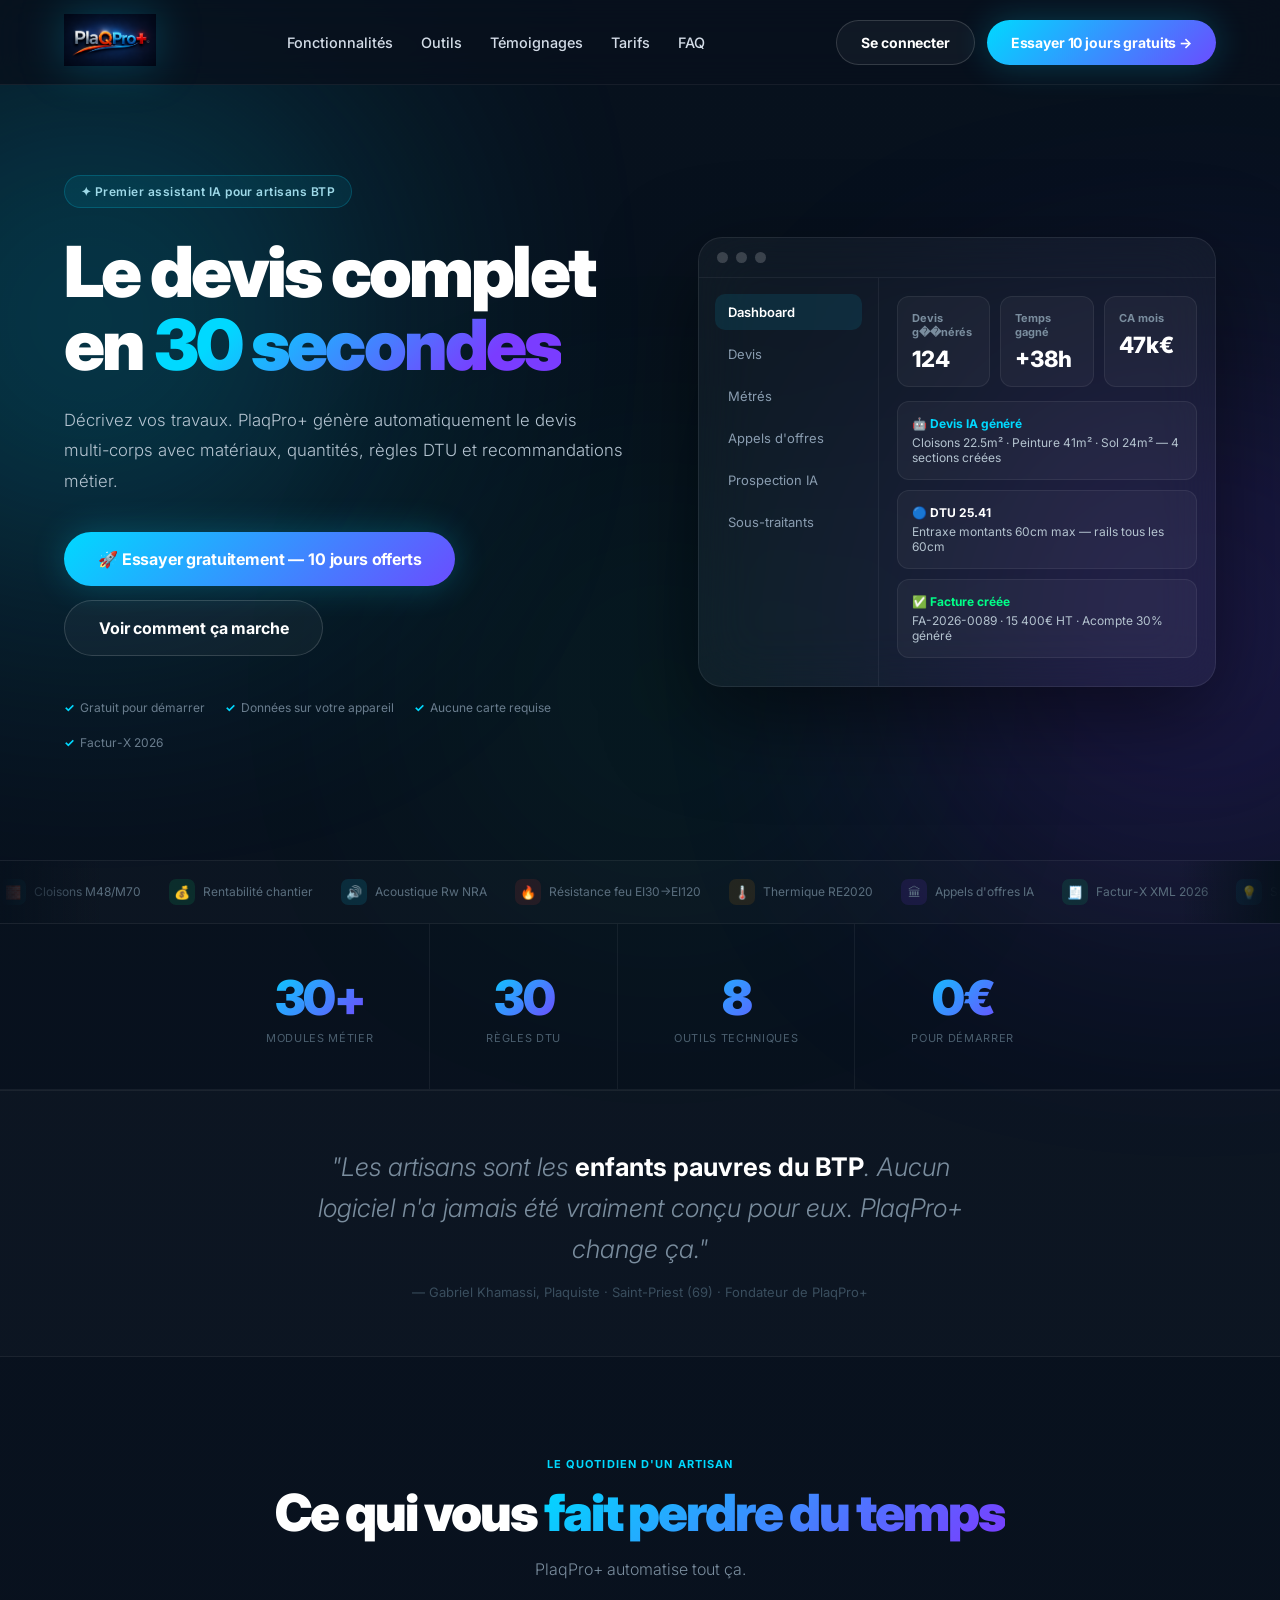
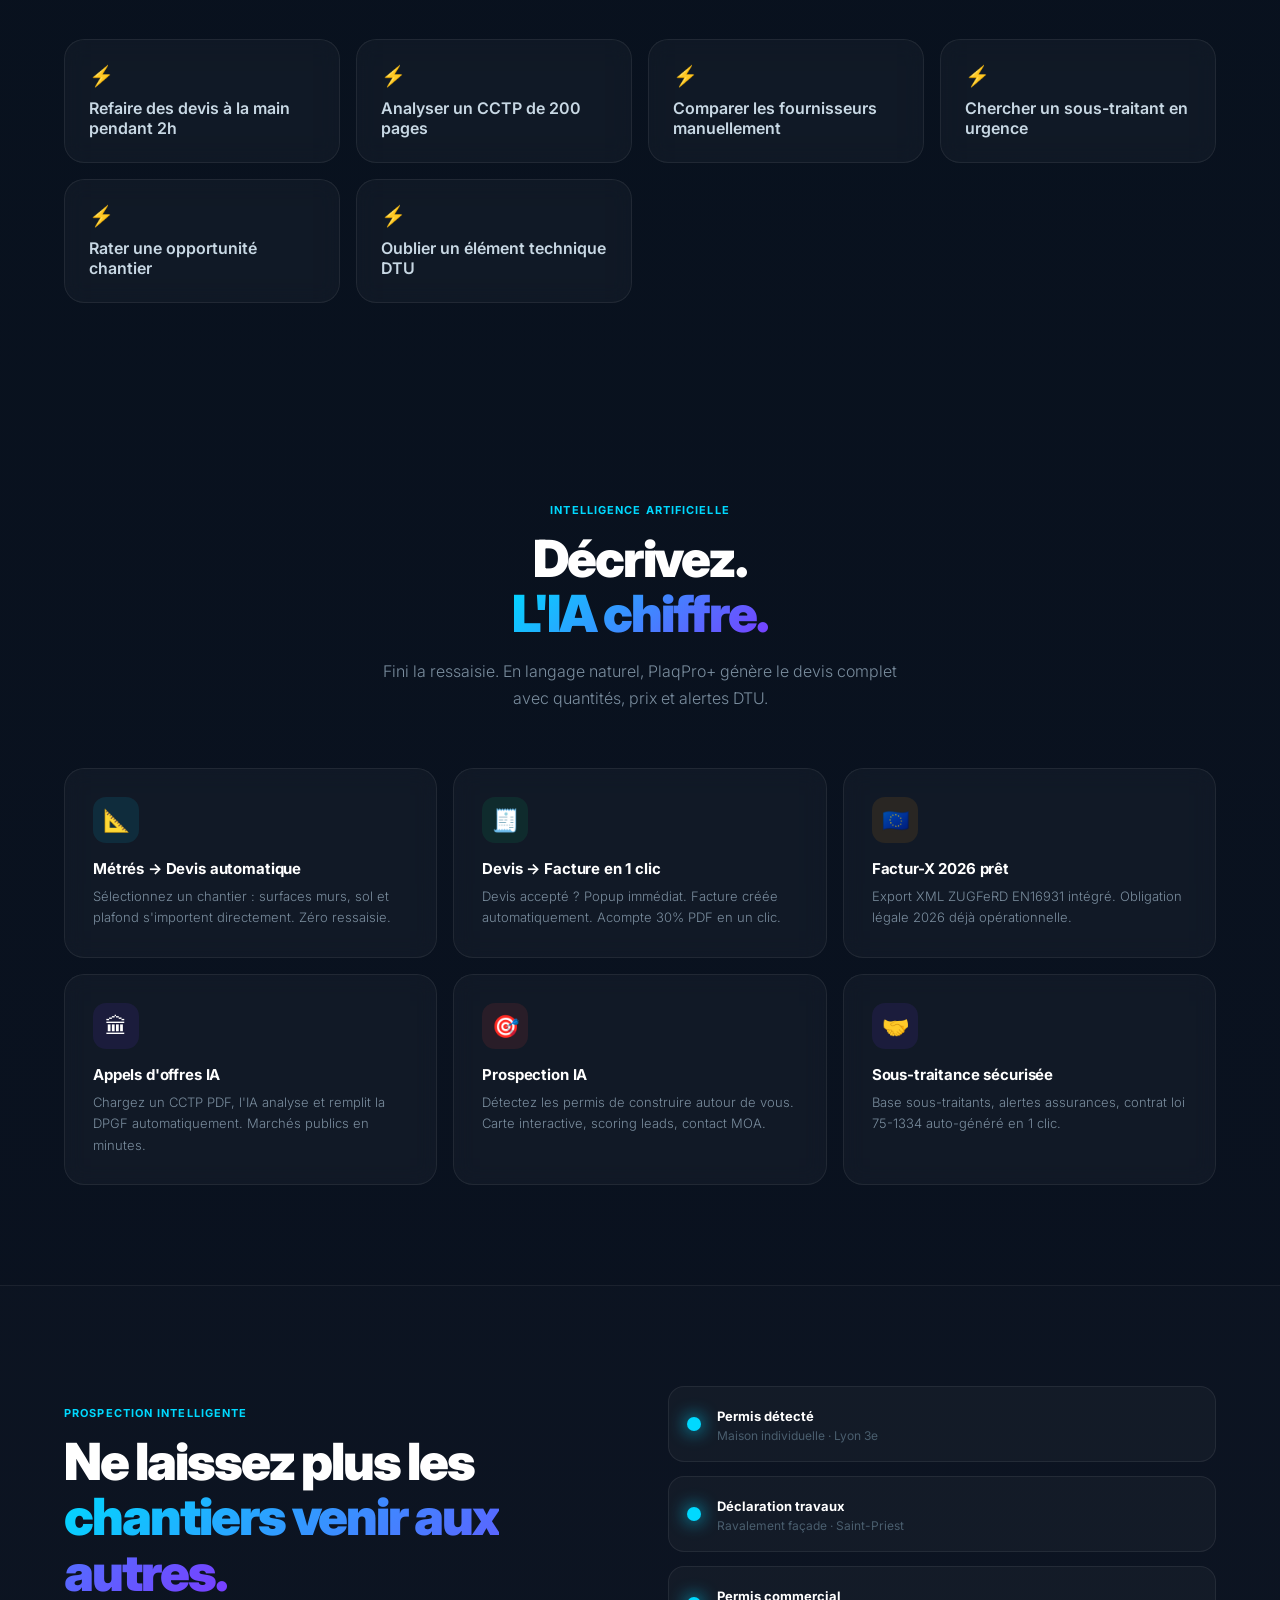
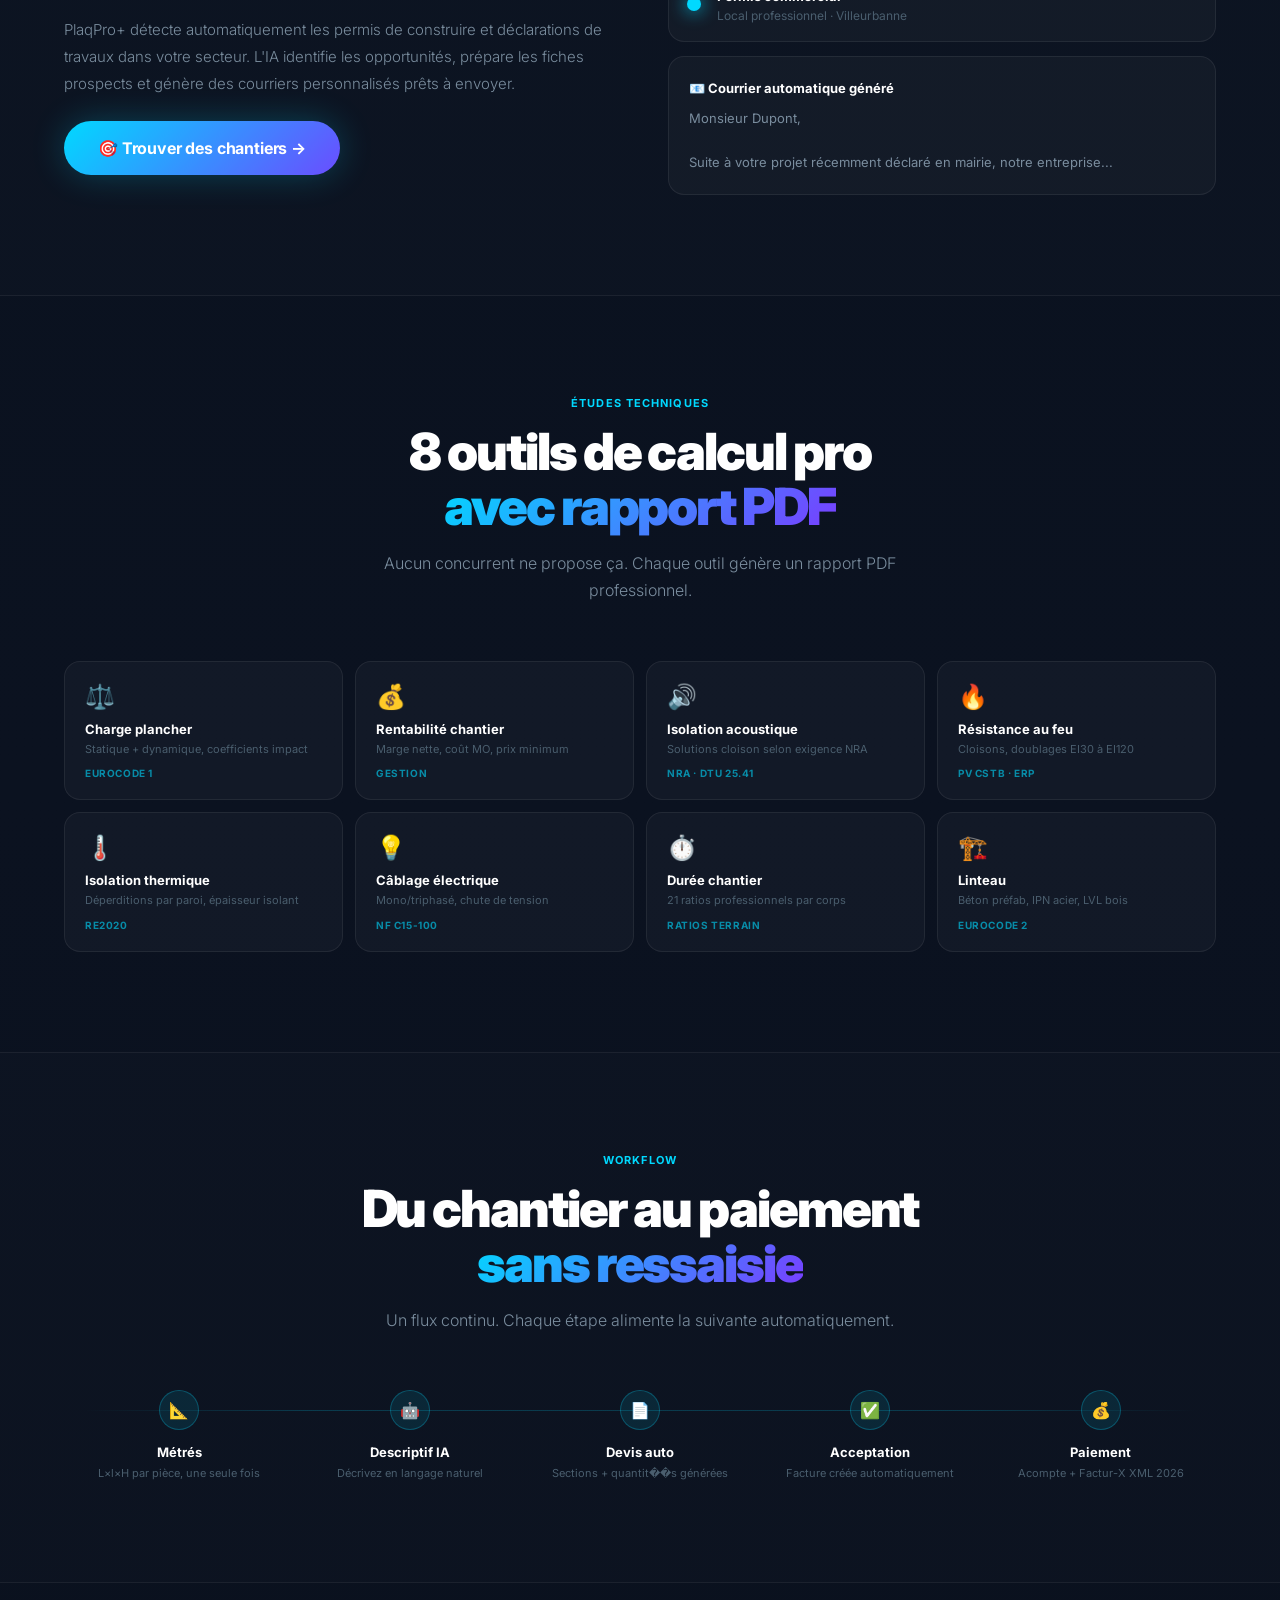
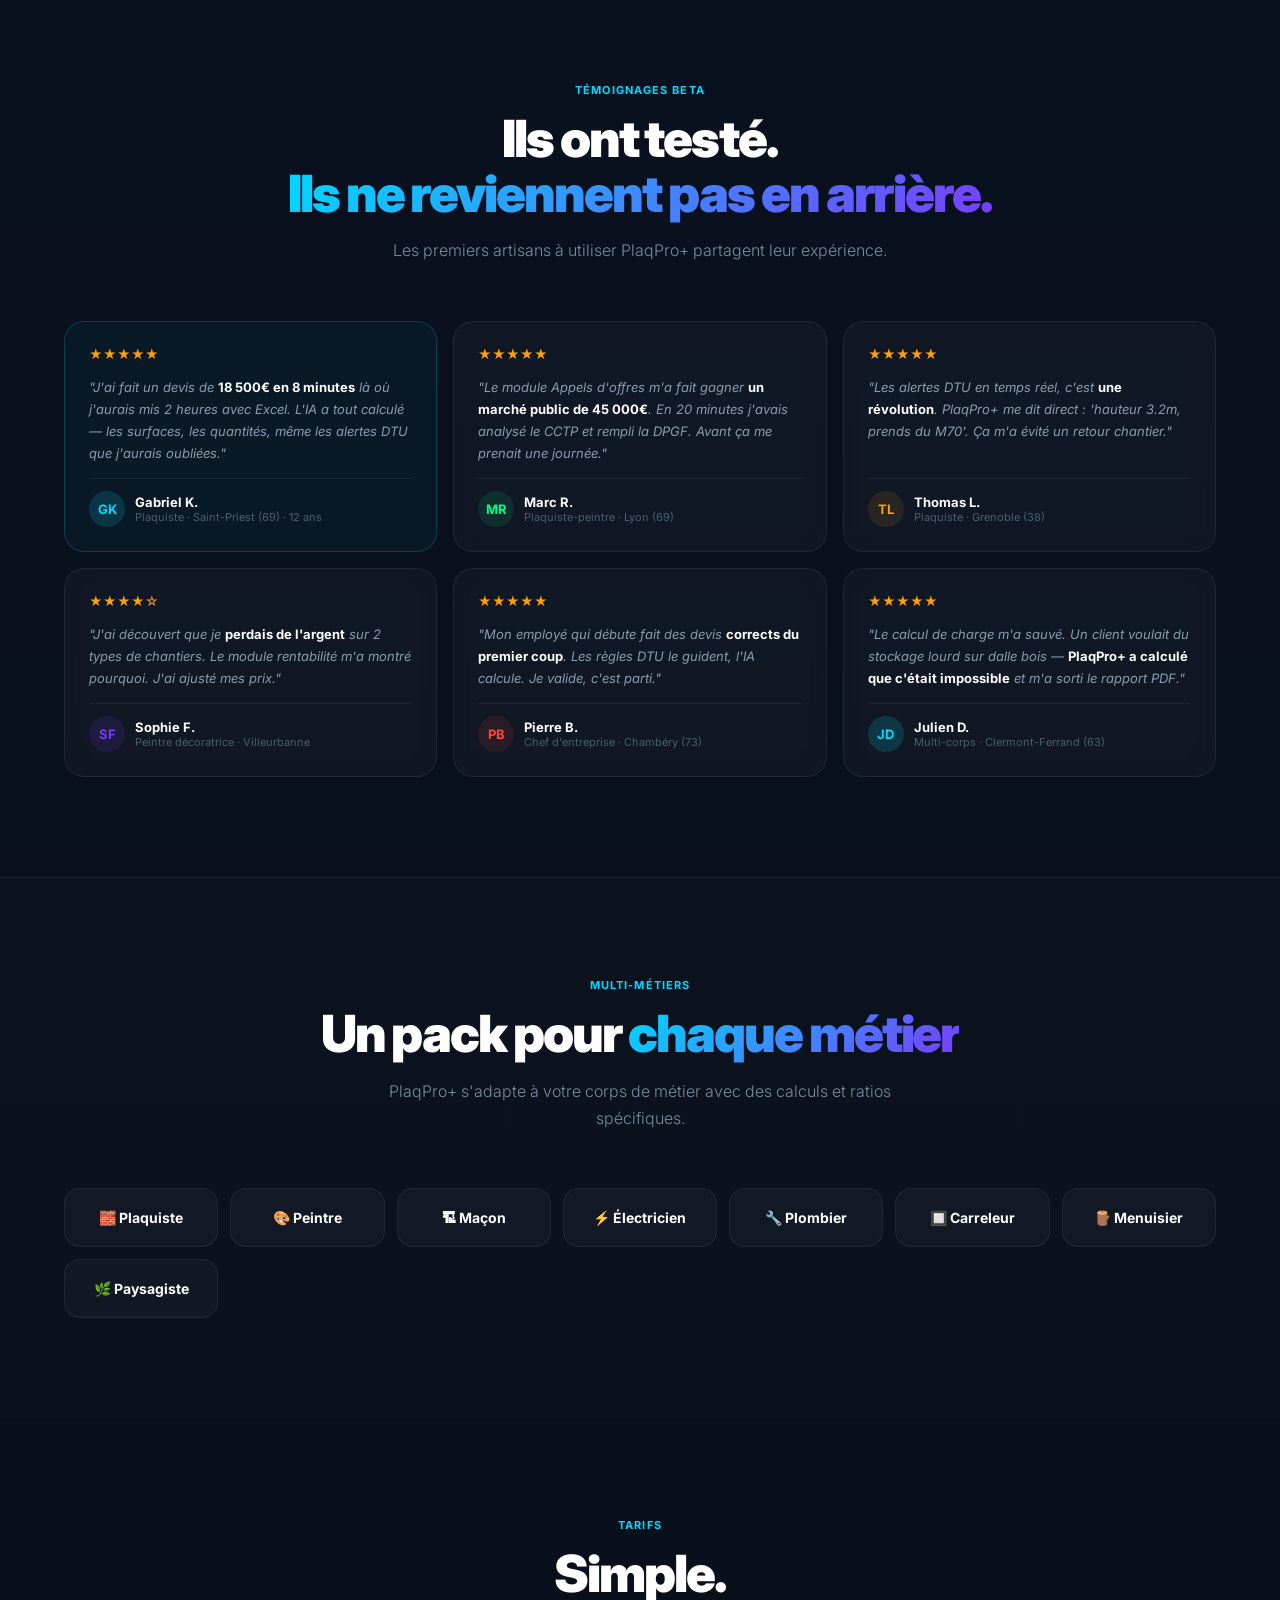
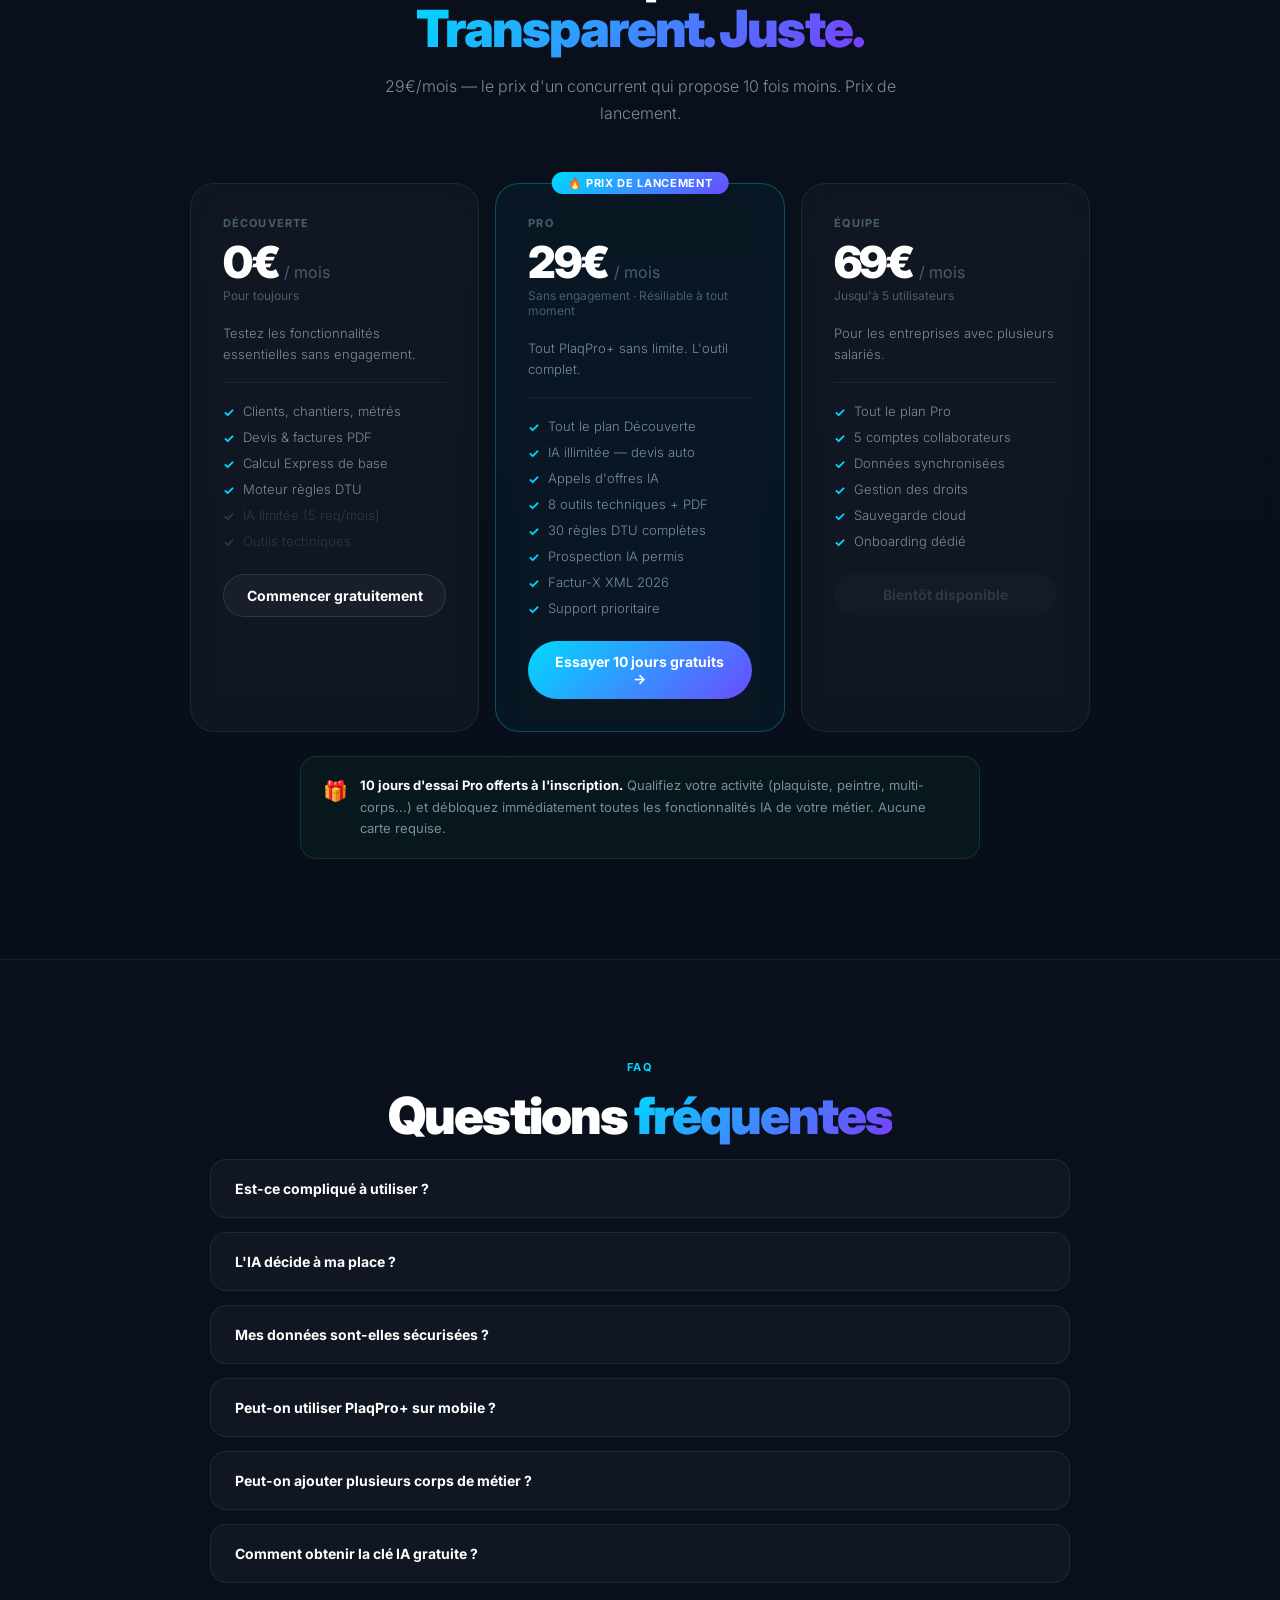
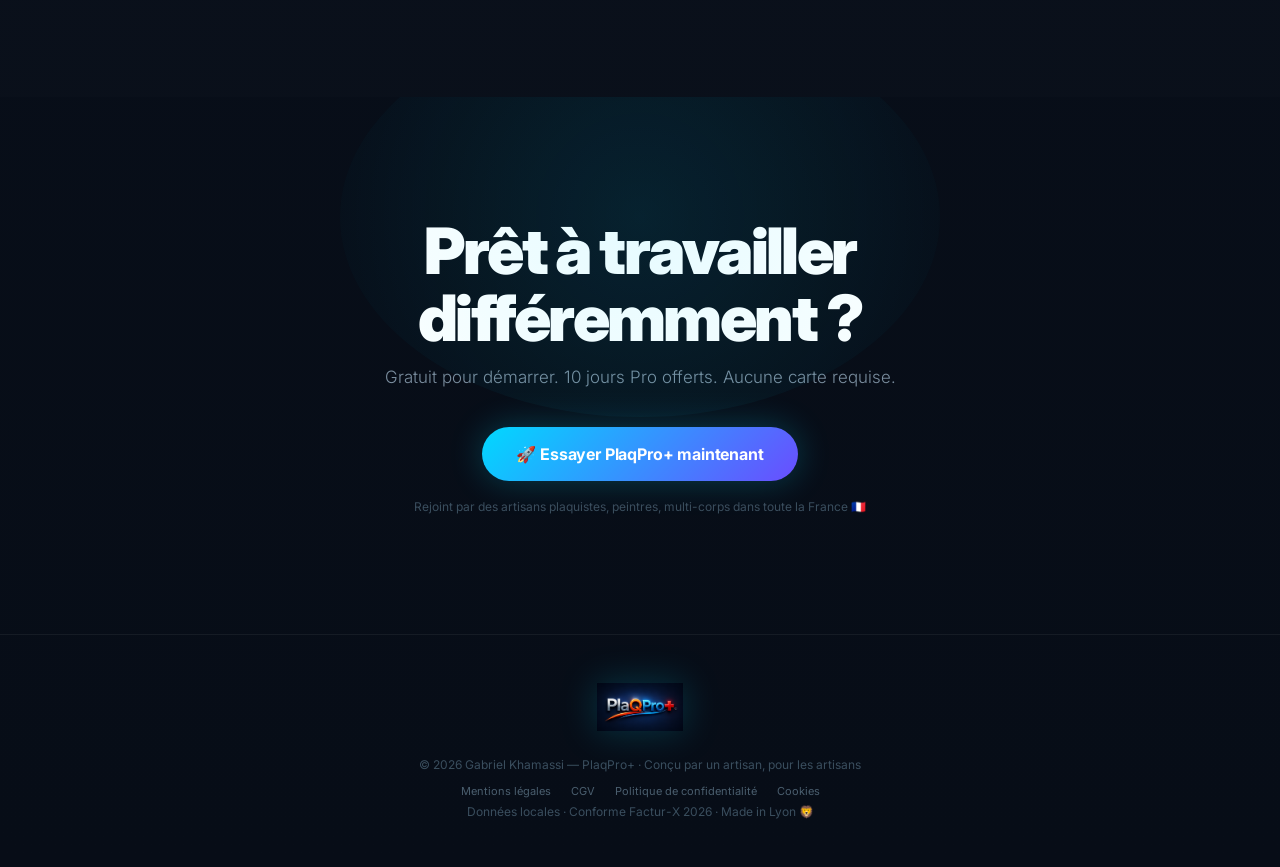
<file: PlaqProLanding/index.html>
<!DOCTYPE html>
<html lang="fr">
<head>
  <meta charset="UTF-8" />
  <meta name="viewport" content="width=device-width, initial-scale=1.0" />
  <title>PlaqPro+ | Le copilote intelligent des artisans du bâtiment</title>
  <meta name="description" content="PlaqPro+ génère votre devis complet en 30 secondes. Règles DTU automatiques, 8 outils techniques, facturation. Conçu par un artisan, pour les artisans." />
  <link rel="preconnect" href="https://fonts.googleapis.com" />
  <link rel="preconnect" href="https://fonts.gstatic.com" crossorigin />
  <link href="https://fonts.googleapis.com/css2?family=Inter:wght@300;400;500;600;700;800;900&display=swap" rel="stylesheet" />
  <style>
    *{margin:0;padding:0;box-sizing:border-box}
    html{scroll-behavior:smooth}
    body{font-family:"Inter",sans-serif;background:linear-gradient(180deg,#07111d 0%,#0b1220 45%,#070d17 100%);color:#fff;overflow-x:hidden;-webkit-font-smoothing:antialiased}
    .container{width:90%;max-width:1400px;margin:0 auto}

    /* GLOWS */
    .bg-glow{position:fixed;border-radius:50%;filter:blur(150px);z-index:-1;opacity:0.32}
    .glow-cyan{width:460px;height:460px;background:#00d9ff;top:90px;left:-140px}
    .glow-violet{width:430px;height:430px;background:#7a3cff;bottom:60px;right:-130px}
    .glow-green{width:300px;height:300px;background:#00ff88;opacity:0.12;top:60%;left:40%}

    /* HEADER */
    .header{position:sticky;top:0;z-index:999;backdrop-filter:blur(18px);background:rgba(8,17,29,0.82);border-bottom:1px solid rgba(255,255,255,0.06)}
    .header.header-scrolled{box-shadow:0 14px 45px rgba(0,0,0,0.38)}
    .nav{display:flex;align-items:center;justify-content:space-between;padding:14px 0}
    .logo{height:52px;filter:drop-shadow(0 0 22px rgba(0,217,255,0.25))}
    .nav-links{display:flex;gap:28px;list-style:none}
    .nav-links a{color:#d3dce7;text-decoration:none;font-weight:500;font-size:0.9rem;transition:0.2s}
    .nav-links a:hover{color:#00d9ff}
    .nav-actions{display:flex;gap:12px}
    @media(max-width:900px){.nav-links{display:none}}
    @media(max-width:640px){.nav-actions{display:none}}

    /* BUTTONS */
    .btn{display:inline-flex;align-items:center;justify-content:center;text-decoration:none;border-radius:980px;font-weight:700;transition:all 0.2s;cursor:pointer;letter-spacing:-0.01em}
    .btn-primary{background:linear-gradient(135deg,#00d9ff,#6a4dff);color:#fff;padding:13px 24px;font-size:14px;box-shadow:0 0 34px rgba(0,217,255,0.24)}
    .btn-primary:hover{transform:translateY(-2px);box-shadow:0 0 48px rgba(0,217,255,0.42)}
    .btn-ghost{padding:13px 24px;color:#fff;border:1px solid rgba(255,255,255,0.15);background:rgba(255,255,255,0.04);font-size:14px}
    .btn-ghost:hover{background:rgba(255,255,255,0.09)}
    .btn-lg{padding:17px 34px;font-size:16px}

    /* HERO */
    .hero{padding:90px 0 110px;position:relative;overflow:hidden}
    .hero-grid{display:grid;grid-template-columns:1.1fr 1fr;gap:64px;align-items:center}
    @media(max-width:1100px){.hero-grid{grid-template-columns:1fr}}
    .hero-pill{display:inline-flex;align-items:center;gap:8px;padding:8px 16px;border-radius:980px;background:rgba(0,217,255,0.08);border:1px solid rgba(0,217,255,0.2);color:#9ed9e8;font-size:12px;font-weight:600;letter-spacing:0.04em;margin-bottom:28px}
    .hero h1{font-size:clamp(2.8rem,5.5vw,4.8rem);line-height:1.03;font-weight:900;margin-bottom:24px;letter-spacing:-0.04em}
    .hero h1 .grad{background:linear-gradient(135deg,#00d9ff 20%,#7a3cff 80%);-webkit-background-clip:text;-webkit-text-fill-color:transparent;background-clip:text}
    .hero-sub{color:#b5c4d1;font-size:1.05rem;line-height:1.8;max-width:560px;margin-bottom:36px;font-weight:300}
    .hero-btns{display:flex;gap:14px;margin-bottom:44px;flex-wrap:wrap}
    .hero-trust{display:flex;gap:20px;flex-wrap:wrap;font-size:12px;color:#6a7d8e}
    .hero-trust-item{display:flex;align-items:center;gap:5px}
    .hero-trust-item::before{content:'✓';color:#00d9ff;font-weight:700}

    /* MOCK DASHBOARD */
    .dashboard-window{background:rgba(255,255,255,0.04);border-radius:24px;border:1px solid rgba(255,255,255,0.08);overflow:hidden;backdrop-filter:blur(28px);box-shadow:0 30px 90px rgba(0,0,0,0.5)}
    .window-dots{display:flex;gap:8px;padding:14px 18px;border-bottom:1px solid rgba(255,255,255,0.06)}
    .window-dots span{width:11px;height:11px;border-radius:50%;background:rgba(255,255,255,0.18)}
    .dash-body{display:grid;grid-template-columns:180px 1fr}
    .dash-sidebar{padding:16px;border-right:1px solid rgba(255,255,255,0.06)}
    .dash-item{padding:10px 13px;border-radius:10px;color:#8a9db0;margin-bottom:6px;font-size:13px}
    .dash-item.active{background:rgba(0,217,255,0.1);color:#fff;font-weight:600}
    .dash-main{padding:18px}
    .dash-metrics{display:flex;gap:10px;margin-bottom:14px}
    .dash-metric{flex:1;background:rgba(255,255,255,0.04);border:1px solid rgba(255,255,255,0.07);border-radius:12px;padding:14px}
    .dash-metric h5{color:#7a8d9e;font-size:11px;margin-bottom:6px}
    .dash-metric strong{font-size:1.4rem;font-weight:800}
    .dash-alert{background:rgba(255,255,255,0.04);border:1px solid rgba(255,255,255,0.07);border-radius:12px;padding:14px;margin-bottom:10px;font-size:12px;color:#b4c3cf}
    .dash-alert strong{color:#fff;display:block;margin-bottom:4px}
    .dash-alert.warn strong{color:#00d9ff}
    .dash-alert.ok strong{color:#00ff88}

    /* MARQUEE */
    .marquee-wrap{border-top:1px solid rgba(255,255,255,0.06);border-bottom:1px solid rgba(255,255,255,0.06);background:rgba(255,255,255,0.02);padding:18px 0;overflow:hidden;position:relative}
    .marquee-wrap::before,.marquee-wrap::after{content:'';position:absolute;top:0;bottom:0;width:100px;z-index:2;pointer-events:none}
    .marquee-wrap::before{left:0;background:linear-gradient(90deg,#07111d,transparent)}
    .marquee-wrap::after{right:0;background:linear-gradient(-90deg,#07111d,transparent)}
    .marquee{display:flex;gap:28px;animation:scroll 30s linear infinite;white-space:nowrap}
    .m-item{display:inline-flex;align-items:center;gap:8px;font-size:12px;color:#5a6e7e;flex-shrink:0}
    .m-icon{width:26px;height:26px;border-radius:7px;display:flex;align-items:center;justify-content:center;font-size:13px}
    .m-icon.c{background:rgba(0,217,255,0.12)}
    .m-icon.g{background:rgba(0,255,136,0.1)}
    .m-icon.v{background:rgba(122,60,255,0.12)}
    .m-icon.o{background:rgba(255,159,10,0.1)}
    @keyframes scroll{0%{transform:translateX(0)}100%{transform:translateX(-50%)}}

    /* NUMBERS */
    .numbers{display:flex;justify-content:center;flex-wrap:wrap;border-bottom:1px solid rgba(255,255,255,0.06)}
    .num{text-align:center;padding:44px 56px;border-right:1px solid rgba(255,255,255,0.06)}
    .num:last-child{border-right:none}
    .num-n{font-size:48px;font-weight:900;letter-spacing:-0.05em;background:linear-gradient(135deg,#00d9ff,#7a3cff);-webkit-background-clip:text;-webkit-text-fill-color:transparent;background-clip:text}
    .num-l{font-size:11px;color:#4a5e6e;margin-top:4px;text-transform:uppercase;letter-spacing:0.06em}
    @media(max-width:600px){.num{padding:28px 30px;border-right:none;border-bottom:1px solid rgba(255,255,255,0.06)}}

    /* SECTIONS */
    section{padding:100px 0}
    .section-tag{font-size:11px;font-weight:700;letter-spacing:0.1em;text-transform:uppercase;color:#00d9ff;display:block;margin-bottom:14px;text-align:center}
    .section-h{font-size:clamp(2rem,4vw,3.2rem);font-weight:900;letter-spacing:-0.04em;line-height:1.08;margin-bottom:16px;text-align:center}
    .section-h .grad{background:linear-gradient(135deg,#00d9ff,#7a3cff);-webkit-background-clip:text;-webkit-text-fill-color:transparent;background-clip:text}
    .section-sub{font-size:16px;color:#7a8d9e;font-weight:300;line-height:1.7;max-width:520px;margin:0 auto 56px;text-align:center}

    /* PAIN */
    .pain-grid{display:grid;grid-template-columns:repeat(auto-fit,minmax(260px,1fr));gap:16px}
    .pain-card{background:rgba(255,255,255,0.03);border:1px solid rgba(255,255,255,0.07);border-radius:20px;padding:24px;font-weight:600;color:#c8d8e4;transition:0.2s;backdrop-filter:blur(10px)}
    .pain-card:hover{transform:translateY(-4px);border-color:rgba(0,217,255,0.2)}
    .pain-card::before{content:'⚡';display:block;font-size:20px;margin-bottom:10px}

    /* FEATURES */
    .features-grid{display:grid;grid-template-columns:repeat(3,1fr);gap:16px}
    @media(max-width:900px){.features-grid{grid-template-columns:repeat(2,1fr)}}
    @media(max-width:560px){.features-grid{grid-template-columns:1fr}}
    .feat{background:rgba(255,255,255,0.03);border:1px solid rgba(255,255,255,0.07);border-radius:20px;padding:28px;transition:0.2s;backdrop-filter:blur(10px)}
    .feat:hover{border-color:rgba(0,217,255,0.2);transform:translateY(-3px)}
    .feat-icon{width:46px;height:46px;border-radius:13px;display:flex;align-items:center;justify-content:center;font-size:22px;margin-bottom:16px}
    .feat-icon.c{background:rgba(0,217,255,0.1)}
    .feat-icon.g{background:rgba(0,255,136,0.08)}
    .feat-icon.o{background:rgba(255,159,10,0.1)}
    .feat-icon.v{background:rgba(122,60,255,0.1)}
    .feat-icon.r{background:rgba(255,69,58,0.1)}
    .feat h4{font-size:15px;font-weight:700;margin-bottom:8px;letter-spacing:-0.01em}
    .feat p{font-size:13px;color:#7a8d9e;line-height:1.65;font-weight:300}

    /* TOOLS */
    .tools-grid{display:grid;grid-template-columns:repeat(4,1fr);gap:12px}
    @media(max-width:900px){.tools-grid{grid-template-columns:repeat(2,1fr)}}
    @media(max-width:480px){.tools-grid{grid-template-columns:1fr}}
    .tool{background:rgba(255,255,255,0.03);border:1px solid rgba(255,255,255,0.07);border-radius:16px;padding:20px;transition:0.2s}
    .tool:hover{border-color:rgba(0,217,255,0.2)}
    .tool-em{font-size:24px;margin-bottom:10px;display:block}
    .tool h5{font-size:13px;font-weight:700;margin-bottom:4px}
    .tool p{font-size:11px;color:#4a5e6e;line-height:1.5}
    .tool-ref{margin-top:10px;font-size:10px;font-weight:700;letter-spacing:0.06em;text-transform:uppercase;color:#00d9ff;opacity:.6}

    /* TEMOIGNAGES */
    .testi-grid{display:grid;grid-template-columns:repeat(3,1fr);gap:16px}
    @media(max-width:900px){.testi-grid{grid-template-columns:repeat(2,1fr)}}
    @media(max-width:560px){.testi-grid{grid-template-columns:1fr}}
    .testi{background:rgba(255,255,255,0.03);border:1px solid rgba(255,255,255,0.07);border-radius:20px;padding:24px;display:flex;flex-direction:column;gap:14px;backdrop-filter:blur(10px)}
    .testi.feat-testi{border-color:rgba(0,217,255,0.2);background:rgba(0,217,255,0.04)}
    .testi-stars{color:#FF9F0A;font-size:13px}
    .testi-text{font-size:13px;color:#8a9db0;line-height:1.7;font-style:italic;flex:1}
    .testi-text strong{color:#fff;font-style:normal}
    .testi-author{display:flex;align-items:center;gap:10px;padding-top:12px;border-top:1px solid rgba(255,255,255,0.06)}
    .testi-av{width:36px;height:36px;border-radius:50%;display:flex;align-items:center;justify-content:center;font-size:13px;font-weight:700;flex-shrink:0}
    .testi-av.c{background:rgba(0,217,255,0.15);color:#00d9ff}
    .testi-av.g{background:rgba(0,255,136,0.1);color:#00ff88}
    .testi-av.o{background:rgba(255,159,10,0.1);color:#FF9F0A}
    .testi-av.v{background:rgba(122,60,255,0.12);color:#7a3cff}
    .testi-av.r{background:rgba(255,69,58,0.1);color:#FF453A}
    .testi-name{font-size:13px;font-weight:700}
    .testi-meta{font-size:11px;color:#4a5e6e}

    /* WORKFLOW */
    .wf{display:flex;position:relative;gap:0}
    .wf::before{content:'';position:absolute;top:20px;left:20px;right:20px;height:1px;background:linear-gradient(90deg,transparent,rgba(0,217,255,0.2) 20%,rgba(0,217,255,0.2) 80%,transparent)}
    .wf-step{flex:1;text-align:center;padding:0 12px;position:relative;z-index:1}
    .wf-num{width:40px;height:40px;border-radius:50%;background:rgba(0,217,255,0.1);border:1px solid rgba(0,217,255,0.25);display:flex;align-items:center;justify-content:center;font-size:16px;margin:0 auto 14px}
    .wf-step h5{font-size:13px;font-weight:700;margin-bottom:5px}
    .wf-step p{font-size:11px;color:#4a5e6e;line-height:1.5}
    @media(max-width:700px){.wf{flex-direction:column;gap:20px}.wf::before{display:none}}

    /* PRICING */
    .pricing-grid{display:grid;grid-template-columns:1fr 1fr 1fr;gap:16px;max-width:900px;margin:0 auto}
    @media(max-width:820px){.pricing-grid{grid-template-columns:1fr}}
    .plan{background:rgba(255,255,255,0.03);border:1px solid rgba(255,255,255,0.07);border-radius:24px;padding:32px;position:relative;backdrop-filter:blur(10px)}
    .plan.pro{border-color:rgba(0,217,255,0.3);background:rgba(0,217,255,0.04)}
    .plan-badge{position:absolute;top:-12px;left:50%;transform:translateX(-50%);background:linear-gradient(135deg,#00d9ff,#6a4dff);color:#fff;font-size:11px;font-weight:700;letter-spacing:0.06em;text-transform:uppercase;padding:4px 16px;border-radius:980px;white-space:nowrap}
    .plan-name{font-size:11px;font-weight:700;letter-spacing:0.1em;text-transform:uppercase;color:#4a5e6e;margin-bottom:10px}
    .plan-price{font-size:44px;font-weight:900;letter-spacing:-0.05em;line-height:1;margin-bottom:4px}
    .plan-price sub{font-size:16px;font-weight:400;color:#4a5e6e;letter-spacing:0;vertical-align:initial}
    .plan-period{font-size:12px;color:#4a5e6e;margin-bottom:20px}
    .plan-desc{font-size:13px;color:#7a8d9e;font-weight:300;line-height:1.6;margin-bottom:20px;padding-bottom:18px;border-bottom:1px solid rgba(255,255,255,0.06)}
    .plan-features{list-style:none;display:flex;flex-direction:column;gap:9px;margin-bottom:24px}
    .plan-features li{display:flex;align-items:flex-start;gap:9px;font-size:13px;color:#7a8d9e;font-weight:300}
    .plan-features li::before{content:'✓';color:#00d9ff;font-weight:700;flex-shrink:0;margin-top:1px}
    .plan-features li.off::before{color:#2a3a4a}
    .plan-features li.off{color:#2a3a4a}
    .plan-btn{display:block;text-align:center;padding:12px 20px;border-radius:980px;font-size:14px;font-weight:700;text-decoration:none;transition:0.2s}
    .plan-btn.primary{background:linear-gradient(135deg,#00d9ff,#6a4dff);color:#fff}
    .plan-btn.primary:hover{opacity:.85}
    .plan-btn.ghost{background:rgba(255,255,255,0.04);border:1px solid rgba(255,255,255,0.1);color:#fff}
    .plan-btn.ghost:hover{background:rgba(255,255,255,0.08)}
    .plan-btn.off{background:rgba(255,255,255,0.02);color:#2a3a4a;pointer-events:none}
    .freemium-note{background:rgba(0,255,136,0.04);border:1px solid rgba(0,255,136,0.15);border-radius:16px;padding:18px 22px;max-width:680px;margin:24px auto 0;display:flex;align-items:flex-start;gap:12px;font-size:13px;line-height:1.65;color:#7a8d9e}

    /* PACKS */
    .packs-grid{display:grid;grid-template-columns:repeat(auto-fit,minmax(150px,1fr));gap:12px}
    .pack-card{background:rgba(255,255,255,0.03);border:1px solid rgba(255,255,255,0.07);border-radius:16px;padding:20px;text-align:center;font-weight:700;font-size:14px;transition:0.2s}
    .pack-card:hover{border-color:rgba(0,217,255,0.2);transform:translateY(-3px)}

    /* FAQ */
    .faq-item{max-width:860px;margin:0 auto 14px;background:rgba(255,255,255,0.03);border:1px solid rgba(255,255,255,0.07);border-radius:16px;overflow:hidden}
    .faq-q{width:100%;padding:20px 24px;background:none;border:none;color:#fff;text-align:left;font-size:14px;font-weight:700;cursor:pointer;font-family:inherit}
    .faq-a{max-height:0;overflow:hidden;transition:0.3s;padding:0 24px;color:#7a8d9e;font-size:13px;line-height:1.7;font-weight:300}
    .faq-item.active .faq-a{max-height:200px;padding:0 24px 20px}

    /* PROSPECTION */
    .prospection-grid{display:grid;grid-template-columns:1fr 1fr;gap:56px;align-items:center}
    @media(max-width:900px){.prospection-grid{grid-template-columns:1fr}}
    .prospect-card{display:flex;align-items:center;gap:16px;background:rgba(255,255,255,0.03);border:1px solid rgba(255,255,255,0.07);border-radius:16px;padding:18px;margin-bottom:14px}
    .pulse-dot{width:14px;height:14px;min-width:14px;border-radius:50%;background:#00d9ff;box-shadow:0 0 18px #00d9ff;animation:pulse 1.8s infinite;flex-shrink:0}
    @keyframes pulse{0%{transform:scale(1);opacity:1}50%{transform:scale(1.35);opacity:.5}100%{transform:scale(1);opacity:1}}
    .letter-preview{background:rgba(255,255,255,0.03);border:1px solid rgba(255,255,255,0.07);border-radius:16px;padding:20px;margin-top:14px;font-size:13px;color:#7a8d9e;line-height:1.7}
    .letter-preview strong{color:#fff;display:block;margin-bottom:8px}

    /* STORY/QUOTE */
    .quote-strip{background:rgba(255,255,255,0.02);border-top:1px solid rgba(255,255,255,0.06);border-bottom:1px solid rgba(255,255,255,0.06);padding:56px 24px;text-align:center}
    .quote-strip blockquote{font-size:clamp(1.1rem,2.5vw,1.6rem);font-weight:300;font-style:italic;color:#7a8d9e;max-width:700px;margin:0 auto 14px;line-height:1.6}
    .quote-strip blockquote em{color:#fff;font-style:normal;font-weight:700}
    .quote-attr{font-size:13px;color:#3a4e5e}

    /* FINAL CTA */
    .final-cta{text-align:center;padding:120px 24px;position:relative;overflow:hidden}
    .final-cta::before{content:'';position:absolute;top:-80px;left:50%;transform:translateX(-50%);width:600px;height:400px;border-radius:50%;background:radial-gradient(circle,rgba(0,217,255,0.1),transparent);pointer-events:none}
    .final-cta h2{font-size:clamp(2.2rem,5vw,4rem);font-weight:900;letter-spacing:-0.04em;line-height:1.05;margin-bottom:16px}
    .final-cta p{font-size:17px;color:#7a8d9e;font-weight:300;margin-bottom:40px}
    .final-cta-note{margin-top:18px;font-size:12px;color:#3a4e5e}

    /* FOOTER */
    footer{padding:48px 0;text-align:center;border-top:1px solid rgba(255,255,255,0.06)}
    .footer-logo{height:48px;margin-bottom:16px;filter:drop-shadow(0 0 18px rgba(0,217,255,0.2))}
    footer p{font-size:12px;color:#3a4e5e;margin-top:6px}

    /* REVEAL */
    .reveal{opacity:0;transform:translateY(30px);transition:all 0.7s ease}
    .reveal.is-visible{opacity:1;transform:translateY(0)}
  </style>
</head>
<body>
  <div class="bg-glow glow-cyan"></div>
  <div class="bg-glow glow-violet"></div>
  <div class="bg-glow glow-green"></div>

  <!-- NAV -->
  <header class="header">
    <div class="container nav">
      <a href="#"><img src="../assets/plaqpro-logo.png" alt="PlaqPro+" class="logo"></a>
      <ul class="nav-links">
        <li><a href="#features">Fonctionnalités</a></li>
        <li><a href="#tools">Outils</a></li>
        <li><a href="#temoignages">Témoignages</a></li>
        <li><a href="#pricing">Tarifs</a></li>
        <li><a href="#faq">FAQ</a></li>
      </ul>
      <div class="nav-actions">
        <a href="https://plaqpro.github.io/plaqpro-web/login.html" class="btn btn-ghost">Se connecter</a>
        <a href="https://plaqpro.github.io/plaqpro-web/login.html" class="btn btn-primary">Essayer 10 jours gratuits →</a>
      </div>
    </div>
  </header>

  <!-- HERO -->
  <section class="hero">
    <div class="container hero-grid">
      <div class="hero-content">
        <div class="hero-pill">✦ Premier assistant IA pour artisans BTP</div>
        <h1>Le devis complet<br>en <span class="grad">30 secondes</span></h1>
        <p class="hero-sub">Décrivez vos travaux. PlaqPro+ génère automatiquement le devis multi-corps avec matériaux, quantités, règles DTU et recommandations métier.</p>
        <div class="hero-btns">
          <a href="https://plaqpro.github.io/plaqpro-web/login.html" class="btn btn-primary btn-lg">🚀 Essayer gratuitement — 10 jours offerts</a>
          <a href="#features" class="btn btn-ghost btn-lg">Voir comment ça marche</a>
        </div>
        <div class="hero-trust">
          <div class="hero-trust-item">Gratuit pour démarrer</div>
          <div class="hero-trust-item">Données sur votre appareil</div>
          <div class="hero-trust-item">Aucune carte requise</div>
          <div class="hero-trust-item">Factur-X 2026</div>
        </div>
      </div>
      <div class="hero-visual reveal">
        <div class="dashboard-window">
          <div class="window-dots"><span></span><span></span><span></span></div>
          <div class="dash-body">
            <aside class="dash-sidebar">
              <div class="dash-item active">Dashboard</div>
              <div class="dash-item">Devis</div>
              <div class="dash-item">Métrés</div>
              <div class="dash-item">Appels d'offres</div>
              <div class="dash-item">Prospection IA</div>
              <div class="dash-item">Sous-traitants</div>
            </aside>
            <div class="dash-main">
              <div class="dash-metrics">
                <div class="dash-metric"><h5>Devis g��nérés</h5><strong>124</strong></div>
                <div class="dash-metric"><h5>Temps gagné</h5><strong>+38h</strong></div>
                <div class="dash-metric"><h5>CA mois</h5><strong>47k€</strong></div>
              </div>
              <div class="dash-alert warn"><strong>🤖 Devis IA généré</strong>Cloisons 22.5m² · Peinture 41m² · Sol 24m² — 4 sections créées</div>
              <div class="dash-alert"><strong>🔵 DTU 25.41</strong>Entraxe montants 60cm max — rails tous les 60cm</div>
              <div class="dash-alert ok"><strong>✅ Facture créée</strong>FA-2026-0089 · 15 400€ HT · Acompte 30% généré</div>
            </div>
          </div>
        </div>
      </div>
    </div>
  </section>

  <!-- MARQUEE -->
  <div class="marquee-wrap">
    <div class="marquee">
      <div class="m-item"><div class="m-icon c">🧱</div>Cloisons M48/M70</div>
      <div class="m-item"><div class="m-icon g">💰</div>Rentabilité chantier</div>
      <div class="m-item"><div class="m-icon c">🔊</div>Acoustique Rw NRA</div>
      <div class="m-item"><div class="m-icon r" style="background:rgba(255,69,58,0.1)">🔥</div>Résistance feu EI30→EI120</div>
      <div class="m-item"><div class="m-icon o">🌡️</div>Thermique RE2020</div>
      <div class="m-item"><div class="m-icon v">🏛</div>Appels d'offres IA</div>
      <div class="m-item"><div class="m-icon g">🧾</div>Factur-X XML 2026</div>
      <div class="m-item"><div class="m-icon c">💡</div>Section câble NF C15-100</div>
      <div class="m-item"><div class="m-icon o">⏱️</div>Durée chantier h/m²</div>
      <div class="m-item"><div class="m-icon v">🏗️</div>Linteau Eurocode 2</div>
      <div class="m-item"><div class="m-icon c">🎯</div>Prospection permis</div>
      <div class="m-item"><div class="m-icon g">📐</div>Métrés automatiques</div>
      <div class="m-item"><div class="m-icon v">🤝</div>Sous-traitants loi 75-1334</div>
      <div class="m-item"><div class="m-icon c">🧱</div>Cloisons M48/M70</div>
      <div class="m-item"><div class="m-icon g">💰</div>Rentabilité chantier</div>
      <div class="m-item"><div class="m-icon c">🔊</div>Acoustique Rw NRA</div>
      <div class="m-item"><div class="m-icon r" style="background:rgba(255,69,58,0.1)">🔥</div>Résistance feu EI30→EI120</div>
      <div class="m-item"><div class="m-icon o">🌡️</div>Thermique RE2020</div>
      <div class="m-item"><div class="m-icon v">🏛</div>Appels d'offres IA</div>
      <div class="m-item"><div class="m-icon g">🧾</div>Factur-X XML 2026</div>
      <div class="m-item"><div class="m-icon c">💡</div>Section câble NF C15-100</div>
      <div class="m-item"><div class="m-icon o">⏱️</div>Durée chantier h/m²</div>
      <div class="m-item"><div class="m-icon v">🏗️</div>Linteau Eurocode 2</div>
      <div class="m-item"><div class="m-icon c">🎯</div>Prospection permis</div>
      <div class="m-item"><div class="m-icon g">📐</div>Métrés automatiques</div>
      <div class="m-item"><div class="m-icon v">🤝</div>Sous-traitants loi 75-1334</div>
    </div>
  </div>

  <!-- NUMBERS -->
  <div class="numbers">
    <div class="num reveal"><div class="num-n">30+</div><div class="num-l">Modules métier</div></div>
    <div class="num reveal"><div class="num-n">30</div><div class="num-l">Règles DTU</div></div>
    <div class="num reveal"><div class="num-n">8</div><div class="num-l">Outils techniques</div></div>
    <div class="num reveal"><div class="num-n">0€</div><div class="num-l">Pour démarrer</div></div>
  </div>

  <!-- QUOTE -->
  <div class="quote-strip">
    <blockquote>"Les artisans sont les <em>enfants pauvres du BTP</em>. Aucun logiciel n'a jamais été vraiment conçu pour eux. PlaqPro+ change ça."</blockquote>
    <div class="quote-attr">— Gabriel Khamassi, Plaquiste · Saint-Priest (69) · Fondateur de PlaqPro+</div>
  </div>

  <!-- PAIN -->
  <section>
    <div class="container">
      <span class="section-tag">Le quotidien d'un artisan</span>
      <h2 class="section-h">Ce qui vous <span class="grad">fait perdre du temps</span></h2>
      <p class="section-sub">PlaqPro+ automatise tout ça.</p>
      <div class="pain-grid">
        <div class="pain-card reveal">Refaire des devis à la main pendant 2h</div>
        <div class="pain-card reveal">Analyser un CCTP de 200 pages</div>
        <div class="pain-card reveal">Comparer les fournisseurs manuellement</div>
        <div class="pain-card reveal">Chercher un sous-traitant en urgence</div>
        <div class="pain-card reveal">Rater une opportunité chantier</div>
        <div class="pain-card reveal">Oublier un élément technique DTU</div>
      </div>
    </div>
  </section>

  <!-- FEATURES -->
  <section id="features">
    <div class="container">
      <span class="section-tag">Intelligence artificielle</span>
      <h2 class="section-h">Décrivez.<br><span class="grad">L'IA chiffre.</span></h2>
      <p class="section-sub">Fini la ressaisie. En langage naturel, PlaqPro+ génère le devis complet avec quantités, prix et alertes DTU.</p>
      <div class="features-grid">
        <div class="feat reveal"><div class="feat-icon c">📐</div><h4>Métrés → Devis automatique</h4><p>Sélectionnez un chantier : surfaces murs, sol et plafond s'importent directement. Zéro ressaisie.</p></div>
        <div class="feat reveal"><div class="feat-icon g">🧾</div><h4>Devis → Facture en 1 clic</h4><p>Devis accepté ? Popup immédiat. Facture créée automatiquement. Acompte 30% PDF en un clic.</p></div>
        <div class="feat reveal"><div class="feat-icon o">🇪🇺</div><h4>Factur-X 2026 prêt</h4><p>Export XML ZUGFeRD EN16931 intégré. Obligation légale 2026 déjà opérationnelle.</p></div>
        <div class="feat reveal"><div class="feat-icon v">🏛</div><h4>Appels d'offres IA</h4><p>Chargez un CCTP PDF, l'IA analyse et remplit la DPGF automatiquement. Marchés publics en minutes.</p></div>
        <div class="feat reveal"><div class="feat-icon r">🎯</div><h4>Prospection IA</h4><p>Détectez les permis de construire autour de vous. Carte interactive, scoring leads, contact MOA.</p></div>
        <div class="feat reveal"><div class="feat-icon v">🤝</div><h4>Sous-traitance sécurisée</h4><p>Base sous-traitants, alertes assurances, contrat loi 75-1334 auto-généré en 1 clic.</p></div>
      </div>
    </div>
  </section>

  <!-- PROSPECTION -->
  <section style="background:rgba(255,255,255,0.01);border-top:1px solid rgba(255,255,255,0.06);border-bottom:1px solid rgba(255,255,255,0.06)">
    <div class="container prospection-grid">
      <div>
        <span class="section-tag" style="text-align:left">Prospection intelligente</span>
        <h2 class="section-h" style="text-align:left">Ne laissez plus les<br><span class="grad">chantiers venir aux autres.</span></h2>
        <p style="color:#7a8d9e;font-size:15px;line-height:1.8;font-weight:300;margin-bottom:24px">PlaqPro+ détecte automatiquement les permis de construire et déclarations de travaux dans votre secteur. L'IA identifie les opportunités, prépare les fiches prospects et génère des courriers personnalisés prêts à envoyer.</p>
        <a href="https://plaqpro.github.io/plaqpro-web/login.html" class="btn btn-primary btn-lg">🎯 Trouver des chantiers →</a>
      </div>
      <div class="reveal">
        <div class="prospect-card"><div class="pulse-dot"></div><div><strong style="font-size:13px">Permis détecté</strong><p style="font-size:12px;color:#4a5e6e;margin-top:3px">Maison individuelle · Lyon 3e</p></div></div>
        <div class="prospect-card"><div class="pulse-dot"></div><div><strong style="font-size:13px">Déclaration travaux</strong><p style="font-size:12px;color:#4a5e6e;margin-top:3px">Ravalement façade · Saint-Priest</p></div></div>
        <div class="prospect-card"><div class="pulse-dot"></div><div><strong style="font-size:13px">Permis commercial</strong><p style="font-size:12px;color:#4a5e6e;margin-top:3px">Local professionnel · Villeurbanne</p></div></div>
        <div class="letter-preview"><strong>📧 Courrier automatique généré</strong>Monsieur Dupont,<br><br>Suite à votre projet récemment déclaré en mairie, notre entreprise...</div>
      </div>
    </div>
  </section>

  <!-- TOOLS -->
  <section id="tools">
    <div class="container">
      <span class="section-tag">Études techniques</span>
      <h2 class="section-h">8 outils de calcul pro<br><span class="grad">avec rapport PDF</span></h2>
      <p class="section-sub">Aucun concurrent ne propose ça. Chaque outil génère un rapport PDF professionnel.</p>
      <div class="tools-grid">
        <div class="tool reveal"><span class="tool-em">⚖️</span><h5>Charge plancher</h5><p>Statique + dynamique, coefficients impact</p><div class="tool-ref">Eurocode 1</div></div>
        <div class="tool reveal"><span class="tool-em">💰</span><h5>Rentabilité chantier</h5><p>Marge nette, coût MO, prix minimum</p><div class="tool-ref">Gestion</div></div>
        <div class="tool reveal"><span class="tool-em">🔊</span><h5>Isolation acoustique</h5><p>Solutions cloison selon exigence NRA</p><div class="tool-ref">NRA · DTU 25.41</div></div>
        <div class="tool reveal"><span class="tool-em">🔥</span><h5>Résistance au feu</h5><p>Cloisons, doublages EI30 à EI120</p><div class="tool-ref">PV CSTB · ERP</div></div>
        <div class="tool reveal"><span class="tool-em">🌡️</span><h5>Isolation thermique</h5><p>Déperditions par paroi, épaisseur isolant</p><div class="tool-ref">RE2020</div></div>
        <div class="tool reveal"><span class="tool-em">💡</span><h5>Câblage électrique</h5><p>Mono/triphasé, chute de tension</p><div class="tool-ref">NF C15-100</div></div>
        <div class="tool reveal"><span class="tool-em">⏱️</span><h5>Durée chantier</h5><p>21 ratios professionnels par corps</p><div class="tool-ref">Ratios terrain</div></div>
        <div class="tool reveal"><span class="tool-em">🏗️</span><h5>Linteau</h5><p>Béton préfab, IPN acier, LVL bois</p><div class="tool-ref">Eurocode 2</div></div>
      </div>
    </div>
  </section>

  <!-- WORKFLOW -->
  <section style="background:rgba(255,255,255,0.01);border-top:1px solid rgba(255,255,255,0.06);border-bottom:1px solid rgba(255,255,255,0.06)">
    <div class="container">
      <span class="section-tag">Workflow</span>
      <h2 class="section-h">Du chantier au paiement<br><span class="grad">sans ressaisie</span></h2>
      <p class="section-sub">Un flux continu. Chaque étape alimente la suivante automatiquement.</p>
      <div class="wf">
        <div class="wf-step"><div class="wf-num">📐</div><h5>Métrés</h5><p>L×l×H par pièce, une seule fois</p></div>
        <div class="wf-step"><div class="wf-num">🤖</div><h5>Descriptif IA</h5><p>Décrivez en langage naturel</p></div>
        <div class="wf-step"><div class="wf-num">📄</div><h5>Devis auto</h5><p>Sections + quantit��s générées</p></div>
        <div class="wf-step"><div class="wf-num">✅</div><h5>Acceptation</h5><p>Facture créée automatiquement</p></div>
        <div class="wf-step"><div class="wf-num">💰</div><h5>Paiement</h5><p>Acompte + Factur-X XML 2026</p></div>
      </div>
    </div>
  </section>

  <!-- TEMOIGNAGES -->
  <section id="temoignages">
    <div class="container">
      <span class="section-tag">Témoignages beta</span>
      <h2 class="section-h">Ils ont testé.<br><span class="grad">Ils ne reviennent pas en arrière.</span></h2>
      <p class="section-sub">Les premiers artisans à utiliser PlaqPro+ partagent leur expérience.</p>
      <div class="testi-grid">
        <div class="testi feat-testi reveal">
          <div class="testi-stars">★★★★★</div>
          <div class="testi-text">"J'ai fait un devis de <strong>18 500€ en 8 minutes</strong> là où j'aurais mis 2 heures avec Excel. L'IA a tout calculé — les surfaces, les quantités, même les alertes DTU que j'aurais oubliées."</div>
          <div class="testi-author"><div class="testi-av c">GK</div><div><div class="testi-name">Gabriel K.</div><div class="testi-meta">Plaquiste · Saint-Priest (69) · 12 ans</div></div></div>
        </div>
        <div class="testi reveal">
          <div class="testi-stars">★★★★★</div>
          <div class="testi-text">"Le module Appels d'offres m'a fait gagner <strong>un marché public de 45 000€</strong>. En 20 minutes j'avais analysé le CCTP et rempli la DPGF. Avant ça me prenait une journée."</div>
          <div class="testi-author"><div class="testi-av g">MR</div><div><div class="testi-name">Marc R.</div><div class="testi-meta">Plaquiste-peintre · Lyon (69)</div></div></div>
        </div>
        <div class="testi reveal">
          <div class="testi-stars">★★★★★</div>
          <div class="testi-text">"Les alertes DTU en temps réel, c'est <strong>une révolution</strong>. PlaqPro+ me dit direct : 'hauteur 3.2m, prends du M70'. Ça m'a évité un retour chantier."</div>
          <div class="testi-author"><div class="testi-av o">TL</div><div><div class="testi-name">Thomas L.</div><div class="testi-meta">Plaquiste · Grenoble (38)</div></div></div>
        </div>
        <div class="testi reveal">
          <div class="testi-stars">★★★★☆</div>
          <div class="testi-text">"J'ai découvert que je <strong>perdais de l'argent</strong> sur 2 types de chantiers. Le module rentabilité m'a montré pourquoi. J'ai ajusté mes prix."</div>
          <div class="testi-author"><div class="testi-av v">SF</div><div><div class="testi-name">Sophie F.</div><div class="testi-meta">Peintre décoratrice · Villeurbanne</div></div></div>
        </div>
        <div class="testi reveal">
          <div class="testi-stars">★★★★★</div>
          <div class="testi-text">"Mon employé qui débute fait des devis <strong>corrects du premier coup</strong>. Les règles DTU le guident, l'IA calcule. Je valide, c'est parti."</div>
          <div class="testi-author"><div class="testi-av r">PB</div><div><div class="testi-name">Pierre B.</div><div class="testi-meta">Chef d'entreprise · Chambéry (73)</div></div></div>
        </div>
        <div class="testi reveal">
          <div class="testi-stars">★★★★★</div>
          <div class="testi-text">"Le calcul de charge m'a sauvé. Un client voulait du stockage lourd sur dalle bois — <strong>PlaqPro+ a calculé que c'était impossible</strong> et m'a sorti le rapport PDF."</div>
          <div class="testi-author"><div class="testi-av c">JD</div><div><div class="testi-name">Julien D.</div><div class="testi-meta">Multi-corps · Clermont-Ferrand (63)</div></div></div>
        </div>
      </div>
    </div>
  </section>

  <!-- PACKS -->
  <section id="packs" style="background:rgba(255,255,255,0.01);border-top:1px solid rgba(255,255,255,0.06)">
    <div class="container">
      <span class="section-tag">Multi-métiers</span>
      <h2 class="section-h">Un pack pour <span class="grad">chaque métier</span></h2>
      <p class="section-sub">PlaqPro+ s'adapte à votre corps de métier avec des calculs et ratios spécifiques.</p>
      <div class="packs-grid">
        <div class="pack-card reveal">🧱 Plaquiste</div>
        <div class="pack-card reveal">🎨 Peintre</div>
        <div class="pack-card reveal">🏗 Maçon</div>
        <div class="pack-card reveal">⚡ Électricien</div>
        <div class="pack-card reveal">🔧 Plombier</div>
        <div class="pack-card reveal">🔲 Carreleur</div>
        <div class="pack-card reveal">🪵 Menuisier</div>
        <div class="pack-card reveal">🌿 Paysagiste</div>
      </div>
    </div>
  </section>

  <!-- PRICING -->
  <section id="pricing">
    <div class="container">
      <span class="section-tag">Tarifs</span>
      <h2 class="section-h">Simple.<br><span class="grad">Transparent. Juste.</span></h2>
      <p class="section-sub">29€/mois — le prix d'un concurrent qui propose 10 fois moins. Prix de lancement.</p>
      <div class="pricing-grid">
        <div class="plan reveal">
          <div class="plan-name">Découverte</div>
          <div class="plan-price">0€ <sub>/ mois</sub></div>
          <div class="plan-period">Pour toujours</div>
          <div class="plan-desc">Testez les fonctionnalités essentielles sans engagement.</div>
          <ul class="plan-features">
            <li>Clients, chantiers, métrés</li>
            <li>Devis &amp; factures PDF</li>
            <li>Calcul Express de base</li>
            <li>Moteur règles DTU</li>
            <li class="off">IA limitée (5 req/mois)</li>
            <li class="off">Outils techniques</li>
          </ul>
          <a href="https://plaqpro.github.io/plaqpro-web/login.html" class="plan-btn ghost">Commencer gratuitement</a>
        </div>
        <div class="plan pro reveal">
          <div class="plan-badge">🔥 Prix de lancement</div>
          <div class="plan-name">Pro</div>
          <div class="plan-price">29€ <sub>/ mois</sub></div>
          <div class="plan-period">Sans engagement · Résiliable à tout moment</div>
          <div class="plan-desc">Tout PlaqPro+ sans limite. L'outil complet.</div>
          <ul class="plan-features">
            <li>Tout le plan Découverte</li>
            <li>IA illimitée — devis auto</li>
            <li>Appels d'offres IA</li>
            <li>8 outils techniques + PDF</li>
            <li>30 règles DTU complètes</li>
            <li>Prospection IA permis</li>
            <li>Factur-X XML 2026</li>
            <li>Support prioritaire</li>
          </ul>
          <a href="https://plaqpro.github.io/plaqpro-web/login.html" class="plan-btn primary">Essayer 10 jours gratuits →</a>
        </div>
        <div class="plan reveal">
          <div class="plan-name">Équipe</div>
          <div class="plan-price">69€ <sub>/ mois</sub></div>
          <div class="plan-period">Jusqu'à 5 utilisateurs</div>
          <div class="plan-desc">Pour les entreprises avec plusieurs salariés.</div>
          <ul class="plan-features">
            <li>Tout le plan Pro</li>
            <li>5 comptes collaborateurs</li>
            <li>Données synchronisées</li>
            <li>Gestion des droits</li>
            <li>Sauvegarde cloud</li>
            <li>Onboarding dédié</li>
          </ul>
          <a href="#" class="plan-btn off">Bientôt disponible</a>
        </div>
      </div>
      <div class="freemium-note reveal">
        <div style="font-size:20px;flex-shrink:0">🎁</div>
        <div><strong style="color:#fff">10 jours d'essai Pro offerts à l'inscription.</strong> Qualifiez votre activité (plaquiste, peintre, multi-corps...) et débloquez immédiatement toutes les fonctionnalités IA de votre métier. Aucune carte requise.</div>
      </div>
    </div>
  </section>

  <!-- FAQ -->
  <section id="faq" style="background:rgba(255,255,255,0.01);border-top:1px solid rgba(255,255,255,0.06)">
    <div class="container">
      <span class="section-tag">FAQ</span>
      <h2 class="section-h">Questions <span class="grad">fréquentes</span></h2>
      <div class="faq-item reveal">
        <button class="faq-q">Est-ce compliqué à utiliser ?</button>
        <div class="faq-a">Non. L'interface est pensée pour une prise en main en moins de 5 minutes. Un onboarding guidé vous accompagne dès la première connexion.</div>
      </div>
      <div class="faq-item reveal">
        <button class="faq-q">L'IA décide à ma place ?</button>
        <div class="faq-a">Jamais. PlaqPro+ est un assistant d'aide à la décision. L'artisan garde toujours le contrôle — l'IA suggère, vous validez.</div>
      </div>
      <div class="faq-item reveal">
        <button class="faq-q">Mes données sont-elles sécurisées ?</button>
        <div class="faq-a">Vos données sont stockées localement sur votre appareil. Aucune donnée client ou financière n'est transmise à des serveurs tiers.</div>
      </div>
      <div class="faq-item reveal">
        <button class="faq-q">Peut-on utiliser PlaqPro+ sur mobile ?</button>
        <div class="faq-a">Oui. PlaqPro+ est optimisé pour mobile avec un mode chantier simplifié pour utilisation sur le terrain.</div>
      </div>
      <div class="faq-item reveal">
        <button class="faq-q">Peut-on ajouter plusieurs corps de métier ?</button>
        <div class="faq-a">Oui, PlaqPro+ couvre 8 corps de métier avec des packs spécifiques : plaquiste, peintre, maçon, électricien, plombier, carreleur, menuisier, paysagiste.</div>
      </div>
      <div class="faq-item reveal">
        <button class="faq-q">Comment obtenir la clé IA gratuite ?</button>
        <div class="faq-a">Rendez-vous sur console.groq.com, créez un compte gratuit, cliquez "Create API Key" et collez la clé dans PlaqPro+. C'est gratuit et prend 2 minutes.</div>
      </div>
    </div>
  </section>

  <!-- FINAL CTA -->
  <div class="final-cta">
    <h2>Prêt à travailler<br><span class="grad">différemment ?</span></h2>
    <p>Gratuit pour démarrer. 10 jours Pro offerts. Aucune carte requise.</p>
    <a href="https://plaqpro.github.io/plaqpro-web/login.html" class="btn btn-primary btn-lg">🚀 Essayer PlaqPro+ maintenant</a>
    <div class="final-cta-note">Rejoint par des artisans plaquistes, peintres, multi-corps dans toute la France 🇫🇷</div>
  </div>

  <!-- FOOTER -->
  <footer>
    <img src="../assets/plaqpro-logo.png" alt="PlaqPro+" class="footer-logo">
    <p>© 2026 Gabriel Khamassi — PlaqPro+ · Conçu par un artisan, pour les artisans</p>
    <div style="margin-top:12px;display:flex;gap:20px;justify-content:center;flex-wrap:wrap">
      <a href="https://plaqpro.github.io/plaqpro-web/login.html" style="color:#4a5e6e;font-size:11px;text-decoration:none">Mentions légales</a>
      <a href="https://plaqpro.github.io/plaqpro-web/login.html" style="color:#4a5e6e;font-size:11px;text-decoration:none">CGV</a>
      <a href="https://plaqpro.github.io/plaqpro-web/login.html" style="color:#4a5e6e;font-size:11px;text-decoration:none">Politique de confidentialité</a>
      <a href="https://plaqpro.github.io/plaqpro-web/login.html" style="color:#4a5e6e;font-size:11px;text-decoration:none">Cookies</a>
    </div>
    <p>Données locales · Conforme Factur-X 2026 · Made in Lyon 🦁</p>
  </footer>

  <script>
    const header = document.querySelector('.header');
    window.addEventListener('scroll', () => {
      header.classList.toggle('header-scrolled', window.scrollY > 40);
    });
    document.querySelectorAll('.faq-item').forEach(item => {
      item.querySelector('.faq-q').addEventListener('click', () => {
        const isActive = item.classList.contains('active');
        document.querySelectorAll('.faq-item').forEach(f => f.classList.remove('active'));
        if (!isActive) item.classList.add('active');
      });
    });
    const observer = new IntersectionObserver(entries => {
      entries.forEach(e => { if (e.isIntersecting) e.target.classList.add('is-visible'); });
    }, { threshold: 0.12 });
    document.querySelectorAll('.reveal').forEach(el => {
      el.classList.add('reveal');
      observer.observe(el);
    });
  </script>
</body>
</html>
</file>
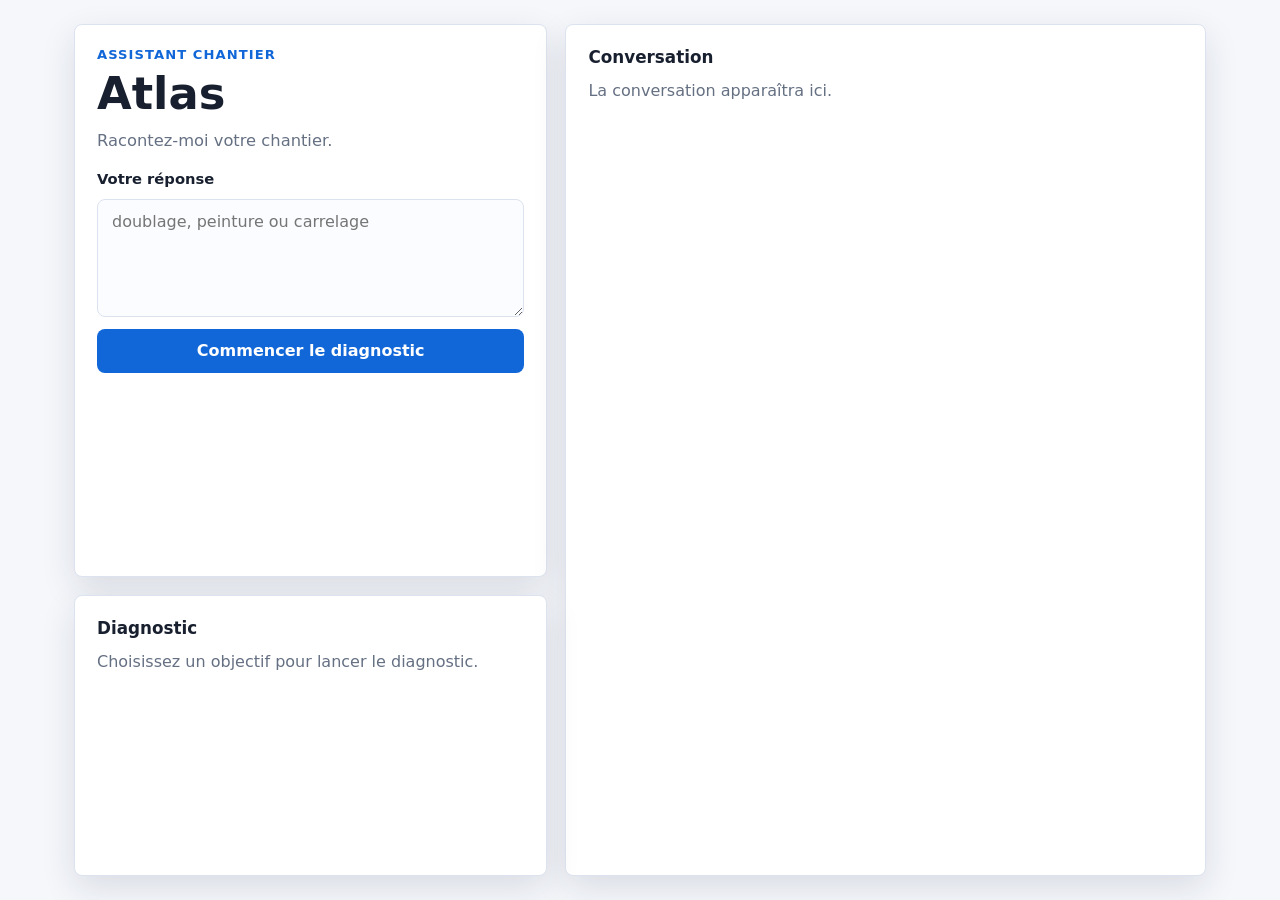
<file: atlas.html>
﻿<!DOCTYPE html>
<html lang="fr">
<head>
  <meta charset="UTF-8">
  <meta name="viewport" content="width=device-width, initial-scale=1.0">
  <title>Atlas - Diagnostic chantier</title>
  <link rel="stylesheet" href="css/atlas.css">
</head>
<body>
  <main class="atlas-shell" aria-labelledby="atlas-title">
    <section class="atlas-panel atlas-intro">
      <p class="atlas-kicker">Assistant chantier</p>
      <h1 id="atlas-title">Atlas</h1>
      <p class="atlas-lead">Racontez-moi votre chantier.</p>
      <form id="atlas-form" class="atlas-form">
        <label class="atlas-label" for="atlas-input">Votre réponse</label>
        <textarea id="atlas-input" rows="4" autocomplete="off" placeholder="doublage, peinture ou carrelage"></textarea>
        <button id="atlas-submit" type="submit">Commencer le diagnostic</button>
      </form>
    </section>

    <section class="atlas-panel atlas-conversation-panel" aria-labelledby="atlas-conversation-title">
      <h2 id="atlas-conversation-title">Conversation</h2>
      <div id="atlas-conversation" class="atlas-conversation" aria-live="polite"></div>
    </section>

    <section class="atlas-panel atlas-diagnostic-panel" aria-labelledby="atlas-diagnostic-title">
      <h2 id="atlas-diagnostic-title">Diagnostic</h2>
      <div id="atlas-diagnostic" class="atlas-diagnostic" aria-live="polite"></div>
    </section>
  </main>

  <script src="js/atlas_ui.js" defer></script>
</body>
</html>
</file>
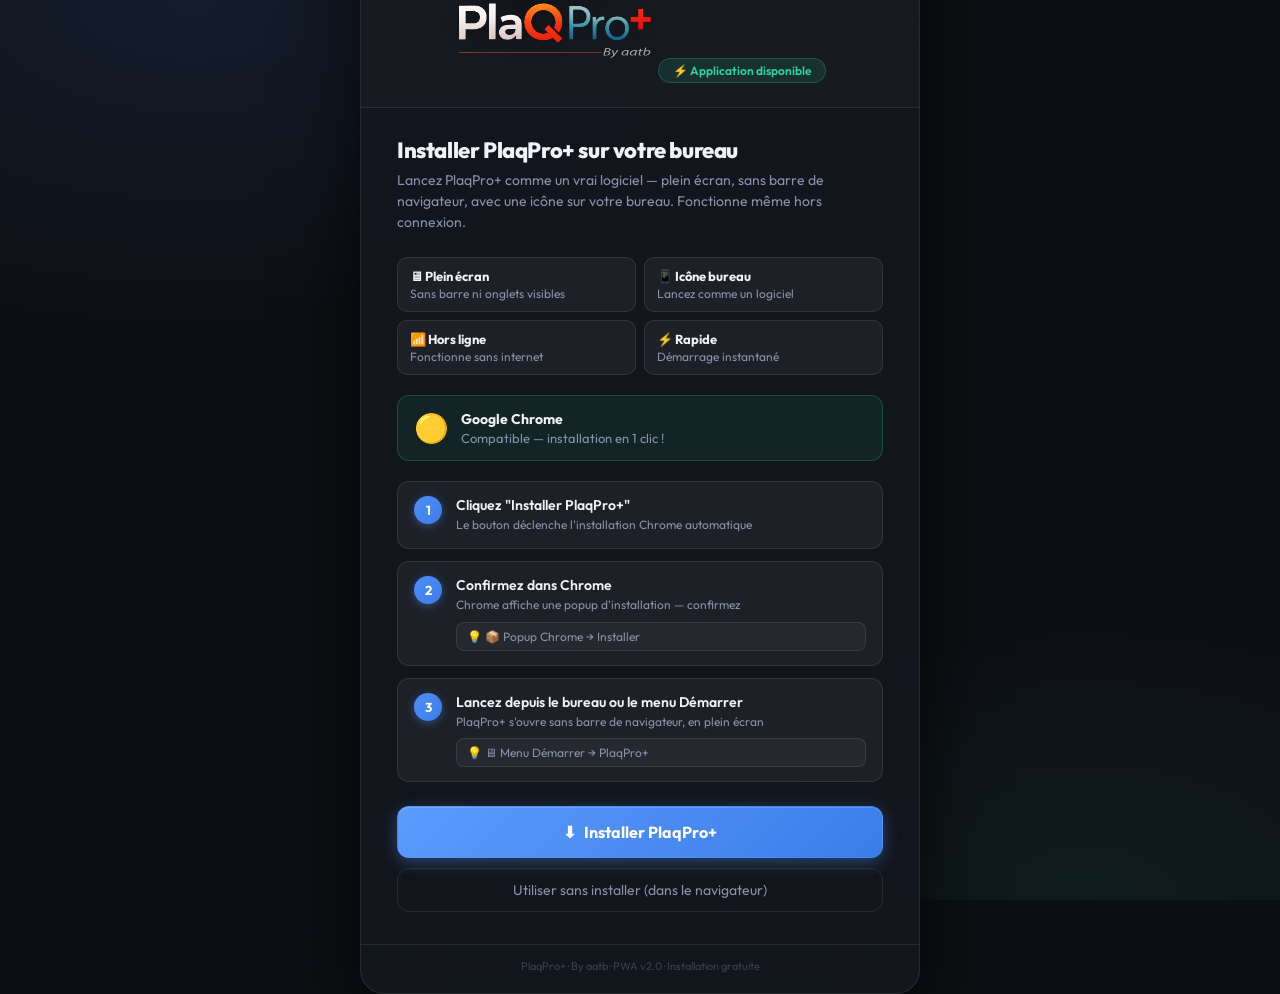
<file: install.html>
<!DOCTYPE html>
<html lang="fr">
<head>
  <meta charset="UTF-8">
  <meta name="viewport" content="width=device-width, initial-scale=1.0">
  <title>Installer PlaqPro+</title>
  <link rel="manifest" href="manifest.json">
  <meta name="theme-color" content="#0D0F14">
  <link href="https://fonts.googleapis.com/css2?family=Outfit:wght@300;400;500;600;700;800&display=swap" rel="stylesheet">
  <style>
    *, *::before, *::after { box-sizing: border-box; margin: 0; padding: 0; }
    :root {
      --accent: #4F8EF7; --green: #2DD4A0; --orange: #FF6B00;
      --red: #F75B5B; --bg: #0D0F14; --text: #F0F2F8; --muted: #8892AA;
      --glass: rgba(255,255,255,0.05); --border: rgba(255,255,255,0.09);
      --font: 'Outfit', sans-serif;
    }
    html, body { height: 100%; font-family: var(--font); background: var(--bg); color: var(--text); -webkit-font-smoothing: antialiased; }
    body {
      display: flex; align-items: center; justify-content: center;
      min-height: 100vh; padding: 20px;
      background-image:
        radial-gradient(ellipse 80% 60% at 15% 0%, rgba(79,142,247,0.10) 0%, transparent 60%),
        radial-gradient(ellipse 60% 50% at 85% 100%, rgba(45,212,160,0.07) 0%, transparent 60%);
    }

    .install-wrap { width: 100%; max-width: 560px; }

    .install-card {
      background: rgba(19,22,30,0.92);
      backdrop-filter: blur(32px);
      border: 1px solid var(--border);
      border-radius: 24px;
      box-shadow: 0 24px 80px rgba(0,0,0,0.7);
      overflow: hidden;
      position: relative;
    }
    .install-card::before {
      content: ''; position: absolute; top: 0; left: 0; right: 0; height: 1px;
      background: linear-gradient(90deg, transparent, rgba(255,255,255,0.15), transparent);
    }

    .install-header {
      padding: 32px 36px 24px;
      text-align: center;
      border-bottom: 1px solid var(--border);
      background: rgba(255,255,255,0.02);
    }

    .install-header img { width: 200px; height: auto; filter: drop-shadow(0 4px 12px rgba(0,0,0,0.5)); margin-bottom: 12px; }

    .install-badge {
      display: inline-flex; align-items: center; gap: 6px;
      padding: 4px 14px; border-radius: 20px; font-size: 12px; font-weight: 600;
      background: rgba(45,212,160,0.12); color: var(--green);
      border: 1px solid rgba(45,212,160,0.25);
    }

    .install-body { padding: 28px 36px 32px; }

    .install-title { font-size: 22px; font-weight: 800; margin-bottom: 6px; letter-spacing: -0.4px; }
    .install-sub   { font-size: 14px; color: var(--muted); margin-bottom: 24px; line-height: 1.5; }

    /* Détection navigateur */
    .nav-detect {
      background: rgba(79,142,247,0.08);
      border: 1px solid rgba(79,142,247,0.2);
      border-radius: 12px;
      padding: 14px 16px;
      margin-bottom: 20px;
      display: flex; align-items: center; gap: 12px;
    }
    .nav-detect-icon { font-size: 28px; flex-shrink: 0; }
    .nav-detect-text { font-size: 13px; color: var(--muted); }
    .nav-detect-text strong { color: var(--text); display: block; margin-bottom: 2px; font-size: 14px; }

    /* Étapes */
    .steps { display: flex; flex-direction: column; gap: 12px; margin-bottom: 24px; }

    .step {
      display: flex; align-items: flex-start; gap: 14px;
      padding: 14px 16px;
      background: var(--glass);
      border: 1px solid var(--border);
      border-radius: 12px;
      transition: border-color 0.15s;
    }
    .step:hover { border-color: rgba(255,255,255,0.15); }

    .step-num {
      width: 28px; height: 28px; border-radius: 50%; flex-shrink: 0;
      background: linear-gradient(135deg, var(--accent), #3B7DE8);
      color: white; font-size: 13px; font-weight: 700;
      display: flex; align-items: center; justify-content: center;
      box-shadow: 0 2px 8px rgba(79,142,247,0.4);
    }
    .step-content { flex: 1; }
    .step-titre { font-size: 14px; font-weight: 600; margin-bottom: 3px; }
    .step-detail { font-size: 12px; color: var(--muted); line-height: 1.4; }

    .step-img {
      display: flex; align-items: center; gap: 6px; margin-top: 8px;
      padding: 6px 10px; background: rgba(255,255,255,0.04);
      border-radius: 8px; border: 1px solid var(--border);
      font-size: 12px; color: var(--muted);
    }

    /* Boutons */
    .btn-install {
      width: 100%; height: 52px;
      background: linear-gradient(135deg, #5B9BFF, #3B7DE8);
      color: white; border: 1px solid rgba(79,142,247,0.3);
      border-radius: 12px; font-family: var(--font); font-size: 16px; font-weight: 700;
      cursor: pointer; transition: all 0.18s ease;
      box-shadow: 0 4px 16px rgba(79,142,247,0.4), inset 0 1px 0 rgba(255,255,255,0.15);
      display: flex; align-items: center; justify-content: center; gap: 8px;
    }
    .btn-install:hover {
      background: linear-gradient(135deg, #6BABFF, #4F8EF7);
      box-shadow: 0 6px 25px rgba(79,142,247,0.55);
      transform: translateY(-1px);
    }
    .btn-install:disabled { opacity: 0.4; cursor: default; transform: none; }

    .btn-skip {
      width: 100%; height: 44px; margin-top: 10px;
      background: none; border: 1px solid var(--border);
      border-radius: 12px; font-family: var(--font); font-size: 14px;
      color: var(--muted); cursor: pointer; transition: all 0.15s;
    }
    .btn-skip:hover { border-color: rgba(255,255,255,0.2); color: var(--text); }

    /* Succès */
    .install-success {
      display: none; text-align: center; padding: 20px;
    }
    .install-success.visible { display: block; }
    .success-icon { font-size: 52px; margin-bottom: 12px; }
    .success-title { font-size: 20px; font-weight: 800; margin-bottom: 8px; }
    .success-sub { font-size: 14px; color: var(--muted); margin-bottom: 20px; }

    /* Avantages */
    .avantages {
      display: grid; grid-template-columns: 1fr 1fr;
      gap: 8px; margin-bottom: 20px;
    }
    .avantage {
      padding: 10px 12px;
      background: var(--glass); border: 1px solid var(--border);
      border-radius: 10px; font-size: 12px; color: var(--muted);
    }
    .avantage strong { color: var(--text); display: block; font-size: 13px; margin-bottom: 2px; }

    .install-footer {
      padding: 14px 36px 20px;
      text-align: center; font-size: 11px;
      color: rgba(136,146,170,0.35);
      border-top: 1px solid var(--border);
    }
  </style>
</head>
<body>

<div class="install-wrap">
  <div class="install-card">

    <div class="install-header">
      <img src="assets/logo_plaqpro.png" alt="PlaqPro+"
        onerror="this.style.display='none';document.getElementById('logo-fb').style.display='block'">
      <div id="logo-fb" style="display:none;font-size:32px;font-weight:900;background:linear-gradient(135deg,#4F8EF7,#2DD4A0);-webkit-background-clip:text;-webkit-text-fill-color:transparent;margin-bottom:12px">PlaQPro+</div>
      <div class="install-badge">⚡ Application disponible</div>
    </div>

    <div class="install-body">
      <div class="install-title">Installer PlaqPro+ sur votre bureau</div>
      <div class="install-sub">
        Lancez PlaqPro+ comme un vrai logiciel — plein écran, sans barre de navigateur, 
        avec une icône sur votre bureau. Fonctionne même hors connexion.
      </div>

      <!-- Avantages -->
      <div class="avantages">
        <div class="avantage"><strong>🖥 Plein écran</strong>Sans barre ni onglets visibles</div>
        <div class="avantage"><strong>📱 Icône bureau</strong>Lancez comme un logiciel</div>
        <div class="avantage"><strong>📶 Hors ligne</strong>Fonctionne sans internet</div>
        <div class="avantage"><strong>⚡ Rapide</strong>Démarrage instantané</div>
      </div>

      <!-- Navigateur détecté -->
      <div class="nav-detect" id="nav-detect">
        <div class="nav-detect-icon" id="nav-icon">🌐</div>
        <div class="nav-detect-text">
          <strong id="nav-nom">Détection en cours...</strong>
          <span id="nav-msg">Analyse de votre navigateur</span>
        </div>
      </div>

      <!-- Étapes selon navigateur -->
      <div class="steps" id="steps-container"></div>

      <!-- Succès installation -->
      <div class="install-success" id="install-success">
        <div class="success-icon">🎉</div>
        <div class="success-title">PlaqPro+ est installé !</div>
        <div class="success-sub">Cherchez l'icône PlaqPro+ sur votre bureau ou dans vos applications.</div>
        <button class="btn-install" onclick="window.location.href='login.html'">
          🚀 Lancer PlaqPro+
        </button>
      </div>

      <!-- Bouton installer -->
      <div id="install-actions">
        <button class="btn-install" id="btn-install" onclick="Installer.lancer()">
          <span id="btn-install-icon">⬇</span>
          <span id="btn-install-text">Installer PlaqPro+</span>
        </button>
        <button class="btn-skip" onclick="window.location.href='login.html'">
          Utiliser sans installer (dans le navigateur)
        </button>
      </div>

    </div>

    <div class="install-footer">
      PlaqPro+ · By aatb · PWA v2.0 · Installation gratuite
    </div>
  </div>
</div>

<script>
const Installer = {

  _deferredPrompt: null,
  _navigateur: null,

  init() {
    this.detecterNavigateur();
    this.enregistrerSW();

    // Capturer l'événement d'installation Chrome/Edge
    window.addEventListener('beforeinstallprompt', e => {
      e.preventDefault();
      this._deferredPrompt = e;
      document.getElementById('btn-install').disabled = false;
      document.getElementById('btn-install-icon').textContent = '⬇';
    });

    // Détecter si déjà installé
    window.addEventListener('appinstalled', () => {
      this.afficherSucces();
    });
  },

  detecterNavigateur() {
    const ua = navigator.userAgent.toLowerCase();
    let nav = { nom: 'Navigateur', icon: '🌐', compatible: false, etapes: [] };

    if (ua.includes('edg/')) {
      nav = {
        nom: 'Microsoft Edge', icon: '🔷', compatible: true,
        msg: 'Compatible — installation en 1 clic !',
        etapes: [
          { titre: 'Cliquez "Installer PlaqPro+"', detail: 'Le bouton ci-dessous déclenche l\'installation automatique', img: null },
          { titre: 'Confirmez dans la boîte de dialogue Edge', detail: 'Edge vous demande confirmation — cliquez "Installer"', img: '📦 Boîte de dialogue → Installer' },
          { titre: 'PlaqPro+ apparaît sur votre bureau', detail: 'L\'icône est ajoutée et l\'app s\'ouvre en plein écran', img: '🖥 Icône sur le bureau Windows' },
        ]
      };
    } else if (ua.includes('chrome') && !ua.includes('edg')) {
      nav = {
        nom: 'Google Chrome', icon: '🟡', compatible: true,
        msg: 'Compatible — installation en 1 clic !',
        etapes: [
          { titre: 'Cliquez "Installer PlaqPro+"', detail: 'Le bouton déclenche l\'installation Chrome automatique', img: null },
          { titre: 'Confirmez dans Chrome', detail: 'Chrome affiche une popup d\'installation — confirmez', img: '📦 Popup Chrome → Installer' },
          { titre: 'Lancez depuis le bureau ou le menu Démarrer', detail: 'PlaqPro+ s\'ouvre sans barre de navigateur, en plein écran', img: '🖥 Menu Démarrer → PlaqPro+' },
        ]
      };
    } else if (ua.includes('firefox')) {
      nav = {
        nom: 'Mozilla Firefox', icon: '🦊', compatible: false,
        msg: 'Firefox ne supporte pas l\'installation PWA — utilisez Chrome ou Edge',
        etapes: [
          { titre: '⚠️ Firefox non compatible', detail: 'Firefox ne permet pas d\'installer les PWA. Nous recommandons Edge ou Chrome pour l\'installation.', img: null },
          { titre: 'Téléchargez Microsoft Edge (gratuit)', detail: 'Edge est intégré à Windows 11 — cherchez "Edge" dans le menu Démarrer', img: '🔷 Télécharger Edge : microsoft.com/edge' },
          { titre: 'Revenez sur cette page dans Edge', detail: 'Copiez l\'URL et ouvrez-la dans Edge pour installer PlaqPro+', img: null },
          { titre: 'Ou utilisez Firefox sans installer', detail: 'Cliquez "Utiliser sans installer" ci-dessous pour accéder normalement', img: null },
        ]
      };
    } else if (ua.includes('safari')) {
      nav = {
        nom: 'Safari', icon: '🧭', compatible: true,
        msg: 'Compatible via "Ajouter à l\'écran d\'accueil"',
        etapes: [
          { titre: 'Appuyez sur le bouton Partager', detail: 'Icône carrée avec flèche en bas de l\'écran Safari', img: '⬆ Bouton Partager en bas' },
          { titre: 'Sélectionnez "Sur l\'écran d\'accueil"', detail: 'Faites défiler la liste — cherchez cette option', img: '📱 Sur l\'écran d\'accueil' },
          { titre: 'Confirmez et lancez', detail: 'L\'icône PlaqPro+ apparaît sur votre écran d\'accueil', img: '🏠 Icône sur l\'écran d\'accueil' },
        ]
      };
    } else {
      nav = {
        nom: 'Navigateur non reconnu', icon: '🌐', compatible: false,
        msg: 'Pour la meilleure expérience, utilisez Chrome ou Edge',
        etapes: [
          { titre: 'Recommandation : utilisez Edge ou Chrome', detail: 'Ces navigateurs permettent l\'installation en plein écran', img: null },
          { titre: 'Ou continuez dans votre navigateur actuel', detail: 'L\'application fonctionne normalement sans installation', img: null },
        ]
      };
    }

    this._navigateur = nav;
    this.afficherNavigateur(nav);
  },

  afficherNavigateur(nav) {
    document.getElementById('nav-icon').textContent = nav.icon;
    document.getElementById('nav-nom').textContent = nav.nom;
    document.getElementById('nav-msg').textContent = nav.msg || '';

    // Changer couleur selon compatibilité
    const detect = document.getElementById('nav-detect');
    if (nav.compatible) {
      detect.style.background = 'rgba(45,212,160,0.08)';
      detect.style.borderColor = 'rgba(45,212,160,0.25)';
    } else {
      detect.style.background = 'rgba(247,166,79,0.08)';
      detect.style.borderColor = 'rgba(247,166,79,0.25)';
    }

    // Afficher les étapes
    const container = document.getElementById('steps-container');
    container.innerHTML = nav.etapes.map((e, i) => `
      <div class="step">
        <div class="step-num">${i + 1}</div>
        <div class="step-content">
          <div class="step-titre">${e.titre}</div>
          <div class="step-detail">${e.detail}</div>
          ${e.img ? '<div class="step-img">💡 ' + e.img + '</div>' : ''}
        </div>
      </div>
    `).join('');

    // Désactiver bouton si Firefox
    if (nav.nom.includes('Firefox')) {
      const btn = document.getElementById('btn-install');
      btn.disabled = true;
      btn.style.opacity = '0.4';
      document.getElementById('btn-install-text').textContent = 'Non disponible sur Firefox';
    }
  },

  async lancer() {
    if (this._deferredPrompt) {
      // Chrome/Edge — installation native
      this._deferredPrompt.prompt();
      const { outcome } = await this._deferredPrompt.userChoice;
      this._deferredPrompt = null;
      if (outcome === 'accepted') this.afficherSucces();
    } else if (navigator.userAgent.includes('Safari') && !navigator.userAgent.includes('Chrome')) {
      // Safari — instructions manuelles
      this.afficherInstructionsSafari();
    } else {
      // Fallback — ouvrir l'app
      window.location.href = 'login.html';
    }
  },

  afficherInstructionsSafari() {
    const container = document.getElementById('steps-container');
    if (container) {
      container.innerHTML = [
        { titre: 'Ouvrez le partage Safari', detail: 'Appuyez sur le bouton Partager dans la barre Safari' },
        { titre: 'Ajoutez à l’écran d’accueil', detail: 'Sélectionnez l’option Sur l’écran d’accueil' },
        { titre: 'Confirmez l’installation', detail: 'Validez pour retrouver PlaqPro+ comme une application' },
      ].map((e, i) => `
        <div class="step">
          <div class="step-num">${i + 1}</div>
          <div class="step-content">
            <div class="step-titre">${e.titre}</div>
            <div class="step-detail">${e.detail}</div>
          </div>
        </div>
      `).join('');
    }

    const text = document.getElementById('btn-install-text');
    if (text) text.textContent = 'Instructions Safari affichées';
  },

  afficherSucces() {
    document.getElementById('install-actions').style.display = 'none';
    document.getElementById('steps-container').style.display = 'none';
    document.getElementById('install-success').classList.add('visible');
  },

  enregistrerSW() {
    if ('serviceWorker' in navigator) {
      navigator.serviceWorker.register('sw.js')
        .catch(() => {});
    }
  },
};

Installer.init();
</script>

</body>
</html>
</file>
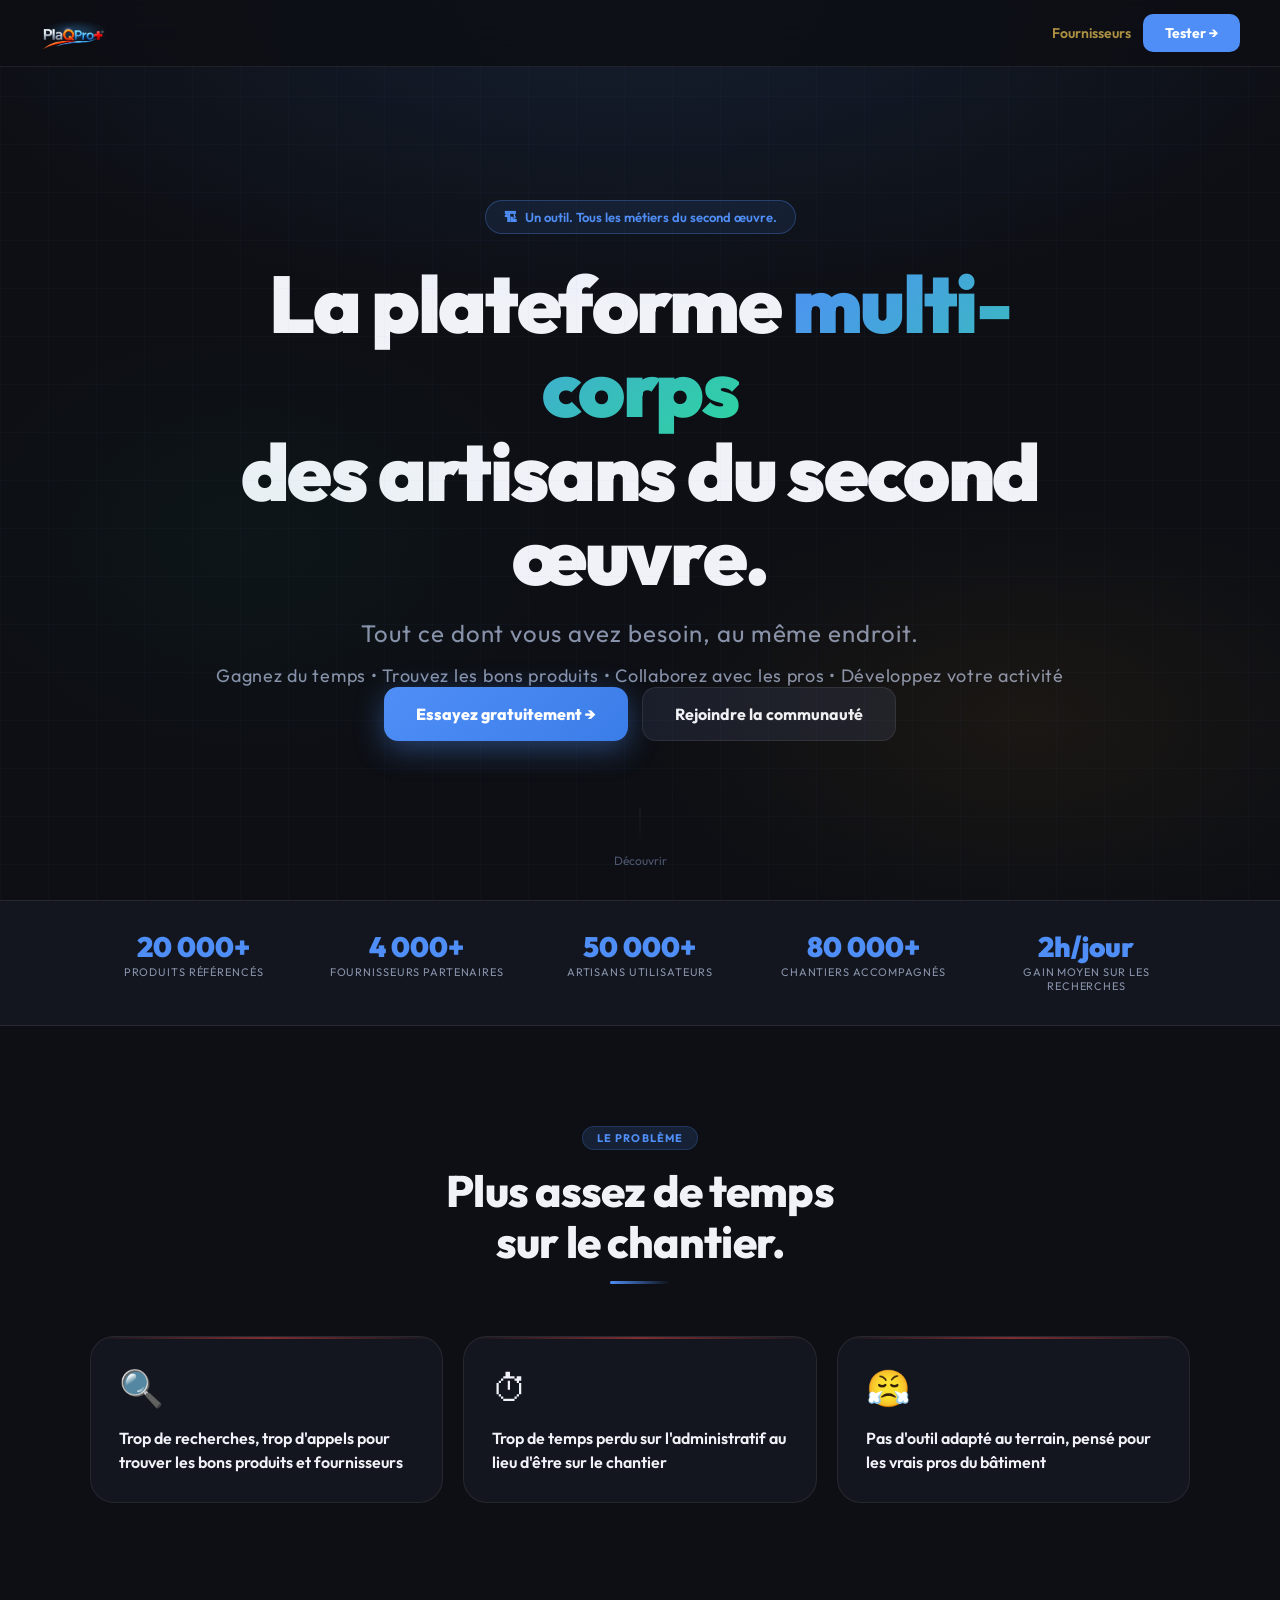
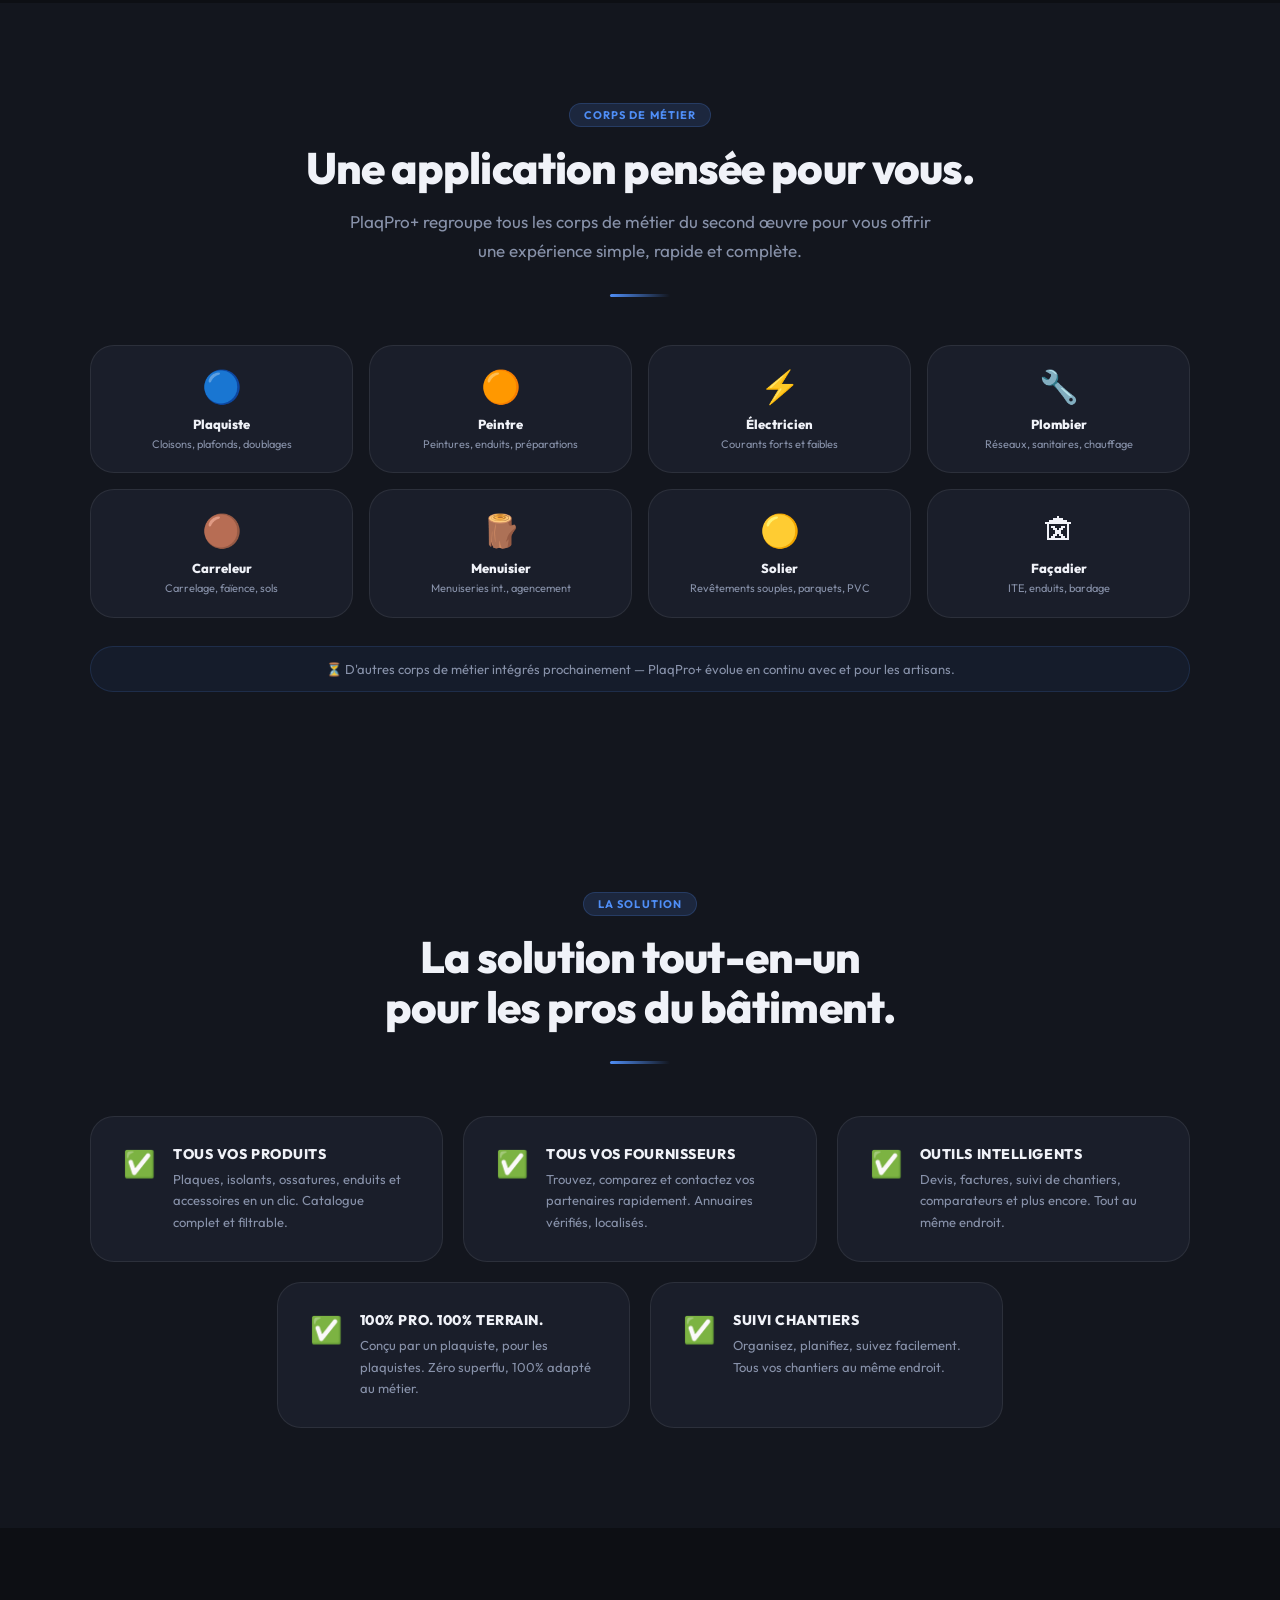
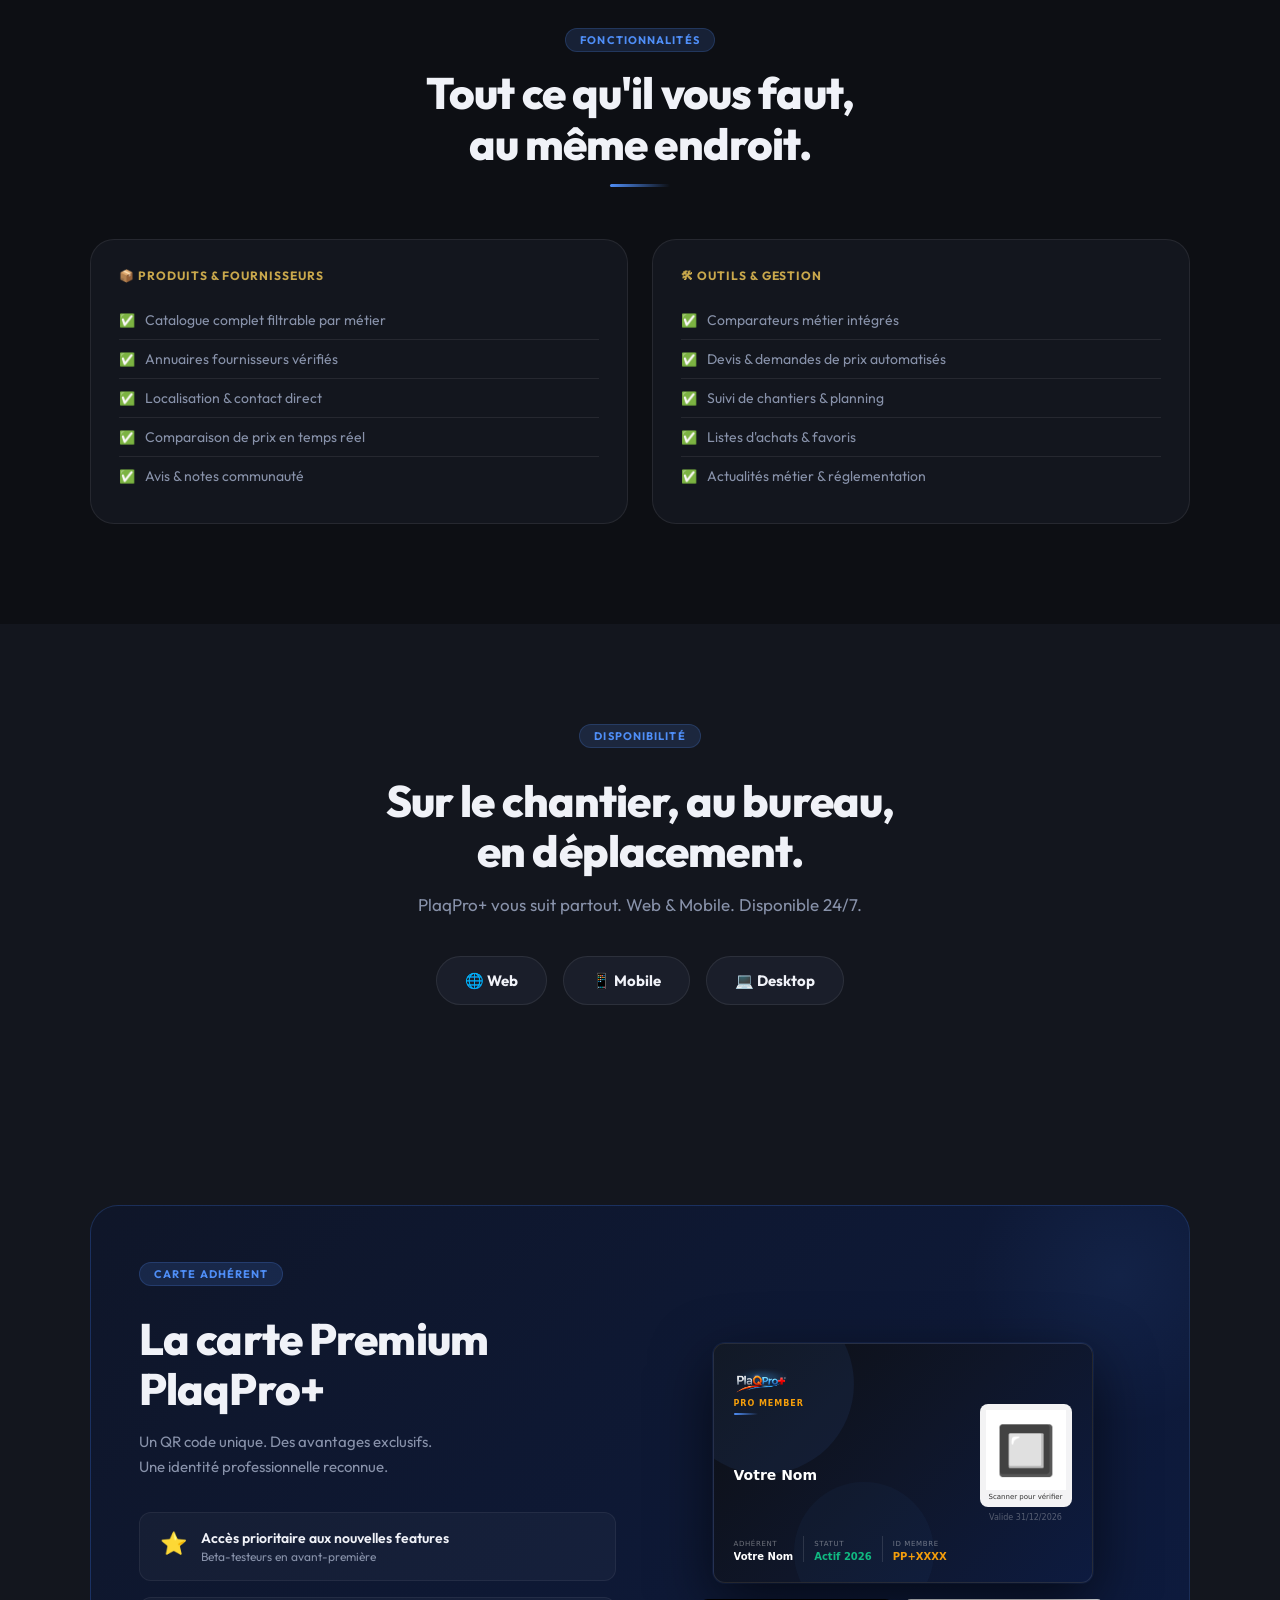
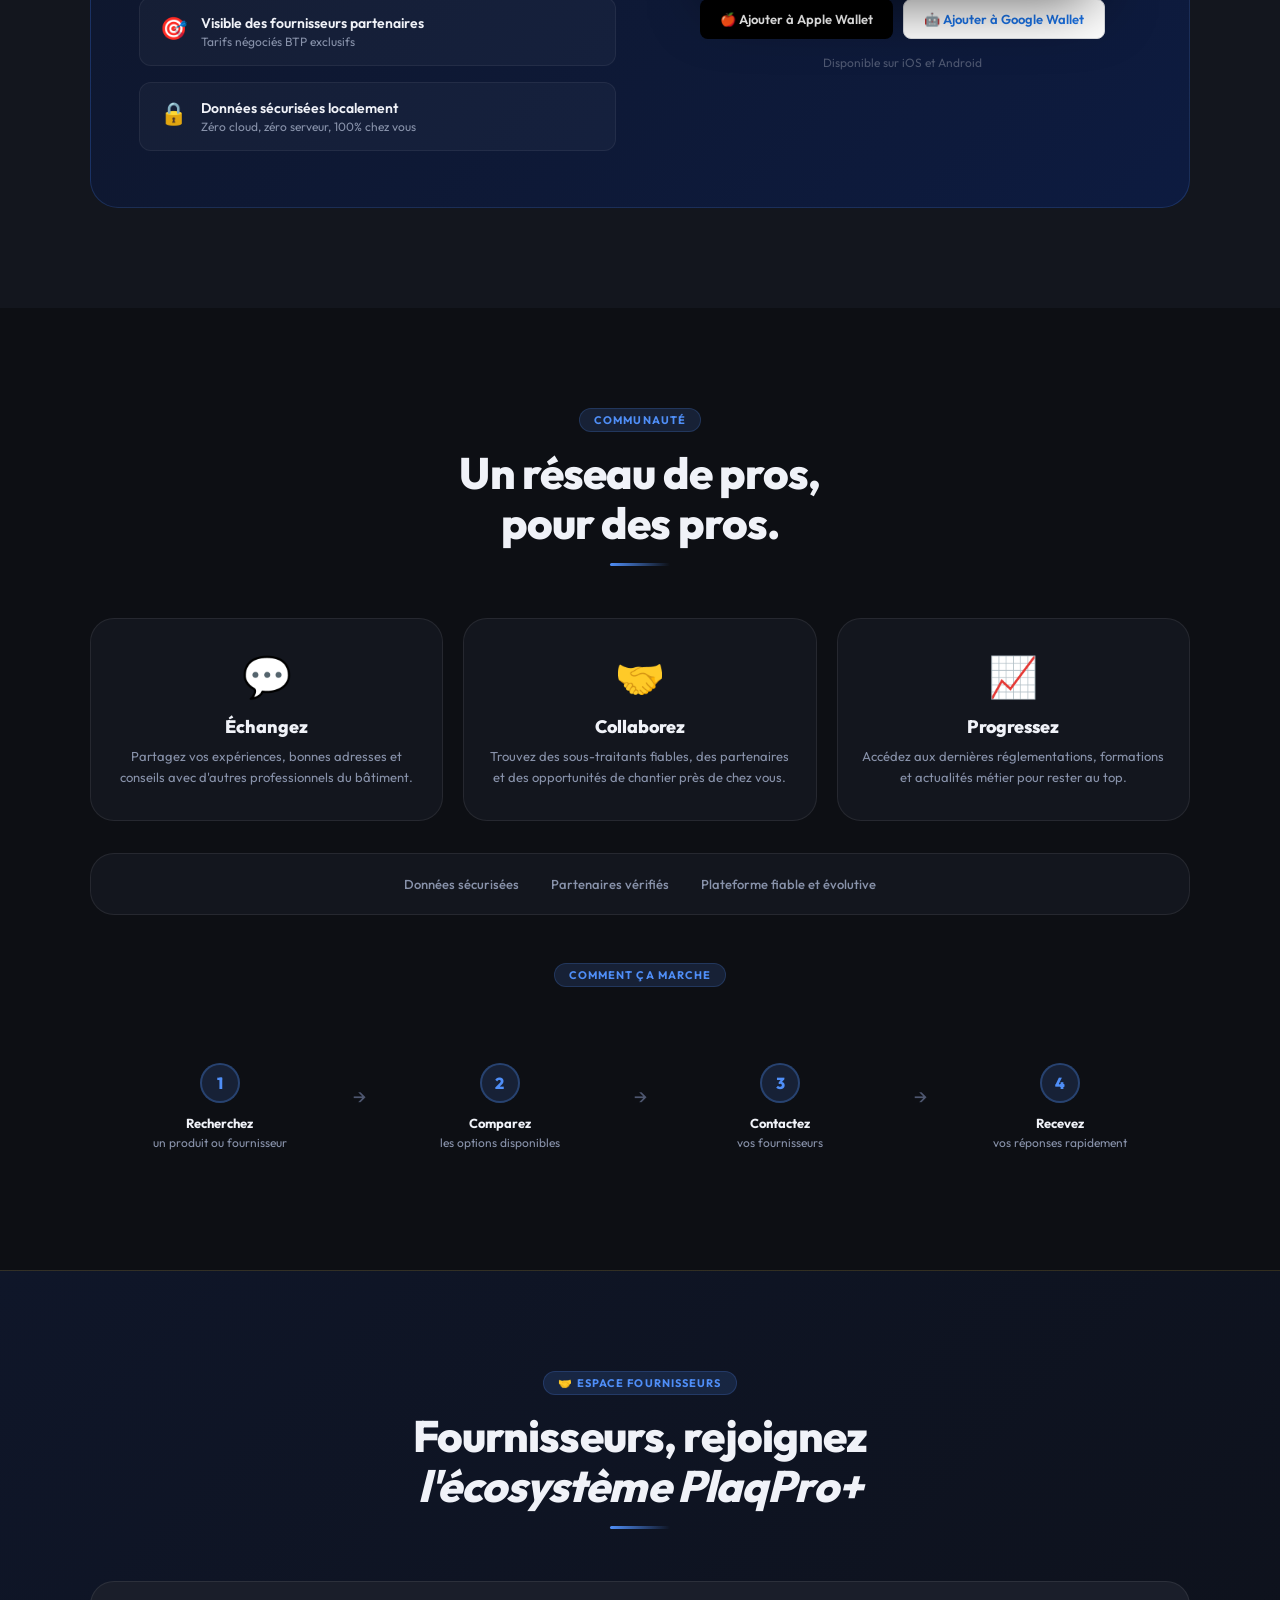
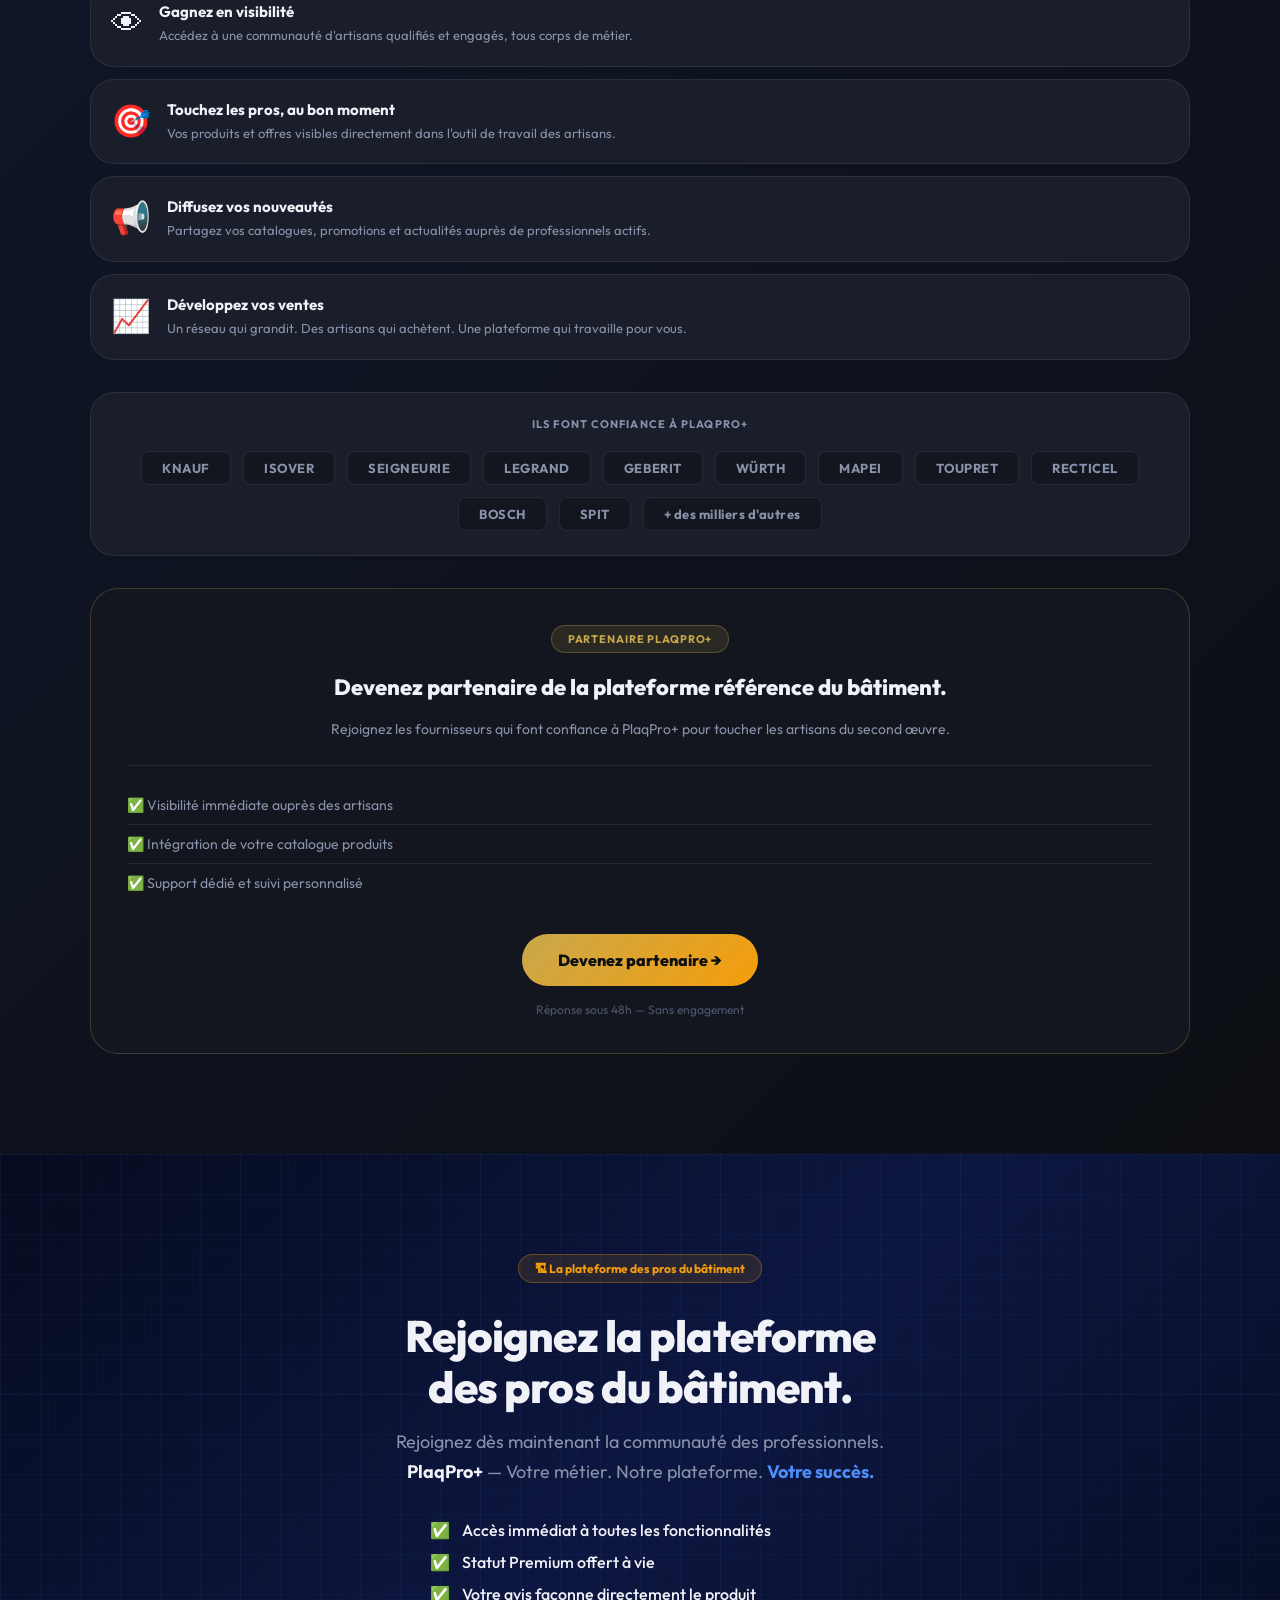
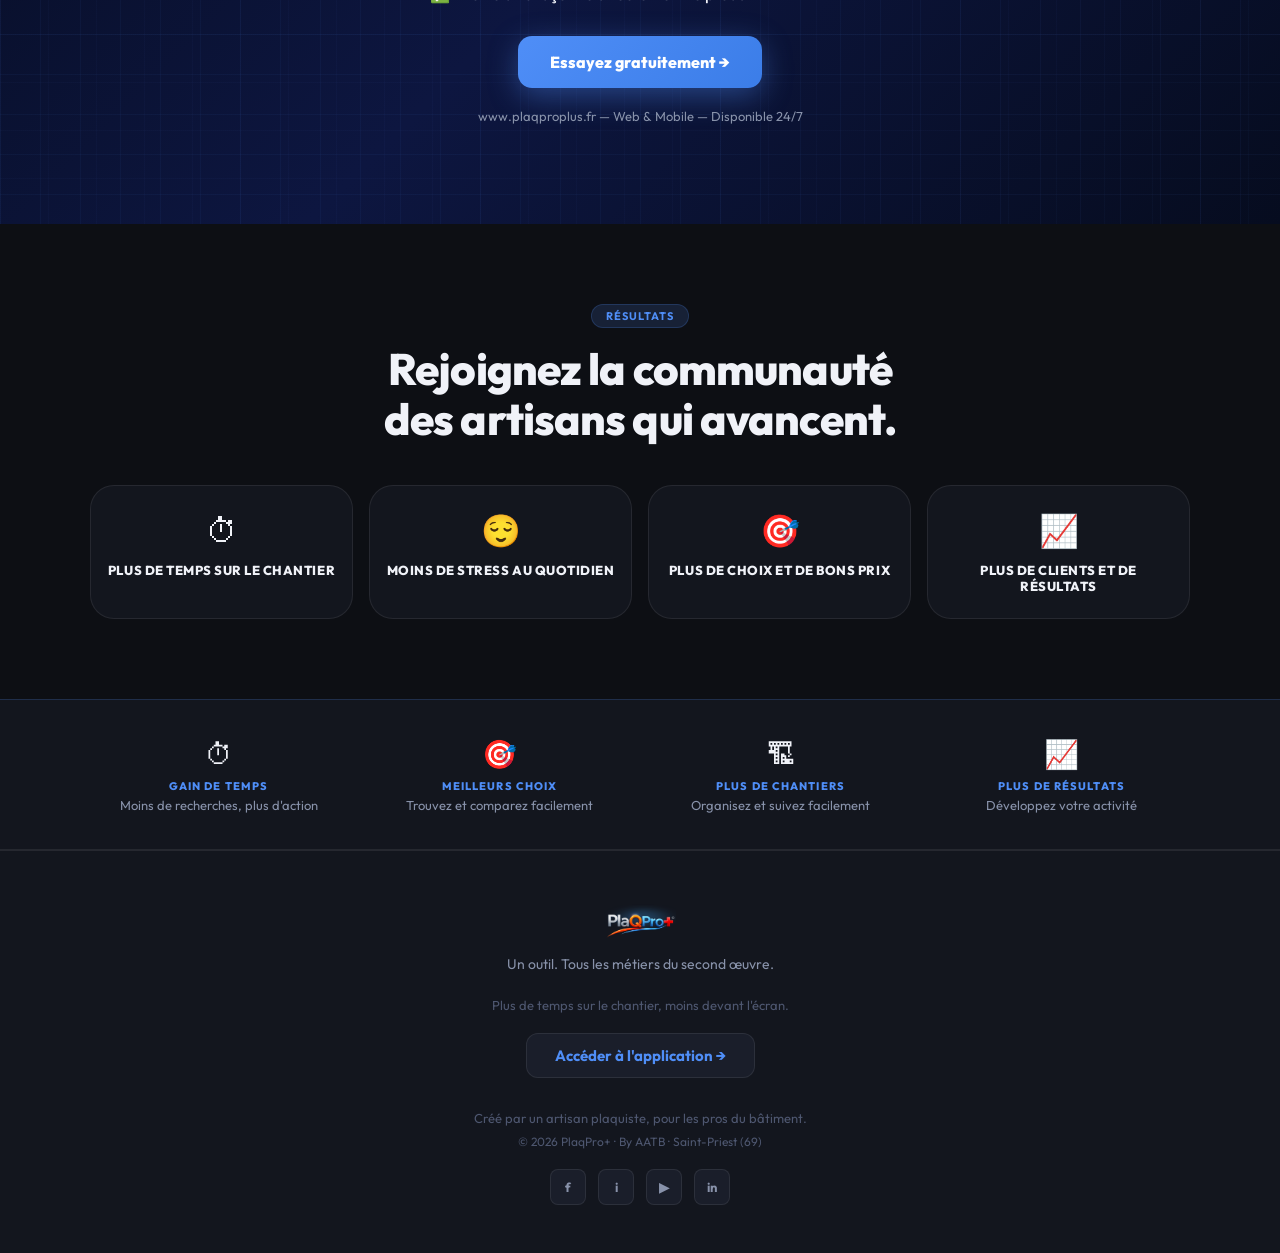
<file: landing.html>
<!DOCTYPE html>
<html lang="fr">
<head>
  <meta charset="UTF-8">
  <meta name="viewport" content="width=device-width, initial-scale=1.0">
  <title>PlaqPro+ — La plateforme 100% dédiée aux professionnels du bâtiment.</title>
  <meta name="description" content="PlaqPro+ : la plateforme tout-en-un pour les pros du bâtiment. Produits, fournisseurs, devis, chantiers. Conçu par un plaquiste, pour les pros du BTP.">
  <link rel="preconnect" href="https://fonts.googleapis.com">
  <link href="https://fonts.googleapis.com/css2?family=Outfit:wght@300;400;500;600;700;800;900&display=swap" rel="stylesheet">
  <link rel="manifest" href="manifest.json">
  <meta name="theme-color" content="#0D0F14">
  <style>
    *, *::before, *::after { box-sizing: border-box; margin: 0; padding: 0; }

    :root {
      --bg:       #0D0F14;
      --surface:  #13161E;
      --elevated: #1A1E2A;
      --accent:   #4F8EF7;
      --accent-h: #6BA3FF;
      --accent-d: rgba(79,142,247,0.15);
      --orange:   #F59E0B;
      --gold:     #C9A84C;
      --green:    #10B981;
      --text:     #F0F2F8;
      --muted:    #8892AA;
      --dim:      #4E5770;
      --border:   rgba(255,255,255,0.08);
      --font:     'Outfit', sans-serif;
      --r:        16px;
      --r-lg:     24px;
    }

    html { scroll-behavior: smooth; }

    body {
      font-family: var(--font);
      background: var(--bg);
      color: var(--text);
      -webkit-font-smoothing: antialiased;
      overflow-x: hidden;
    }

    a { text-decoration: none; color: inherit; }

    /* ── ANIMATIONS ── */
    .reveal {
      opacity: 0;
      transform: translateY(32px);
      transition: opacity .6s ease, transform .6s ease;
    }
    .reveal.visible {
      opacity: 1;
      transform: none;
    }
    .reveal-delay-1 { transition-delay: .1s; }
    .reveal-delay-2 { transition-delay: .2s; }
    .reveal-delay-3 { transition-delay: .3s; }
    .reveal-delay-4 { transition-delay: .4s; }
    .reveal-delay-5 { transition-delay: .5s; }
    .reveal-delay-6 { transition-delay: .6s; }

    @keyframes float {
      0%, 100% { transform: translateY(0); }
      50%       { transform: translateY(-8px); }
    }
    @keyframes pulse-ring {
      0%   { box-shadow: 0 0 0 0 rgba(79,142,247,0.4); }
      70%  { box-shadow: 0 0 0 16px rgba(79,142,247,0); }
      100% { box-shadow: 0 0 0 0 rgba(79,142,247,0); }
    }
    @keyframes shimmer {
      0%   { background-position: -200% center; }
      100% { background-position:  200% center; }
    }
    @keyframes badge-glow {
      0%, 100% { box-shadow: 0 0 8px rgba(79,142,247,0.3); }
      50%       { box-shadow: 0 0 20px rgba(79,142,247,0.6); }
    }

    /* ── GRID BG ── */
    .grid-bg {
      position: absolute;
      inset: 0;
      background-image:
        linear-gradient(rgba(79,142,247,0.03) 1px, transparent 1px),
        linear-gradient(90deg, rgba(79,142,247,0.03) 1px, transparent 1px);
      background-size: 48px 48px;
      pointer-events: none;
    }

    /* ── NAV ── */
    nav {
      position: fixed;
      top: 0; left: 0; right: 0;
      z-index: 100;
      display: flex;
      align-items: center;
      justify-content: space-between;
      padding: 14px 40px;
      background: rgba(13,15,20,0.85);
      backdrop-filter: blur(20px);
      border-bottom: 1px solid var(--border);
    }
    .nav-logo {
      display: flex;
      align-items: center;
      gap: 10px;
    }
    .nav-logo img { height: 36px; width: auto; }
    .nav-logo-text {
      font-size: 20px;
      font-weight: 900;
      background: linear-gradient(135deg, #4F8EF7, #2DD4A0);
      -webkit-background-clip: text;
      -webkit-text-fill-color: transparent;
    }
    .nav-cta {
      display: inline-flex;
      align-items: center;
      gap: 8px;
      padding: 10px 22px;
      background: var(--accent);
      color: #fff;
      border-radius: 10px;
      font-weight: 700;
      font-size: 14px;
      transition: all .18s;
    }
    .nav-cta:hover { background: var(--accent-h); transform: translateY(-1px); }

    /* ── HERO ── */
    #hero {
      position: relative;
      min-height: 100vh;
      display: flex;
      flex-direction: column;
      align-items: center;
      justify-content: center;
      text-align: center;
      padding: 120px 24px 80px;
      overflow: hidden;
    }
    .hero-gradient {
      position: absolute;
      inset: 0;
      background:
        radial-gradient(ellipse 80% 50% at 50% 0%, rgba(79,142,247,0.12) 0%, transparent 70%),
        radial-gradient(ellipse 50% 40% at 80% 80%, rgba(245,158,11,0.06) 0%, transparent 60%),
        radial-gradient(ellipse 40% 40% at 20% 60%, rgba(16,185,129,0.04) 0%, transparent 60%);
      pointer-events: none;
    }
    .hero-badge {
      display: inline-flex;
      align-items: center;
      gap: 8px;
      padding: 8px 18px;
      background: rgba(79,142,247,0.1);
      border: 1px solid rgba(79,142,247,0.3);
      border-radius: 99px;
      font-size: 13px;
      font-weight: 600;
      color: var(--accent);
      margin-bottom: 28px;
      animation: badge-glow 2.5s ease-in-out infinite;
    }
    .hero-badge span { animation: float 3s ease-in-out infinite; display: inline-block; }
    .hero-h1 {
      font-size: clamp(36px, 7vw, 80px);
      font-weight: 900;
      line-height: 1.05;
      letter-spacing: -0.03em;
      margin-bottom: 20px;
      max-width: 820px;
    }
    .hero-h1 em {
      font-style: normal;
      background: linear-gradient(135deg, var(--accent) 0%, #2DD4A0 100%);
      -webkit-background-clip: text;
      -webkit-text-fill-color: transparent;
    }
    .hero-sub {
      font-size: clamp(18px, 2.5vw, 24px);
      font-weight: 400;
      color: var(--muted);
      margin-bottom: 40px;
      letter-spacing: 0.04em;
    }
    .hero-ctas {
      display: flex;
      gap: 14px;
      flex-wrap: wrap;
      justify-content: center;
    }
    .btn-primary-lg {
      display: inline-flex;
      align-items: center;
      gap: 8px;
      padding: 16px 32px;
      background: linear-gradient(135deg, var(--accent), #3B7DE8);
      color: #fff;
      border-radius: 14px;
      font-weight: 800;
      font-size: 16px;
      border: none;
      cursor: pointer;
      transition: all .2s;
      box-shadow: 0 8px 30px rgba(79,142,247,0.4);
      animation: pulse-ring 2.5s ease-out infinite;
    }
    .btn-primary-lg:hover { transform: translateY(-2px); box-shadow: 0 12px 40px rgba(79,142,247,0.55); }
    .btn-secondary-lg {
      display: inline-flex;
      align-items: center;
      gap: 8px;
      padding: 16px 32px;
      background: var(--elevated);
      color: var(--text);
      border-radius: 14px;
      font-weight: 700;
      font-size: 16px;
      border: 1px solid var(--border);
      cursor: pointer;
      transition: all .2s;
    }
    .btn-secondary-lg:hover { border-color: rgba(79,142,247,0.4); background: rgba(79,142,247,0.05); transform: translateY(-2px); }
    .hero-scroll {
      position: absolute;
      bottom: 32px;
      left: 50%;
      transform: translateX(-50%);
      font-size: 12px;
      color: var(--dim);
      display: flex;
      flex-direction: column;
      align-items: center;
      gap: 6px;
    }
    .hero-scroll-line {
      width: 1px;
      height: 40px;
      background: linear-gradient(var(--border), transparent);
    }

    /* ── SECTIONS COMMUNES ── */
    section { padding: 100px 24px; position: relative; }
    .container { max-width: 1100px; margin: 0 auto; }
    .section-tag {
      display: inline-block;
      padding: 4px 14px;
      background: var(--accent-d);
      border: 1px solid rgba(79,142,247,0.2);
      border-radius: 99px;
      font-size: 11px;
      font-weight: 700;
      color: var(--accent);
      text-transform: uppercase;
      letter-spacing: .1em;
      margin-bottom: 16px;
    }
    .section-title {
      font-size: clamp(26px, 4vw, 44px);
      font-weight: 800;
      letter-spacing: -0.02em;
      line-height: 1.15;
      margin-bottom: 14px;
    }
    .section-sub {
      font-size: 17px;
      color: var(--muted);
      line-height: 1.7;
      max-width: 600px;
      margin-bottom: 52px;
    }

    /* ── SECTION 2 — PROBLÈME ── */
    #probleme { background: var(--bg); }
    .probleme-grid {
      display: grid;
      grid-template-columns: repeat(3, 1fr);
      gap: 20px;
    }
    @media (max-width: 768px) { .probleme-grid { grid-template-columns: 1fr; } }
    .pb-card {
      background: var(--surface);
      border: 1px solid var(--border);
      border-radius: var(--r-lg);
      padding: 28px;
      position: relative;
      overflow: hidden;
      transition: border-color .2s, transform .2s;
    }
    .pb-card::before {
      content: '';
      position: absolute;
      top: 0; left: 0; right: 0;
      height: 2px;
      background: linear-gradient(90deg, transparent, rgba(239,68,68,0.5), transparent);
    }
    .pb-card:hover { border-color: rgba(239,68,68,0.3); transform: translateY(-4px); }
    .pb-icon { font-size: 36px; margin-bottom: 16px; display: block; }
    .pb-text {
      font-size: 16px;
      font-weight: 600;
      color: var(--text);
      line-height: 1.5;
    }

    /* ── SECTION 3 — SOLUTION ── */
    #solution { background: var(--surface); }
    .solution-grid {
      display: grid;
      grid-template-columns: repeat(3, 1fr);
      gap: 20px;
    }
    @media (max-width: 900px) { .solution-grid { grid-template-columns: repeat(2, 1fr); } }
    @media (max-width: 560px) { .solution-grid { grid-template-columns: 1fr; } }
    .sol-card {
      background: var(--elevated);
      border: 1px solid var(--border);
      border-radius: var(--r-lg);
      padding: 28px;
      transition: border-color .2s, transform .2s, box-shadow .2s;
      position: relative;
      overflow: hidden;
    }
    .sol-card::before {
      content: '';
      position: absolute;
      top: 0; left: 0; right: 0;
      height: 2px;
      background: linear-gradient(90deg, transparent, rgba(79,142,247,0.6), transparent);
      opacity: 0;
      transition: opacity .2s;
    }
    .sol-card:hover { border-color: rgba(79,142,247,0.35); transform: translateY(-4px); box-shadow: 0 12px 40px rgba(0,0,0,0.4); }
    .sol-card:hover::before { opacity: 1; }
    .sol-icon { font-size: 32px; margin-bottom: 14px; display: block; animation: float 4s ease-in-out infinite; }
    .sol-card:nth-child(2) .sol-icon { animation-delay: .4s; }
    .sol-card:nth-child(3) .sol-icon { animation-delay: .8s; }
    .sol-card:nth-child(4) .sol-icon { animation-delay: 1.2s; }
    .sol-card:nth-child(5) .sol-icon { animation-delay: 1.6s; }
    .sol-card:nth-child(6) .sol-icon { animation-delay: 2s; }
    .sol-title { font-size: 16px; font-weight: 700; margin-bottom: 8px; }
    .sol-desc { font-size: 13px; color: var(--muted); line-height: 1.6; }

    /* ── SECTION 4 — PREMIUM ── */
    #premium { background: var(--surface); }
    .premium-inner {
      background: linear-gradient(135deg, #0f1629, #0d1b40);
      border: 1px solid rgba(79,142,247,0.2);
      border-radius: 28px;
      padding: 56px 48px;
      display: grid;
      grid-template-columns: 1fr 1fr;
      gap: 48px;
      align-items: center;
      position: relative;
      overflow: hidden;
    }
    @media (max-width: 768px) { .premium-inner { grid-template-columns: 1fr; padding: 32px 24px; } }
    .premium-inner::before {
      content: '';
      position: absolute;
      top: -80px; right: -80px;
      width: 300px; height: 300px;
      background: radial-gradient(circle, rgba(79,142,247,0.08) 0%, transparent 70%);
      pointer-events: none;
    }
    .premium-avantages { display: flex; flex-direction: column; gap: 16px; }
    .prem-av {
      display: flex;
      align-items: flex-start;
      gap: 14px;
      padding: 16px 20px;
      background: rgba(255,255,255,0.03);
      border: 1px solid rgba(255,255,255,0.06);
      border-radius: 12px;
    }
    .prem-av-icon { font-size: 22px; flex-shrink: 0; }
    .prem-av-text { font-size: 14px; font-weight: 600; color: var(--text); }
    .prem-av-sub  { font-size: 12px; color: var(--muted); margin-top: 2px; }
    .premium-card-mock {
      width: 380px; height: 240px;
      background: linear-gradient(135deg, #0d0f14 0%, #0f1629 50%, #0d1b40 100%);
      border-radius: 12px;
      padding: 20px;
      border: 1px solid rgba(255,255,255,0.1);
      box-shadow: 0 20px 60px rgba(0,0,0,0.6), 0 0 0 1px rgba(79,142,247,0.1);
      animation: float 5s ease-in-out infinite;
      display: flex;
      flex-direction: row;
      justify-content: space-between;
      align-items: stretch;
      position: relative;
      overflow: hidden;
      font-family: system-ui, -apple-system, sans-serif;
      flex-shrink: 0;
    }
    @media (max-width: 480px) {
      .premium-card-mock { width: 100%; max-width: 380px; height: auto; min-height: 200px; }
    }
    .pcm-deco1 {
      position: absolute; top: -50px; left: -40px;
      width: 180px; height: 180px; border-radius: 50%;
      background: rgba(79,142,247,0.08); pointer-events: none;
    }
    .pcm-deco2 {
      position: absolute; bottom: -40px; left: 80px;
      width: 140px; height: 140px; border-radius: 50%;
      background: rgba(79,142,247,0.04); pointer-events: none;
    }
    .pcm-left {
      display: flex; flex-direction: column;
      justify-content: space-between;
      flex: 1; min-width: 0; margin-right: 16px; position: relative;
    }
    .pcm-top-logo { height: 30px; object-fit: contain; display: block; }
    .pcm-pro {
      font-size: 8px; font-weight: 700; color: var(--orange);
      letter-spacing: .12em; text-transform: uppercase; margin-top: 5px;
    }
    .pcm-bar {
      width: 24px; height: 2px;
      background: linear-gradient(90deg, #4F8EF7, transparent);
      border-radius: 1px; margin-top: 5px;
    }
    .pcm-name {
      font-size: 14px; font-weight: 800; color: #fff;
      overflow: hidden; text-overflow: ellipsis; white-space: nowrap;
      padding: 8px 0;
    }
    .pcm-info-row { display: flex; gap: 10px; align-items: flex-end; }
    .pcm-info-block .pcm-label {
      font-size: 7px; color: rgba(255,255,255,0.4);
      letter-spacing: .09em; text-transform: uppercase; margin-bottom: 3px;
    }
    .pcm-info-block .pcm-val { font-size: 10px; font-weight: 700; color: #fff; }
    .pcm-sep { width: 1px; background: rgba(255,255,255,0.12); height: 26px; flex-shrink: 0; }
    .pcm-right {
      display: flex; flex-direction: column;
      align-items: center; justify-content: center; flex-shrink: 0;
    }
    .pcm-qr {
      background: rgba(255,255,255,0.95);
      border-radius: 8px; padding: 6px;
      text-align: center; width: 92px;
    }
    .pcm-qr-inner {
      width: 80px; height: 80px;
      background: #fff;
      display: flex; align-items: center; justify-content: center;
      font-size: 48px; line-height: 1;
    }
    .pcm-qr-label { font-size: 7px; color: #333; margin-top: 3px; }
    .pcm-valid { font-size: 8px; color: rgba(255,255,255,0.3); margin-top: 6px; text-align: center; }

    /* ── SECTION 5 — POURQUOI ── */
    #pourquoi { background: var(--bg); }
    .pourquoi-grid {
      display: grid;
      grid-template-columns: repeat(3, 1fr);
      gap: 24px;
    }
    @media (max-width: 768px) { .pourquoi-grid { grid-template-columns: 1fr; } }
    .pq-card {
      text-align: center;
      padding: 40px 24px;
      background: var(--surface);
      border: 1px solid var(--border);
      border-radius: var(--r-lg);
      transition: transform .2s, border-color .2s;
    }
    .pq-card:hover { transform: translateY(-6px); border-color: rgba(79,142,247,0.3); }
    .pq-num {
      font-size: 48px;
      font-weight: 900;
      background: linear-gradient(135deg, var(--accent), #2DD4A0);
      -webkit-background-clip: text;
      -webkit-text-fill-color: transparent;
      margin-bottom: 10px;
      letter-spacing: -0.04em;
    }
    .pq-title { font-size: 20px; font-weight: 800; margin-bottom: 8px; }
    .pq-desc { font-size: 14px; color: var(--muted); line-height: 1.6; }

    /* ── SECTION 6 — BÊTA ── */
    #beta {
      background: linear-gradient(135deg, #060c1f 0%, #0d1640 50%, #060c1f 100%);
      position: relative;
      overflow: hidden;
    }
    #beta::before {
      content: '';
      position: absolute;
      inset: 0;
      background-image:
        linear-gradient(rgba(79,142,247,0.05) 1px, transparent 1px),
        linear-gradient(90deg, rgba(79,142,247,0.05) 1px, transparent 1px);
      background-size: 40px 40px;
    }
    .beta-inner {
      position: relative;
      max-width: 720px;
      margin: 0 auto;
      text-align: center;
    }
    .beta-spots {
      display: inline-flex;
      align-items: center;
      gap: 8px;
      padding: 6px 16px;
      background: rgba(245,158,11,0.12);
      border: 1px solid rgba(245,158,11,0.3);
      border-radius: 99px;
      font-size: 12px;
      font-weight: 700;
      color: var(--orange);
      margin-bottom: 28px;
    }
    .beta-list {
      list-style: none;
      display: flex;
      flex-direction: column;
      gap: 12px;
      margin: 32px auto;
      max-width: 420px;
      text-align: left;
    }
    .beta-list li {
      display: flex;
      align-items: center;
      gap: 12px;
      font-size: 16px;
      font-weight: 500;
    }
    .beta-list li::before {
      content: '✅';
      font-size: 16px;
      flex-shrink: 0;
    }
    .beta-note {
      font-size: 13px;
      color: var(--muted);
      margin-top: 20px;
    }

    /* ── FOOTER ── */
    footer {
      background: var(--surface);
      border-top: 1px solid var(--border);
      padding: 48px 24px;
      text-align: center;
    }
    .footer-logo { margin-bottom: 12px; }
    .footer-logo img { height: 40px; }
    .footer-tagline { font-size: 14px; color: var(--muted); margin-bottom: 24px; }
    .footer-link {
      display: inline-flex;
      align-items: center;
      gap: 8px;
      padding: 12px 28px;
      background: var(--elevated);
      border: 1px solid var(--border);
      border-radius: 12px;
      font-weight: 700;
      font-size: 15px;
      color: var(--accent);
      transition: all .2s;
      margin-bottom: 32px;
    }
    .footer-link:hover { background: var(--accent-d); border-color: rgba(79,142,247,0.3); }
    .footer-credit { font-size: 13px; color: var(--dim); margin-bottom: 8px; }
    .footer-copy { font-size: 12px; color: var(--dim); }

    /* ── STICKY CTA MOBILE ── */
    .sticky-cta {
      display: none;
      position: fixed;
      bottom: 0; left: 0; right: 0;
      padding: 12px 16px;
      background: rgba(13,15,20,0.95);
      backdrop-filter: blur(20px);
      border-top: 1px solid var(--border);
      z-index: 200;
    }
    .sticky-cta a {
      display: block;
      text-align: center;
      padding: 14px;
      background: var(--accent);
      color: #fff;
      border-radius: 12px;
      font-weight: 800;
      font-size: 16px;
    }
    @media (max-width: 640px) { .sticky-cta { display: block; } }

    /* ── DIVIDER ── */
    .divider {
      width: 60px; height: 3px;
      background: linear-gradient(90deg, var(--accent), transparent);
      border-radius: 2px;
      margin: 0 auto 48px;
    }
    .divider-left { margin: 0 0 48px; }

    /* ── SOLUTION 4 blocs ── */
    .solution-grid-4 {
      display: grid;
      grid-template-columns: repeat(2, 1fr);
      gap: 20px;
    }
    @media (max-width: 640px) { .solution-grid-4 { grid-template-columns: 1fr; } }
    .solution-grid-5 {
      display: grid;
      grid-template-columns: repeat(6, 1fr);
      gap: 20px;
    }
    .solution-grid-5 .sol4-card:nth-child(-n+3) { grid-column: span 2; }
    .solution-grid-5 .sol4-card:nth-child(4)    { grid-column: 2 / span 2; }
    .solution-grid-5 .sol4-card:nth-child(5)    { grid-column: 4 / span 2; }
    @media (max-width: 768px) { .solution-grid-5 { grid-template-columns: repeat(2,1fr); } .solution-grid-5 .sol4-card { grid-column: span 1 !important; } }
    @media (max-width: 480px) { .solution-grid-5 { grid-template-columns: 1fr; } }
    .sol4-card {
      background: var(--elevated);
      border: 1px solid var(--border);
      border-radius: var(--r-lg);
      padding: 28px 32px;
      display: flex;
      gap: 18px;
      align-items: flex-start;
      transition: border-color .2s, transform .2s;
    }
    .sol4-card:hover { border-color: rgba(201,168,76,0.35); transform: translateY(-3px); }
    .sol4-icon { font-size: 26px; flex-shrink: 0; margin-top: 2px; color: var(--gold); }
    .sol4-title { font-size: 14px; font-weight: 800; color: var(--text); margin-bottom: 6px; text-transform: uppercase; letter-spacing: .04em; }
    .sol4-desc { font-size: 13px; color: var(--muted); line-height: 1.65; }

    /* ── FONCTIONNALITÉS ── */
    #fonctionnalites { background: var(--bg); }
    .fonc-grid { display: grid; grid-template-columns: 1fr 1fr; gap: 24px; }
    @media (max-width: 768px) { .fonc-grid { grid-template-columns: 1fr; } }
    .fonc-col { background: var(--surface); border: 1px solid var(--border); border-radius: var(--r-lg); padding: 28px; }
    .fonc-col-title {
      font-size: 12px; font-weight: 700; text-transform: uppercase;
      letter-spacing: .08em; color: var(--gold); margin-bottom: 18px;
      display: flex; align-items: center; gap: 8px;
    }
    .fonc-item {
      display: flex; align-items: center; gap: 10px;
      padding: 10px 0; border-bottom: 1px solid var(--border);
      font-size: 14px; color: var(--muted);
    }
    .fonc-item:last-child { border-bottom: none; }
    .fonc-item::before { content: '✅'; font-size: 13px; flex-shrink: 0; }

    /* ── MOBILITÉ ── */
    #mobilite { background: var(--surface); }
    .mob-badges { display: flex; gap: 16px; justify-content: center; flex-wrap: wrap; margin-top: 36px; }
    .mob-badge {
      display: flex; align-items: center; gap: 10px;
      padding: 14px 28px; background: var(--elevated);
      border: 1px solid var(--border); border-radius: 99px;
      font-size: 15px; font-weight: 700; transition: all .2s;
    }
    .mob-badge:hover { border-color: rgba(79,142,247,0.4); transform: translateY(-2px); }

    /* ── COMMUNAUTÉ ── */
    #communaute { background: var(--bg); }
    .comm-grid { display: grid; grid-template-columns: repeat(3,1fr); gap: 20px; margin-bottom: 32px; }
    @media (max-width: 768px) { .comm-grid { grid-template-columns: 1fr; } }
    .comm-card {
      background: var(--surface); border: 1px solid var(--border);
      border-radius: var(--r-lg); padding: 32px 24px; text-align: center;
      transition: transform .2s, border-color .2s;
    }
    .comm-card:hover { transform: translateY(-4px); border-color: rgba(79,142,247,0.3); }
    .comm-icon { font-size: 40px; margin-bottom: 14px; display: block; }
    .comm-title { font-size: 18px; font-weight: 800; margin-bottom: 8px; }
    .comm-desc { font-size: 13px; color: var(--muted); line-height: 1.6; }
    .comm-security {
      background: var(--surface); border: 1px solid var(--border);
      border-radius: var(--r-lg); padding: 22px 32px;
      display: flex; align-items: center; justify-content: center;
      gap: 32px; flex-wrap: wrap;
    }
    .comm-sec-item { display: flex; align-items: center; gap: 8px; font-size: 13px; color: var(--muted); font-weight: 500; }

    /* ── CORPS DE MÉTIER ── */
    #metiers { background: var(--surface); }
    .metiers-grid {
      display: grid;
      grid-template-columns: repeat(4,1fr);
      gap: 16px;
    }
    @media (max-width: 900px) { .metiers-grid { grid-template-columns: repeat(2,1fr); } }
    @media (max-width: 480px) { .metiers-grid { grid-template-columns: 1fr 1fr; } }
    .metier-card {
      background: var(--elevated);
      border: 1px solid var(--border);
      border-radius: var(--r-lg);
      padding: 20px 16px;
      text-align: center;
      transition: border-color .2s, transform .2s;
      cursor: default;
    }
    .metier-card:hover { border-color: rgba(79,142,247,0.35); transform: translateY(-4px); }
    .metier-emoji { font-size: 32px; display: block; margin-bottom: 10px; }
    .metier-name { font-size: 13px; font-weight: 800; margin-bottom: 4px; }
    .metier-desc { font-size: 11px; color: var(--muted); line-height: 1.5; }
    .metiers-soon {
      margin-top: 28px;
      display: flex;
      align-items: center;
      justify-content: center;
      gap: 10px;
      padding: 14px 24px;
      background: rgba(79,142,247,0.06);
      border: 1px solid rgba(79,142,247,0.15);
      border-radius: 99px;
      font-size: 13px;
      color: var(--muted);
      text-align: center;
      flex-wrap: wrap;
    }

    /* ── PROCESSUS ── */
    .process-steps {
      display: flex;
      align-items: center;
      justify-content: center;
      gap: 0;
      flex-wrap: wrap;
      margin-top: 40px;
    }
    .process-step {
      display: flex;
      flex-direction: column;
      align-items: center;
      text-align: center;
      padding: 20px 16px;
      flex: 1;
      min-width: 140px;
    }
    .process-num {
      width: 40px; height: 40px;
      border-radius: 50%;
      background: var(--accent-d);
      border: 2px solid rgba(79,142,247,0.3);
      display: flex; align-items: center; justify-content: center;
      font-size: 16px; font-weight: 800; color: var(--accent);
      margin-bottom: 12px; flex-shrink: 0;
    }
    .process-label { font-size: 13px; font-weight: 700; color: var(--text); margin-bottom: 4px; }
    .process-arrow {
      font-size: 20px; color: var(--dim);
      padding: 0 4px; flex-shrink: 0; margin-top: -20px;
    }
    @media (max-width: 640px) { .process-arrow { display: none; } }

    /* ── BARRE BAS DE PAGE ── */
    .stats-bar {
      background: var(--surface);
      border-top: 1px solid rgba(79,142,247,0.2);
      border-bottom: 1px solid var(--border);
      padding: 36px 24px;
    }
    .stats-bar-inner {
      max-width: 1100px;
      margin: 0 auto;
      display: grid;
      grid-template-columns: repeat(4,1fr);
      gap: 24px;
      text-align: center;
    }
    @media (max-width: 768px) { .stats-bar-inner { grid-template-columns: repeat(2,1fr); } }
    @media (max-width: 480px) { .stats-bar-inner { grid-template-columns: 1fr; } }
    .stat-item-icon { font-size: 28px; margin-bottom: 8px; }
    .stat-item-label {
      font-size: 11px; font-weight: 800; text-transform: uppercase;
      letter-spacing: .1em; color: var(--accent); margin-bottom: 4px;
    }
    .stat-item-desc { font-size: 13px; color: var(--muted); }

    /* ── SOCIAL ICONS ── */
    .social-links { display: flex; gap: 12px; justify-content: center; margin-top: 20px; }
    .social-link {
      width: 36px; height: 36px;
      background: var(--elevated);
      border: 1px solid var(--border);
      border-radius: 8px;
      display: flex; align-items: center; justify-content: center;
      font-size: 13px; font-weight: 700; color: var(--muted);
      transition: all .2s; text-decoration: none;
    }
    .social-link:hover { border-color: rgba(79,142,247,0.4); color: var(--accent); }

    /* ── FOURNISSEURS ── */
    --r-xl: 28px;
    .fourn-grid { display:grid; grid-template-columns:1fr 1fr; gap:40px; align-items:center; }
    @media (max-width:768px) { .fourn-grid { grid-template-columns:1fr; } }
    .fourn-arg-item { display:flex; gap:16px; padding:20px; background:var(--elevated); border:1px solid var(--border); border-radius:var(--r-lg); margin-bottom:12px; transition:border-color .2s,transform .2s; }
    .fourn-arg-item:hover { border-color:rgba(201,168,76,0.3); transform:translateX(4px); }
    .fourn-arg-icon { font-size:32px; flex-shrink:0; }
    .fourn-arg-title { font-size:15px; font-weight:700; color:var(--text); margin-bottom:4px; }
    .fourn-arg-desc { font-size:13px; color:var(--muted); line-height:1.6; }
    .fourn-card { background:var(--surface); border:1px solid rgba(201,168,76,0.25); border-radius:28px; padding:36px; text-align:center; }
    .fourn-badge { display:inline-block; padding:6px 16px; background:rgba(201,168,76,0.12); border:1px solid rgba(201,168,76,0.3); border-radius:99px; font-size:11px; font-weight:700; color:var(--gold); letter-spacing:.08em; text-transform:uppercase; margin-bottom:20px; }
    .fourn-cta { display:inline-flex; align-items:center; gap:10px; padding:16px 36px; background:linear-gradient(135deg,#C9A84C,#F59E0B); color:#0d0f14; font-weight:800; border-radius:99px; font-size:16px; text-decoration:none; transition:opacity .2s,transform .2s; margin-top:24px; }
    .fourn-cta:hover { opacity:.9; transform:translateY(-2px); }
    .fourn-avantage { display:flex; align-items:center; gap:10px; padding:10px 0; border-bottom:1px solid var(--border); font-size:14px; color:var(--muted); text-align:left; }
    .fourn-avantage:last-of-type { border-bottom:none; }

    /* ── KPI BAR ── */
    .kpi-bar { background:var(--surface); border-top:1px solid var(--border); border-bottom:1px solid var(--border); padding:32px 24px; }
    .kpi-inner { max-width:1100px; margin:0 auto; display:grid; grid-template-columns:repeat(5,1fr); gap:16px; text-align:center; }
    @media (max-width:768px) { .kpi-inner { grid-template-columns:repeat(2,1fr); } }
    .kpi-num { font-size:28px; font-weight:900; color:var(--accent); line-height:1; margin-bottom:4px; }
    .kpi-label { font-size:11px; color:var(--muted); text-transform:uppercase; letter-spacing:.08em; }

    /* ── LOGOS FOURNISSEURS ── */
    .logos-band { margin:32px 0; padding:24px; background:var(--elevated); border:1px solid var(--border); border-radius:var(--r-lg); }
    .logos-band-title { font-size:11px; font-weight:700; text-transform:uppercase; letter-spacing:.1em; color:var(--muted); text-align:center; margin-bottom:20px; }
    .logos-grid { display:flex; flex-wrap:wrap; gap:12px; justify-content:center; align-items:center; }
    .logo-pill { padding:8px 20px; background:var(--surface); border:1px solid var(--border); border-radius:8px; font-size:13px; font-weight:700; color:var(--muted); letter-spacing:.04em; transition:all .2s; }
    .logo-pill:hover { border-color:rgba(201,168,76,0.4); color:var(--gold); }

    /* ── RÉSULTATS ── */
    .resultats-grid { display:grid; grid-template-columns:repeat(4,1fr); gap:16px; }
    @media (max-width:768px) { .resultats-grid { grid-template-columns:repeat(2,1fr); } }
    .res-card { background:var(--surface); border:1px solid var(--border); border-radius:var(--r-lg); padding:24px 16px; text-align:center; transition:transform .2s,border-color .2s; }
    .res-card:hover { transform:translateY(-4px); border-color:rgba(79,142,247,0.3); }
    .res-icon { font-size:32px; margin-bottom:12px; display:block; }
    .res-title { font-size:13px; font-weight:800; color:var(--text); text-transform:uppercase; letter-spacing:.04em; }
  </style>
</head>
<body>

  <!-- NAV -->
  <nav>
    <div class="nav-logo">
      <img src="assets/Logo Plaqpro+.png" alt="PlaqPro+"
        onerror="this.style.display='none';document.getElementById('nav-logo-txt').style.display='block'">
      <span id="nav-logo-txt" style="display:none" class="nav-logo-text">PlaQPro+</span>
    </div>
    <div style="display:flex;align-items:center;gap:12px">
      <a href="#fournisseurs" style="font-size:14px;font-weight:600;color:var(--gold);opacity:.85;transition:opacity .15s" onmouseover="this.style.opacity=1" onmouseout="this.style.opacity='.85'">Fournisseurs</a>
      <a href="index.html" class="nav-cta">Tester →</a>
    </div>
  </nav>

  <!-- ════════════════════════════════ HERO ════════════════════════════════ -->
  <section id="hero">
    <div class="hero-gradient"></div>
    <div class="grid-bg"></div>

    <div class="hero-badge reveal">
      <span>🏗</span> Un outil. Tous les métiers du second œuvre.
    </div>

    <h1 class="hero-h1 reveal reveal-delay-1">
      La plateforme <em>multi-corps</em><br>des artisans du second œuvre.
    </h1>

    <p class="hero-sub reveal reveal-delay-2" style="margin-bottom:16px">Tout ce dont vous avez besoin, au même endroit.</p>
    <p class="hero-sub reveal reveal-delay-2" style="font-size:clamp(14px,1.8vw,18px);margin-bottom:0">Gagnez du temps &bull; Trouvez les bons produits &bull; Collaborez avec les pros &bull; Développez votre activité</p>

    <div class="hero-ctas reveal reveal-delay-3">
      <a href="index.html" class="btn-primary-lg">Essayez gratuitement →</a>
      <a href="#beta" class="btn-secondary-lg">Rejoindre la communauté</a>
    </div>

    <div class="hero-scroll">
      <div class="hero-scroll-line"></div>
      Découvrir
    </div>
  </section>

  <!-- ════════════════════════════════ KPI BAR ════════════════════════════ -->
  <div class="kpi-bar">
    <div class="kpi-inner">
      <div class="reveal"><div class="kpi-num">20 000+</div><div class="kpi-label">Produits référencés</div></div>
      <div class="reveal reveal-delay-1"><div class="kpi-num">4 000+</div><div class="kpi-label">Fournisseurs partenaires</div></div>
      <div class="reveal reveal-delay-2"><div class="kpi-num">50 000+</div><div class="kpi-label">Artisans utilisateurs</div></div>
      <div class="reveal reveal-delay-3"><div class="kpi-num">80 000+</div><div class="kpi-label">Chantiers accompagnés</div></div>
      <div class="reveal reveal-delay-4"><div class="kpi-num">2h/jour</div><div class="kpi-label">Gain moyen sur les recherches</div></div>
    </div>
  </div>

  <!-- ════════════════════════════════ PROBLÈME ════════════════════════════ -->
  <section id="probleme">
    <div class="container">
      <div style="text-align:center;margin-bottom:52px">
        <span class="section-tag reveal">Le problème</span>
        <h2 class="section-title reveal reveal-delay-1">Plus assez de temps<br>sur le chantier.</h2>
        <div class="divider reveal reveal-delay-2"></div>
      </div>
      <div class="probleme-grid">
        <div class="pb-card reveal reveal-delay-1">
          <span class="pb-icon">🔍</span>
          <p class="pb-text">Trop de recherches, trop d'appels pour trouver les bons produits et fournisseurs</p>
        </div>
        <div class="pb-card reveal reveal-delay-2">
          <span class="pb-icon">⏱</span>
          <p class="pb-text">Trop de temps perdu sur l'administratif au lieu d'être sur le chantier</p>
        </div>
        <div class="pb-card reveal reveal-delay-3">
          <span class="pb-icon">😤</span>
          <p class="pb-text">Pas d'outil adapté au terrain, pensé pour les vrais pros du bâtiment</p>
        </div>
      </div>
    </div>
  </section>

  <!-- ════════════════════════════════ CORPS DE MÉTIER ════════════════════ -->
  <section id="metiers">
    <div class="container">
      <div style="text-align:center;margin-bottom:48px">
        <span class="section-tag reveal">Corps de métier</span>
        <h2 class="section-title reveal reveal-delay-1">Une application pensée pour vous.</h2>
        <p class="section-sub reveal reveal-delay-2" style="margin:0 auto">
          PlaqPro+ regroupe tous les corps de métier du second œuvre pour vous offrir une expérience simple, rapide et complète.
        </p>
        <div class="divider reveal reveal-delay-3" style="margin-top:28px"></div>
      </div>
      <div class="metiers-grid">
        <div class="metier-card reveal reveal-delay-1">
          <span class="metier-emoji">🔵</span>
          <div class="metier-name">Plaquiste</div>
          <div class="metier-desc">Cloisons, plafonds, doublages</div>
        </div>
        <div class="metier-card reveal reveal-delay-1">
          <span class="metier-emoji">🟠</span>
          <div class="metier-name">Peintre</div>
          <div class="metier-desc">Peintures, enduits, préparations</div>
        </div>
        <div class="metier-card reveal reveal-delay-2">
          <span class="metier-emoji">⚡</span>
          <div class="metier-name">Électricien</div>
          <div class="metier-desc">Courants forts et faibles</div>
        </div>
        <div class="metier-card reveal reveal-delay-2">
          <span class="metier-emoji">🔧</span>
          <div class="metier-name">Plombier</div>
          <div class="metier-desc">Réseaux, sanitaires, chauffage</div>
        </div>
        <div class="metier-card reveal reveal-delay-3">
          <span class="metier-emoji">🟤</span>
          <div class="metier-name">Carreleur</div>
          <div class="metier-desc">Carrelage, faïence, sols</div>
        </div>
        <div class="metier-card reveal reveal-delay-3">
          <span class="metier-emoji">🪵</span>
          <div class="metier-name">Menuisier</div>
          <div class="metier-desc">Menuiseries int., agencement</div>
        </div>
        <div class="metier-card reveal reveal-delay-4">
          <span class="metier-emoji">🟡</span>
          <div class="metier-name">Solier</div>
          <div class="metier-desc">Revêtements souples, parquets, PVC</div>
        </div>
        <div class="metier-card reveal reveal-delay-4">
          <span class="metier-emoji">🏚</span>
          <div class="metier-name">Façadier</div>
          <div class="metier-desc">ITE, enduits, bardage</div>
        </div>
      </div>
      <div class="metiers-soon reveal reveal-delay-5">
        ⏳ D'autres corps de métier intégrés prochainement — PlaqPro+ évolue en continu avec et pour les artisans.
      </div>
    </div>
  </section>

  <!-- ════════════════════════════════ SOLUTION ════════════════════════════ -->
  <section id="solution">
    <div class="container">
      <div style="text-align:center;margin-bottom:52px">
        <span class="section-tag reveal">La solution</span>
        <h2 class="section-title reveal reveal-delay-1">La solution tout-en-un<br>pour les pros du bâtiment.</h2>
        <div class="divider reveal reveal-delay-2" style="margin-top:28px"></div>
      </div>
      <div class="solution-grid-5">
        <div class="sol4-card reveal reveal-delay-1">
          <span class="sol4-icon">✅</span>
          <div><div class="sol4-title">Tous vos produits</div><div class="sol4-desc">Plaques, isolants, ossatures, enduits et accessoires en un clic. Catalogue complet et filtrable.</div></div>
        </div>
        <div class="sol4-card reveal reveal-delay-2">
          <span class="sol4-icon">✅</span>
          <div><div class="sol4-title">Tous vos fournisseurs</div><div class="sol4-desc">Trouvez, comparez et contactez vos partenaires rapidement. Annuaires vérifiés, localisés.</div></div>
        </div>
        <div class="sol4-card reveal reveal-delay-3">
          <span class="sol4-icon">✅</span>
          <div><div class="sol4-title">Outils intelligents</div><div class="sol4-desc">Devis, factures, suivi de chantiers, comparateurs et plus encore. Tout au même endroit.</div></div>
        </div>
        <div class="sol4-card reveal reveal-delay-4">
          <span class="sol4-icon">✅</span>
          <div><div class="sol4-title">100% Pro. 100% Terrain.</div><div class="sol4-desc">Conçu par un plaquiste, pour les plaquistes. Zéro superflu, 100% adapté au métier.</div></div>
        </div>
        <div class="sol4-card reveal reveal-delay-5">
          <span class="sol4-icon">✅</span>
          <div><div class="sol4-title">Suivi chantiers</div><div class="sol4-desc">Organisez, planifiez, suivez facilement. Tous vos chantiers au même endroit.</div></div>
        </div>
      </div>
    </div>
  </section>

  <!-- ════════════════════════════════ FONCTIONNALITÉS ════════════════════ -->
  <section id="fonctionnalites">
    <div class="container">
      <div style="text-align:center;margin-bottom:52px">
        <span class="section-tag reveal">Fonctionnalités</span>
        <h2 class="section-title reveal reveal-delay-1">Tout ce qu'il vous faut,<br>au même endroit.</h2>
        <div class="divider reveal reveal-delay-2"></div>
      </div>
      <div class="fonc-grid">
        <div class="fonc-col reveal reveal-delay-1">
          <div class="fonc-col-title">📦 Produits &amp; Fournisseurs</div>
          <div class="fonc-item">Catalogue complet filtrable par métier</div>
          <div class="fonc-item">Annuaires fournisseurs vérifiés</div>
          <div class="fonc-item">Localisation &amp; contact direct</div>
          <div class="fonc-item">Comparaison de prix en temps réel</div>
          <div class="fonc-item">Avis &amp; notes communauté</div>
        </div>
        <div class="fonc-col reveal reveal-delay-2">
          <div class="fonc-col-title">🛠 Outils &amp; Gestion</div>
          <div class="fonc-item">Comparateurs métier intégrés</div>
          <div class="fonc-item">Devis &amp; demandes de prix automatisés</div>
          <div class="fonc-item">Suivi de chantiers &amp; planning</div>
          <div class="fonc-item">Listes d'achats &amp; favoris</div>
          <div class="fonc-item">Actualités métier &amp; réglementation</div>
        </div>
      </div>
    </div>
  </section>

  <!-- ════════════════════════════════ MOBILITÉ ════════════════════════════ -->
  <section id="mobilite">
    <div class="container" style="text-align:center">
      <span class="section-tag reveal">Disponibilité</span>
      <h2 class="section-title reveal reveal-delay-1" style="margin-top:12px">Sur le chantier, au bureau,<br>en déplacement.</h2>
      <p class="section-sub reveal reveal-delay-2" style="margin:0 auto">
        PlaqPro+ vous suit partout. Web &amp; Mobile. Disponible 24/7.
      </p>
      <div class="mob-badges reveal reveal-delay-3">
        <div class="mob-badge">🌐 Web</div>
        <div class="mob-badge">📱 Mobile</div>
        <div class="mob-badge">💻 Desktop</div>
      </div>
    </div>
  </section>

  <!-- ════════════════════════════════ PREMIUM ════════════════════════════ -->
  <section id="premium">
    <div class="container">
      <div class="premium-inner reveal">
        <div>
          <span class="section-tag">Carte adhérent</span>
          <h2 class="section-title" style="margin-top:12px">La carte Premium<br>PlaqPro+</h2>
          <p style="font-size:15px;color:var(--muted);line-height:1.7;margin-bottom:32px">
            Un QR code unique. Des avantages exclusifs.<br>
            Une identité professionnelle reconnue.
          </p>
          <div class="premium-avantages">
            <div class="prem-av">
              <span class="prem-av-icon">⭐</span>
              <div>
                <div class="prem-av-text">Accès prioritaire aux nouvelles features</div>
                <div class="prem-av-sub">Beta-testeurs en avant-première</div>
              </div>
            </div>
            <div class="prem-av">
              <span class="prem-av-icon">🎯</span>
              <div>
                <div class="prem-av-text">Visible des fournisseurs partenaires</div>
                <div class="prem-av-sub">Tarifs négociés BTP exclusifs</div>
              </div>
            </div>
            <div class="prem-av">
              <span class="prem-av-icon">🔒</span>
              <div>
                <div class="prem-av-text">Données sécurisées localement</div>
                <div class="prem-av-sub">Zéro cloud, zéro serveur, 100% chez vous</div>
              </div>
            </div>
          </div>
        </div>
        <div style="display:flex;flex-direction:column;justify-content:center;align-items:center;gap:16px">
          <div class="premium-card-mock">
            <div class="pcm-deco1"></div>
            <div class="pcm-deco2"></div>

            <!-- GAUCHE -->
            <div class="pcm-left">
              <div>
                <img src="assets/Logo Plaqpro+.png" alt="PlaqPro+" class="pcm-top-logo"
                  onerror="this.style.display='none';this.nextElementSibling.style.display='block'">
                <div style="display:none;font-size:16px;font-weight:900;background:linear-gradient(135deg,#4F8EF7,#2DD4A0);-webkit-background-clip:text;-webkit-text-fill-color:transparent">PlaQPro+</div>
                <div class="pcm-pro">Pro Member</div>
                <div class="pcm-bar"></div>
              </div>
              <div class="pcm-name">Votre Nom</div>
              <div class="pcm-info-row">
                <div class="pcm-info-block">
                  <div class="pcm-label">Adhérent</div>
                  <div class="pcm-val" style="max-width:80px;overflow:hidden;text-overflow:ellipsis;white-space:nowrap">Votre Nom</div>
                </div>
                <div class="pcm-sep"></div>
                <div class="pcm-info-block">
                  <div class="pcm-label">Statut</div>
                  <div class="pcm-val" style="color:#10b981">Actif 2026</div>
                </div>
                <div class="pcm-sep"></div>
                <div class="pcm-info-block">
                  <div class="pcm-label">ID Membre</div>
                  <div class="pcm-val" style="color:var(--orange)">PP+XXXX</div>
                </div>
              </div>
            </div>

            <!-- DROITE : QR -->
            <div class="pcm-right">
              <div class="pcm-qr">
                <div class="pcm-qr-inner">🔲</div>
                <div class="pcm-qr-label">Scanner pour vérifier</div>
              </div>
              <div class="pcm-valid">Valide 31/12/2026</div>
            </div>
          </div>
          <div style="display:flex;gap:10px;flex-wrap:wrap;justify-content:center">
            <a href="index.html" style="display:inline-flex;align-items:center;gap:8px;padding:11px 20px;background:#000;color:#fff;border-radius:8px;font-size:13px;font-weight:600;text-decoration:none;transition:opacity .15s" onmouseover="this.style.opacity='.8'" onmouseout="this.style.opacity='1'">🍎 Ajouter à Apple Wallet</a>
            <a href="index.html" style="display:inline-flex;align-items:center;gap:8px;padding:11px 20px;background:#fff;color:#1a73e8;border:1px solid #dadce0;border-radius:8px;font-size:13px;font-weight:600;text-decoration:none;transition:opacity .15s" onmouseover="this.style.opacity='.8'" onmouseout="this.style.opacity='1'">🤖 Ajouter à Google Wallet</a>
          </div>
          <div style="font-size:12px;color:var(--dim)">Disponible sur iOS et Android</div>
        </div>
      </div>
    </div>
  </section>

  <!-- ════════════════════════════════ COMMUNAUTÉ ═════════════════════════ -->
  <section id="communaute">
    <div class="container">
      <div style="text-align:center;margin-bottom:52px">
        <span class="section-tag reveal">Communauté</span>
        <h2 class="section-title reveal reveal-delay-1">Un réseau de pros,<br>pour des pros.</h2>
        <div class="divider reveal reveal-delay-2"></div>
      </div>
      <div class="comm-grid">
        <div class="comm-card reveal reveal-delay-1">
          <span class="comm-icon">💬</span>
          <div class="comm-title">Échangez</div>
          <div class="comm-desc">Partagez vos expériences, bonnes adresses et conseils avec d'autres professionnels du bâtiment.</div>
        </div>
        <div class="comm-card reveal reveal-delay-2">
          <span class="comm-icon">🤝</span>
          <div class="comm-title">Collaborez</div>
          <div class="comm-desc">Trouvez des sous-traitants fiables, des partenaires et des opportunités de chantier près de chez vous.</div>
        </div>
        <div class="comm-card reveal reveal-delay-3">
          <span class="comm-icon">📈</span>
          <div class="comm-title">Progressez</div>
          <div class="comm-desc">Accédez aux dernières réglementations, formations et actualités métier pour rester au top.</div>
        </div>
      </div>
      <div class="comm-security reveal reveal-delay-4">
        <div class="comm-sec-item">Données sécurisées</div>
        <div class="comm-sec-item">Partenaires vérifiés</div>
        <div class="comm-sec-item">Plateforme fiable et évolutive</div>
      </div>
      <div style="margin-top:48px;text-align:center">
        <span class="section-tag reveal" style="margin-bottom:16px">Comment ça marche</span>
        <div class="process-steps reveal reveal-delay-1">
          <div class="process-step">
            <div class="process-num">1</div>
            <div class="process-label">Recherchez</div>
            <div style="font-size:12px;color:var(--muted)">un produit ou fournisseur</div>
          </div>
          <div class="process-arrow">→</div>
          <div class="process-step">
            <div class="process-num">2</div>
            <div class="process-label">Comparez</div>
            <div style="font-size:12px;color:var(--muted)">les options disponibles</div>
          </div>
          <div class="process-arrow">→</div>
          <div class="process-step">
            <div class="process-num">3</div>
            <div class="process-label">Contactez</div>
            <div style="font-size:12px;color:var(--muted)">vos fournisseurs</div>
          </div>
          <div class="process-arrow">→</div>
          <div class="process-step">
            <div class="process-num">4</div>
            <div class="process-label">Recevez</div>
            <div style="font-size:12px;color:var(--muted)">vos réponses rapidement</div>
          </div>
        </div>
      </div>
    </div>
  </section>

  <!-- ════════════════════════════════ FOURNISSEURS ═══════════════════════ -->
  <section id="fournisseurs" style="background:linear-gradient(135deg,#0f1629 0%,#0d0f14 100%);border-top:1px solid rgba(201,168,76,0.2)">
    <div class="container">
      <div style="text-align:center;margin-bottom:52px">
        <span class="section-tag reveal">🤝 Espace Fournisseurs</span>
        <h2 class="section-title reveal reveal-delay-1">Fournisseurs, rejoignez<br><em>l'écosystème PlaqPro+</em></h2>
        <div class="divider reveal reveal-delay-2"></div>
      </div>
      <div class="fourn-grid">
        <div>
          <div class="fourn-arg-item reveal reveal-delay-1">
            <span class="fourn-arg-icon">👁</span>
            <div><div class="fourn-arg-title">Gagnez en visibilité</div><div class="fourn-arg-desc">Accédez à une communauté d'artisans qualifiés et engagés, tous corps de métier.</div></div>
          </div>
          <div class="fourn-arg-item reveal reveal-delay-2">
            <span class="fourn-arg-icon">🎯</span>
            <div><div class="fourn-arg-title">Touchez les pros, au bon moment</div><div class="fourn-arg-desc">Vos produits et offres visibles directement dans l'outil de travail des artisans.</div></div>
          </div>
          <div class="fourn-arg-item reveal reveal-delay-3">
            <span class="fourn-arg-icon">📢</span>
            <div><div class="fourn-arg-title">Diffusez vos nouveautés</div><div class="fourn-arg-desc">Partagez vos catalogues, promotions et actualités auprès de professionnels actifs.</div></div>
          </div>
          <div class="fourn-arg-item reveal reveal-delay-4">
            <span class="fourn-arg-icon">📈</span>
            <div><div class="fourn-arg-title">Développez vos ventes</div><div class="fourn-arg-desc">Un réseau qui grandit. Des artisans qui achètent. Une plateforme qui travaille pour vous.</div></div>
          </div>
        </div>
        <div class="logos-band reveal">
          <div class="logos-band-title">Ils font confiance à PlaqPro+</div>
          <div class="logos-grid">
            <span class="logo-pill">KNAUF</span>
            <span class="logo-pill">ISOVER</span>
            <span class="logo-pill">SEIGNEURIE</span>
            <span class="logo-pill">LEGRAND</span>
            <span class="logo-pill">GEBERIT</span>
            <span class="logo-pill">WÜRTH</span>
            <span class="logo-pill">MAPEI</span>
            <span class="logo-pill">TOUPRET</span>
            <span class="logo-pill">RECTICEL</span>
            <span class="logo-pill">BOSCH</span>
            <span class="logo-pill">SPIT</span>
            <span class="logo-pill">+ des milliers d'autres</span>
          </div>
        </div>
        <div class="fourn-card reveal reveal-delay-2">
          <div class="fourn-badge">Partenaire PlaqPro+</div>
          <h3 style="font-size:22px;font-weight:800;line-height:1.3;margin-bottom:16px">Devenez partenaire de la plateforme référence du bâtiment.</h3>
          <p style="font-size:14px;color:var(--muted);line-height:1.7;margin-bottom:24px">Rejoignez les fournisseurs qui font confiance à PlaqPro+ pour toucher les artisans du second œuvre.</p>
          <div style="border-top:1px solid var(--border);padding-top:20px;margin-bottom:8px">
            <div class="fourn-avantage">✅ Visibilité immédiate auprès des artisans</div>
            <div class="fourn-avantage">✅ Intégration de votre catalogue produits</div>
            <div class="fourn-avantage">✅ Support dédié et suivi personnalisé</div>
          </div>
          <a href="mailto:contact@plaqproplus.fr" class="fourn-cta">Devenez partenaire →</a>
          <p style="font-size:12px;color:var(--dim);margin-top:16px">Réponse sous 48h — Sans engagement</p>
        </div>
      </div>
    </div>
  </section>

  <!-- ════════════════════════════════ BÊTA ════════════════════════════════ -->
  <section id="beta">
    <div class="grid-bg"></div>
    <div class="beta-inner">
      <div class="beta-spots reveal">🏗 La plateforme des pros du bâtiment</div>
      <h2 class="section-title reveal reveal-delay-1">Rejoignez la plateforme<br>des pros du bâtiment.</h2>
      <p style="font-size:18px;color:var(--muted);line-height:1.7;margin-top:12px" class="reveal reveal-delay-2">
        Rejoignez dès maintenant la communauté des professionnels.<br>
        <strong style="color:var(--text)">PlaqPro+</strong> — Votre métier. Notre plateforme. <strong style="color:var(--accent)">Votre succès.</strong>
      </p>
      <ul class="beta-list reveal reveal-delay-3">
        <li>Accès immédiat à toutes les fonctionnalités</li>
        <li>Statut Premium offert à vie</li>
        <li>Votre avis façonne directement le produit</li>
      </ul>
      <a href="index.html" class="btn-primary-lg reveal reveal-delay-4" style="margin:0 auto;display:inline-flex">
        Essayez gratuitement →
      </a>
      <p class="beta-note reveal reveal-delay-5">www.plaqproplus.fr — Web &amp; Mobile — Disponible 24/7</p>
    </div>
  </section>

  <!-- ════════════════════════════════ RÉSULTATS ══════════════════════════ -->
  <section style="background:var(--bg);padding:80px 24px">
    <div class="container">
      <div style="text-align:center;margin-bottom:40px">
        <span class="section-tag reveal">Résultats</span>
        <h2 class="section-title reveal reveal-delay-1">Rejoignez la communauté<br>des artisans qui avancent.</h2>
      </div>
      <div class="resultats-grid">
        <div class="res-card reveal reveal-delay-1"><span class="res-icon">⏱</span><div class="res-title">Plus de temps sur le chantier</div></div>
        <div class="res-card reveal reveal-delay-2"><span class="res-icon">😌</span><div class="res-title">Moins de stress au quotidien</div></div>
        <div class="res-card reveal reveal-delay-3"><span class="res-icon">🎯</span><div class="res-title">Plus de choix et de bons prix</div></div>
        <div class="res-card reveal reveal-delay-4"><span class="res-icon">📈</span><div class="res-title">Plus de clients et de résultats</div></div>
      </div>
    </div>
  </section>

  <!-- ════════════════════════════════ BARRE STATS ════════════════════════ -->
  <div class="stats-bar">
    <div class="stats-bar-inner">
      <div class="reveal">
        <div class="stat-item-icon">⏱</div>
        <div class="stat-item-label">Gain de temps</div>
        <div class="stat-item-desc">Moins de recherches, plus d'action</div>
      </div>
      <div class="reveal reveal-delay-1">
        <div class="stat-item-icon">🎯</div>
        <div class="stat-item-label">Meilleurs choix</div>
        <div class="stat-item-desc">Trouvez et comparez facilement</div>
      </div>
      <div class="reveal reveal-delay-2">
        <div class="stat-item-icon">🏗</div>
        <div class="stat-item-label">Plus de chantiers</div>
        <div class="stat-item-desc">Organisez et suivez facilement</div>
      </div>
      <div class="reveal reveal-delay-3">
        <div class="stat-item-icon">📈</div>
        <div class="stat-item-label">Plus de résultats</div>
        <div class="stat-item-desc">Développez votre activité</div>
      </div>
    </div>
  </div>

  <!-- ════════════════════════════════ FOOTER ════════════════════════════ -->
  <footer>
    <div class="footer-logo">
      <img src="assets/Logo Plaqpro+.png" alt="PlaqPro+"
        onerror="this.style.display='none';document.getElementById('footer-logo-txt').style.display='block'">
      <div id="footer-logo-txt" style="display:none;font-size:24px;font-weight:900;background:linear-gradient(135deg,#4F8EF7,#2DD4A0);-webkit-background-clip:text;-webkit-text-fill-color:transparent">
        PlaQPro+
      </div>
    </div>
    <div class="footer-tagline">Un outil. Tous les métiers du second œuvre.</div>
    <div style="font-size:13px;color:var(--dim);margin-bottom:20px">Plus de temps sur le chantier, moins devant l'écran.</div>
    <a href="index.html" class="footer-link">Accéder à l'application →</a>
    <div class="footer-credit">Créé par un artisan plaquiste, pour les pros du bâtiment.</div>
    <div class="footer-copy">© 2026 PlaqPro+ · By AATB · Saint-Priest (69)</div>
    <div class="social-links">
      <a href="#" class="social-link" title="Facebook">f</a>
      <a href="#" class="social-link" title="Instagram">i</a>
      <a href="#" class="social-link" title="YouTube">▶</a>
      <a href="#" class="social-link" title="LinkedIn">in</a>
    </div>
  </footer>

  <!-- STICKY CTA MOBILE -->
  <div class="sticky-cta">
    <a href="index.html">🚀 Tester PlaqPro+ gratuitement</a>
  </div>

  <script>
    // Scroll reveal
    const observer = new IntersectionObserver(entries => {
      entries.forEach(e => {
        if (e.isIntersecting) {
          e.target.classList.add('visible');
          observer.unobserve(e.target);
        }
      });
    }, { threshold: 0.12 });

    document.querySelectorAll('.reveal').forEach(el => observer.observe(el));

    // Masquer sticky CTA quand #beta est visible
    const betaSection = document.getElementById('beta');
    const stickyCta   = document.querySelector('.sticky-cta');
    if (betaSection && stickyCta) {
      const betaObs = new IntersectionObserver(entries => {
        stickyCta.style.display = entries[0].isIntersecting ? 'none' : '';
      });
      betaObs.observe(betaSection);
    }
  </script>

</body>
</html>
</file>
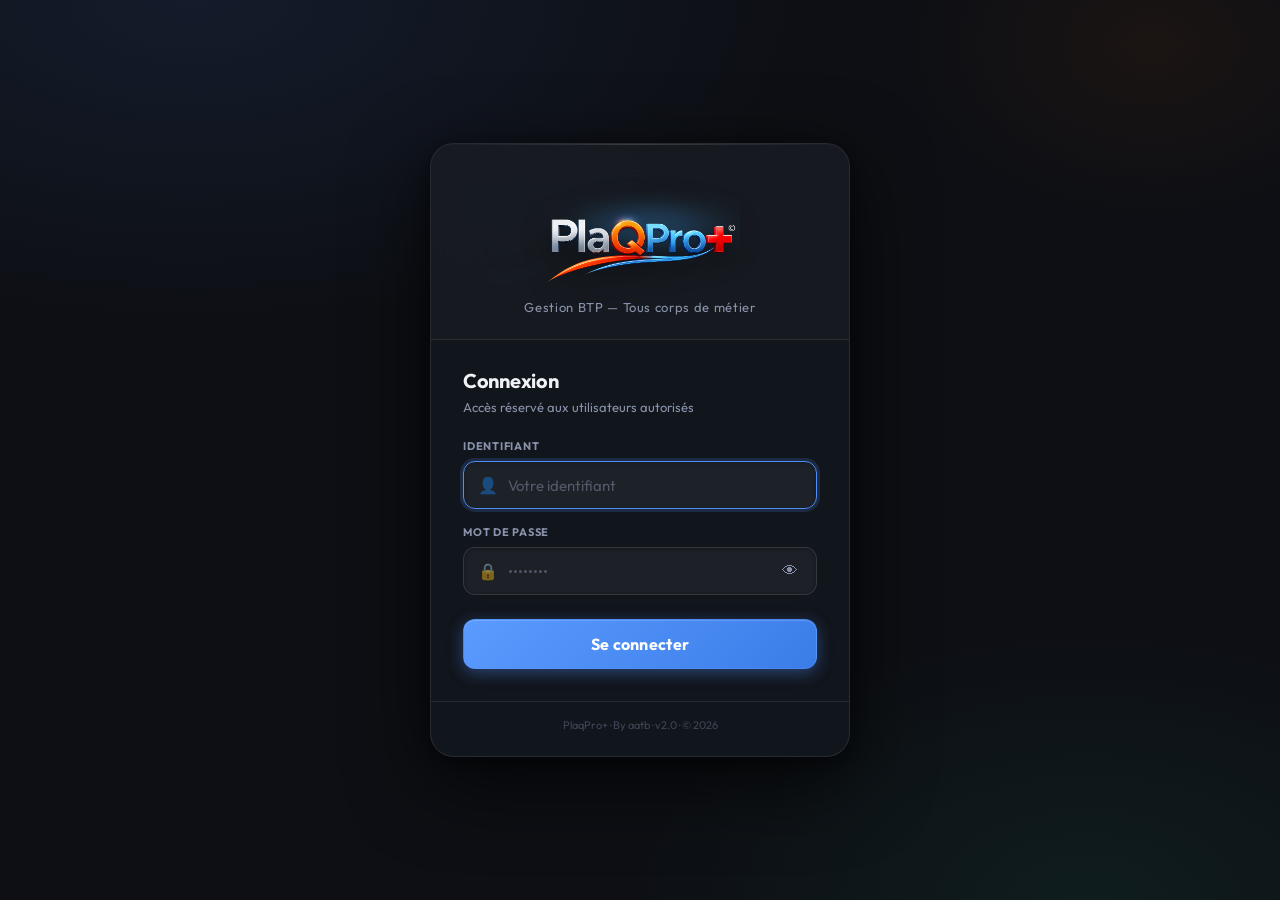
<file: login.html>
﻿<!DOCTYPE html>
<html lang="fr">
<head>
  <!-- config.local.js chargé uniquement en local — ignoré en production -->
  <script>if(typeof GROQ_API_KEY === 'undefined') window.GROQ_API_KEY = '';</script>
  <meta charset="UTF-8">
  <meta name="viewport" content="width=device-width, initial-scale=1.0">
  <meta http-equiv="Cache-Control" content="no-cache, no-store, must-revalidate">
  <meta http-equiv="Pragma" content="no-cache">
  <meta http-equiv="Expires" content="0">
  <title>PlaqPro+ — Connexion</title>
  <link rel="preconnect" href="https://fonts.googleapis.com">
  <link href="https://fonts.googleapis.com/css2?family=Outfit:wght@300;400;500;600;700;800&display=swap" rel="stylesheet">
  <style>
    *, *::before, *::after { box-sizing: border-box; margin: 0; padding: 0; }

    :root {
      --accent:   #4F8EF7;
      --green:    #2DD4A0;
      --orange:   #FF6B00;
      --red:      #F75B5B;
      --bg:       #0D0F14;
      --surface:  #13161E;
      --elevated: #1A1E2A;
      --glass:    rgba(255,255,255,0.05);
      --border:   rgba(255,255,255,0.09);
      --text:     #F0F2F8;
      --muted:    #8892AA;
      --font:     'Outfit', sans-serif;
    }

    html, body {
      height: 100%;
      font-family: var(--font);
      background: var(--bg);
      color: var(--text);
      -webkit-font-smoothing: antialiased;
    }

    body {
      display: flex;
      align-items: center;
      justify-content: center;
      min-height: 100vh;
      background-image:
        radial-gradient(ellipse 80% 60% at 15% 0%, rgba(79,142,247,0.10) 0%, transparent 60%),
        radial-gradient(ellipse 60% 50% at 85% 100%, rgba(45,212,160,0.07) 0%, transparent 60%),
        radial-gradient(ellipse 40% 40% at 90% 5%, rgba(255,107,0,0.06) 0%, transparent 50%);
      padding: 20px;
    }

    /* ── Carte de connexion ── */
    .login-card {
      width: 100%;
      max-width: 420px;
      background: rgba(19,22,30,0.92);
      backdrop-filter: blur(32px) saturate(160%);
      border: 1px solid var(--border);
      border-radius: 24px;
      box-shadow: 0 24px 80px rgba(0,0,0,0.7), 0 4px 20px rgba(0,0,0,0.5);
      overflow: hidden;
      position: relative;
    }

    /* Ligne de shine en haut */
    .login-card::before {
      content: '';
      position: absolute;
      top: 0; left: 0; right: 0;
      height: 1px;
      background: linear-gradient(90deg, transparent, rgba(255,255,255,0.15), transparent);
    }

    /* ── Logo ── */
    .login-logo {
      padding: 32px 32px 24px;
      text-align: center;
      border-bottom: 1px solid var(--border);
      background: rgba(255,255,255,0.02);
    }

    .login-logo img {
      width: 200px;
      height: auto;
      filter: drop-shadow(0 4px 12px rgba(0,0,0,0.5));
    }

    .login-logo-text {
      font-size: 13px;
      color: var(--muted);
      margin-top: 8px;
      letter-spacing: 0.05em;
    }

    /* ── Corps ── */
    .login-body {
      padding: 28px 32px 32px;
    }

    .login-title {
      font-size: 20px;
      font-weight: 700;
      color: var(--text);
      margin-bottom: 6px;
      letter-spacing: -0.3px;
    }

    .login-sub {
      font-size: 13px;
      color: var(--muted);
      margin-bottom: 24px;
    }

    /* ── Champs ── */
    .form-group {
      margin-bottom: 16px;
    }

    .form-label {
      display: block;
      font-size: 11px;
      font-weight: 700;
      color: var(--muted);
      text-transform: uppercase;
      letter-spacing: 0.07em;
      margin-bottom: 8px;
    }

    .input-wrap {
      display: flex;
      align-items: center;
      gap: 10px;
      background: rgba(255,255,255,0.05);
      border: 1px solid rgba(255,255,255,0.10);
      border-radius: 12px;
      padding: 0 14px;
      transition: border-color 0.15s, box-shadow 0.15s;
      box-shadow: inset 0 1px 4px rgba(0,0,0,0.3);
    }

    .input-wrap:focus-within {
      border-color: var(--accent);
      box-shadow: 0 0 0 3px rgba(79,142,247,0.18), inset 0 1px 4px rgba(0,0,0,0.2);
    }

    .input-icon {
      font-size: 16px;
      flex-shrink: 0;
      opacity: 0.5;
    }

    .input-wrap input {
      flex: 1;
      height: 46px;
      background: none;
      border: none;
      outline: none;
      font-family: var(--font);
      font-size: 15px;
      color: var(--text);
    }

    .input-wrap input::placeholder { color: rgba(136,146,170,0.5); }

    .input-toggle {
      background: none;
      border: none;
      cursor: pointer;
      color: var(--muted);
      font-size: 16px;
      padding: 4px;
      border-radius: 6px;
      transition: color 0.12s;
      flex-shrink: 0;
    }
    .input-toggle:hover { color: var(--text); }

    /* ── Message d'erreur ── */
    .login-error {
      display: none;
      align-items: center;
      gap: 8px;
      padding: 10px 14px;
      background: rgba(247,91,91,0.12);
      border: 1px solid rgba(247,91,91,0.25);
      border-radius: 10px;
      margin-bottom: 16px;
      font-size: 13px;
      color: var(--red);
      animation: shake 0.3s ease;
    }

    .login-error.visible { display: flex; }

    @keyframes shake {
      0%, 100% { transform: translateX(0); }
      25%       { transform: translateX(-6px); }
      75%       { transform: translateX(6px); }
    }

    /* ── Bouton ── */
    .btn-login {
      width: 100%;
      height: 50px;
      background: linear-gradient(135deg, #5B9BFF, #3B7DE8);
      color: white;
      border: 1px solid rgba(79,142,247,0.3);
      border-radius: 12px;
      font-family: var(--font);
      font-size: 16px;
      font-weight: 700;
      cursor: pointer;
      transition: all 0.18s ease;
      box-shadow: 0 4px 16px rgba(79,142,247,0.4), inset 0 1px 0 rgba(255,255,255,0.15);
      margin-top: 8px;
      position: relative;
      overflow: hidden;
      letter-spacing: 0.02em;
    }

    .btn-login::after {
      content: '';
      position: absolute;
      top: 0; left: -100%; width: 60%; height: 100%;
      background: linear-gradient(90deg, transparent, rgba(255,255,255,0.18), transparent);
      transition: left 0.5s ease;
    }

    .btn-login:hover {
      background: linear-gradient(135deg, #6BABFF, #4F8EF7);
      box-shadow: 0 6px 25px rgba(79,142,247,0.55), inset 0 1px 0 rgba(255,255,255,0.2);
      transform: translateY(-1px);
    }

    .btn-login:hover::after { left: 150%; }
    .btn-login:active { transform: translateY(0); }

    .btn-login:disabled {
      opacity: 0.5;
      cursor: default;
      transform: none;
    }

    /* ── Spinner ── */
    .spinner {
      display: none;
      width: 18px;
      height: 18px;
      border: 2px solid rgba(255,255,255,0.3);
      border-top-color: white;
      border-radius: 50%;
      animation: spin 0.7s linear infinite;
      margin: 0 auto;
    }

    @keyframes spin { to { transform: rotate(360deg); } }

    /* ── Pied ── */
    .login-footer {
      padding: 16px 32px 24px;
      text-align: center;
      font-size: 11px;
      color: rgba(136,146,170,0.4);
      border-top: 1px solid var(--border);
    }

    /* ── Tentatives bloquées ── */
    .login-blocked {
      display: none;
      text-align: center;
      padding: 16px;
      background: rgba(247,91,91,0.08);
      border-radius: 10px;
      margin-bottom: 16px;
    }

    .login-blocked.visible { display: block; }
    .countdown { font-size: 24px; font-weight: 800; color: var(--red); }
  </style>
  <link rel="manifest" href="manifest.json">
  <meta name="theme-color" content="#0D0F14">
  <meta name="mobile-web-app-capable" content="yes">
  <meta name="apple-mobile-web-app-capable" content="yes">
  <meta name="apple-mobile-web-app-status-bar-style" content="black-translucent">
  <meta name="apple-mobile-web-app-title" content="PlaqPro+">
  <link rel="apple-touch-icon" href="assets/icon-192.png">
</head>
<body>

  <div class="login-card">

    <!-- Logo -->
    <div class="login-logo">
      <img src="assets/Logo Plaqpro+.png" alt="PlaqPro+" onerror="this.style.display='none';document.getElementById('logo-fallback').style.display='block'">
      <div id="logo-fallback" style="display:none;font-size:28px;font-weight:900;background:linear-gradient(135deg,#4F8EF7,#2DD4A0);-webkit-background-clip:text;-webkit-text-fill-color:transparent">
        PlaQPro+
      </div>
      <div class="login-logo-text">Gestion BTP — Tous corps de métier</div>
    </div>

    <!-- Corps -->
    <div class="login-body">
      <div class="login-title">Connexion</div>
      <div class="login-sub">Accès réservé aux utilisateurs autorisés</div>

      <!-- Erreur -->
      <div class="login-error" id="login-error">
        <span>⚠️</span>
        <span id="login-error-msg">Identifiant ou mot de passe incorrect</span>
      </div>

      <!-- Blocage -->
      <div class="login-blocked" id="login-blocked">
        <div style="font-size:13px;color:var(--red);margin-bottom:4px">Trop de tentatives échouées</div>
        <div class="countdown" id="countdown">30</div>
        <div style="font-size:12px;color:var(--muted);margin-top:4px">secondes avant de réessayer</div>
      </div>

      <!-- Formulaire -->
      <form id="login-form" onsubmit="Auth.login(event)">
        <div class="form-group">
          <label class="form-label" for="login-user">Identifiant</label>
          <div class="input-wrap">
            <span class="input-icon">👤</span>
            <input type="text" id="login-user" placeholder="Votre identifiant"
              autocomplete="username" spellcheck="false" required>
          </div>
        </div>

        <div class="form-group">
          <label class="form-label" for="login-pass">Mot de passe</label>
          <div class="input-wrap">
            <span class="input-icon">🔒</span>
            <input type="password" id="login-pass" placeholder="••••••••"
              autocomplete="current-password" required>
            <button type="button" class="input-toggle" onclick="Auth.togglePass()" id="toggle-pass" title="Afficher/masquer" aria-label="Afficher/masquer le mot de passe">👁</button>
          </div>
        </div>

        <button type="submit" class="btn-login" id="btn-login">
          <span id="btn-login-text">Se connecter</span>
          <div class="spinner" id="btn-spinner"></div>
        </button>
      </form>
    </div>

    <div class="login-footer">
      PlaqPro+ · By aatb · v2.0 · © 2026
    </div>
  </div>

  <script>
  const Auth = {

    // ── Utilisateurs (hash SHA-256 des mots de passe) ────────
    USERS: [
      { user: 'admin',    hash: '3723c651762632813dbd296aa9f7cd71fdc077fe6028d2e9346e065bb408f1b4', role: 'admin', nom: 'Administrateur' },
      { user: 'gabriel',  hash: '3723c651762632813dbd296aa9f7cd71fdc077fe6028d2e9346e065bb408f1b4', role: 'admin', nom: 'Gabriel' },
      { user: 'testeur1', hash: '3006598f50d096cb201b8955a2519c28707b588d54ab034cf857769b8da675a3', role: 'user',  nom: 'Testeur 1' },
      { user: 'testeur2', hash: '3006598f50d096cb201b8955a2519c28707b588d54ab034cf857769b8da675a3', role: 'user',  nom: 'Testeur 2' },
    ],

    MAX_TENTATIVES: 5,
    BLOCAGE_SEC: 30,
    _tentatives: 0,
    _bloque: false,

    // ── Hash SHA-256 simplifié (pour démo — en prod utiliser bcrypt côté serveur) ──
    async hash(str) {
      const buf  = await crypto.subtle.digest('SHA-256', new TextEncoder().encode(str));
      return Array.from(new Uint8Array(buf)).map(b => b.toString(16).padStart(2, '0')).join('');
    },

    // ── Connexion ─────────────────────────────────────────────
    async login(e) {
      e.preventDefault();
      if (this._bloque) return;

      const user = document.getElementById('login-user').value.trim().toLowerCase();
      const pass = document.getElementById('login-pass').value;

      if (!user || !pass) {
        this.erreur('Veuillez remplir tous les champs');
        return;
      }

      // Animation chargement
      this.setLoading(true);
      await new Promise(r => setTimeout(r, 600)); // délai UX

      const hashSaisi = await this.hash(pass);
      const compte = this.USERS.find(u => u.user === user);

      const passwordOk = compte && compte.hash === hashSaisi;

      if (passwordOk) {
        this.succes(compte);
      } else {
        this._tentatives++;
        this.setLoading(false);

        if (this._tentatives >= this.MAX_TENTATIVES) {
          this.bloquer();
        } else {
          const restants = this.MAX_TENTATIVES - this._tentatives;
          this.erreur(`Identifiant ou mot de passe incorrect (${restants} tentative${restants > 1 ? 's' : ''} restante${restants > 1 ? 's' : ''})`);
          document.getElementById('login-pass').value = '';
          document.getElementById('login-pass').focus();
        }
      }
    },

    // ── Succès connexion ─────────────────────────────────────
    succes(compte) {
      // Stocker la session
      sessionStorage.setItem('plaqpro_session', JSON.stringify({
        user:      compte.user,
        nom:       compte.nom,
        role:      compte.role,
        loginAt:   new Date().toISOString(),
        expiresAt: new Date(Date.now() + 8 * 3600000).toISOString(), // 8h
      }));

      // Animation succès
      const btn = document.getElementById('btn-login');
      btn.style.background = 'linear-gradient(135deg, #2DD4A0, #22B589)';
      btn.style.boxShadow  = '0 4px 20px rgba(45,212,160,0.5)';
      document.getElementById('btn-login-text').textContent = '✓ Connecté — redirection...';

      setTimeout(() => {
        const isMobile = window.innerWidth < 768;
        window.location.href = isMobile ? 'index.html?page=chantier_mobile' : 'index.html';
      }, 800);
    },

    // ── Erreur ───────────────────────────────────────────────
    erreur(msg) {
      const el = document.getElementById('login-error');
      document.getElementById('login-error-msg').textContent = msg;
      el.classList.remove('visible');
      void el.offsetWidth; // reset animation
      el.classList.add('visible');
    },

    // ── Blocage temporaire ────────────────────────────────────
    bloquer() {
      this._bloque = true;
      document.getElementById('login-error').classList.remove('visible');
      document.getElementById('login-blocked').classList.add('visible');
      document.getElementById('btn-login').disabled = true;
      document.getElementById('login-form').style.opacity = '0.4';
      document.getElementById('login-form').style.pointerEvents = 'none';

      let restant = this.BLOCAGE_SEC;
      const interval = setInterval(() => {
        restant--;
        document.getElementById('countdown').textContent = restant;
        if (restant <= 0) {
          clearInterval(interval);
          this._bloque = false;
          this._tentatives = 0;
          document.getElementById('login-blocked').classList.remove('visible');
          document.getElementById('btn-login').disabled = false;
          document.getElementById('login-form').style.opacity = '1';
          document.getElementById('login-form').style.pointerEvents = 'auto';
        }
      }, 1000);
    },

    // ── Afficher/masquer mot de passe ────────────────────────
    togglePass() {
      const inp = document.getElementById('login-pass');
      const btn = document.getElementById('toggle-pass');
      if (inp.type === 'password') {
        inp.type = 'text';
        btn.textContent = '🙈';
      } else {
        inp.type = 'password';
        btn.textContent = '👁';
      }
    },

    // ── Loading ───────────────────────────────────────────────
    setLoading(on) {
      const btn  = document.getElementById('btn-login');
      const txt  = document.getElementById('btn-login-text');
      const spin = document.getElementById('btn-spinner');
      btn.disabled  = on;
      txt.style.display  = on ? 'none' : 'block';
      spin.style.display = on ? 'block' : 'none';
    },
  };

  // Focus automatique
  document.getElementById('login-user').focus();

  // Enter sur champ username → passe au mot de passe
  document.getElementById('login-user').addEventListener('keydown', e => {
    if (e.key === 'Enter') {
      e.preventDefault();
      document.getElementById('login-pass').focus();
    }
  });
  </script>

  <script>
    if ('serviceWorker' in navigator) {
      navigator.serviceWorker.register('sw.js').catch(()=>{});
    }
    // Paramètre page au démarrage depuis shortcut PWA
    const urlParams = new URLSearchParams(window.location.search);
    const startPage = urlParams.get('page');
    if (startPage && typeof App !== 'undefined') {
      document.addEventListener('DOMContentLoaded', () => setTimeout(() => App.navigate(startPage), 500));
    }
  </script>
</body>
</html>
</file>
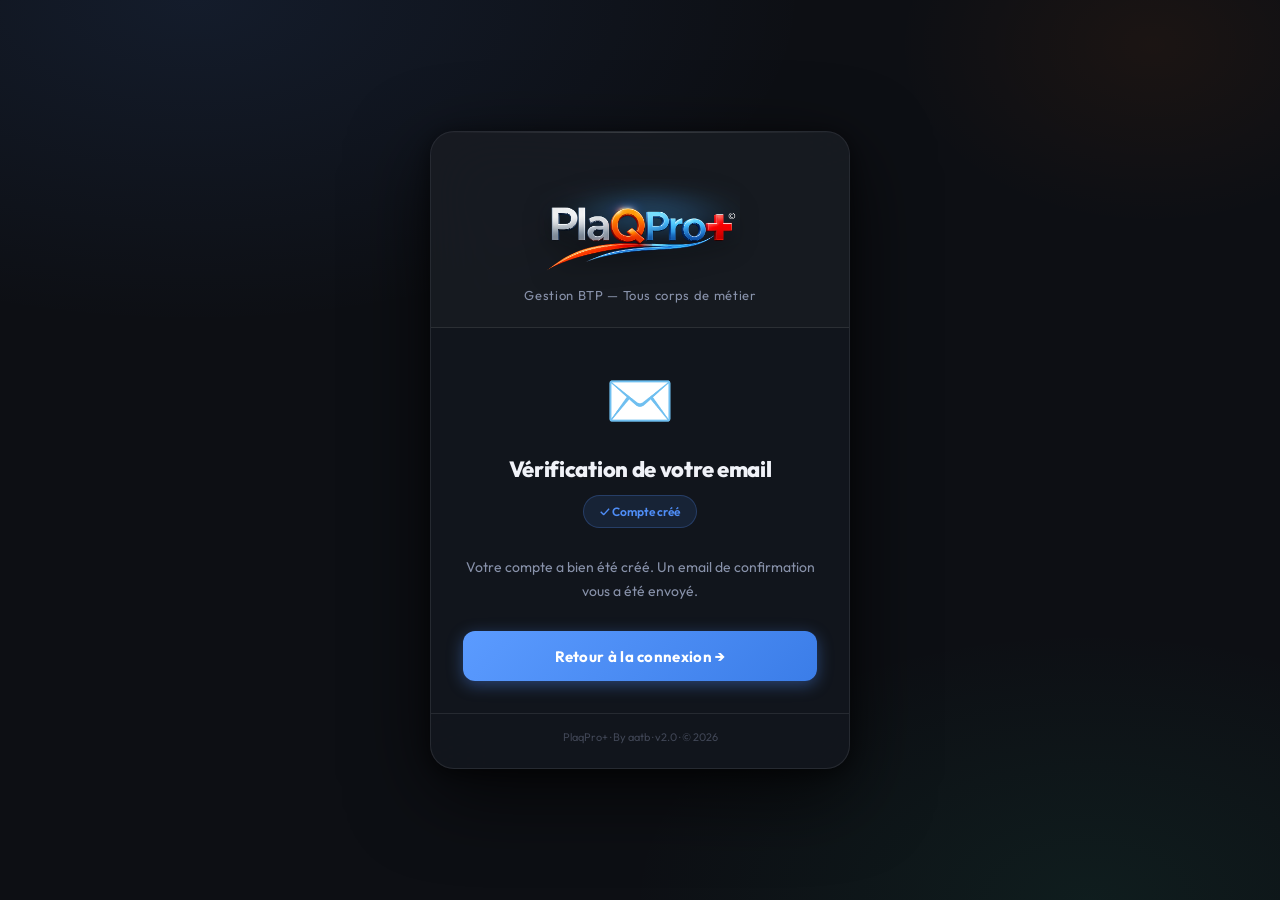
<file: verify.html>
<!DOCTYPE html>
<html lang="fr">
<head>
  <script>if(typeof GROQ_API_KEY === 'undefined') window.GROQ_API_KEY = '';</script>
  <meta charset="UTF-8">
  <meta name="viewport" content="width=device-width, initial-scale=1.0">
  <meta http-equiv="Cache-Control" content="no-cache, no-store, must-revalidate">
  <meta http-equiv="Pragma" content="no-cache">
  <meta http-equiv="Expires" content="0">
  <title>PlaqPro+ — Vérification</title>
  <link rel="preconnect" href="https://fonts.googleapis.com">
  <link href="https://fonts.googleapis.com/css2?family=Outfit:wght@300;400;500;600;700;800&display=swap" rel="stylesheet">
  <style>
    *, *::before, *::after { box-sizing: border-box; margin: 0; padding: 0; }

    :root {
      --accent:   #4F8EF7;
      --green:    #2DD4A0;
      --orange:   #FF6B00;
      --red:      #F75B5B;
      --bg:       #0D0F14;
      --surface:  #13161E;
      --elevated: #1A1E2A;
      --glass:    rgba(255,255,255,0.05);
      --border:   rgba(255,255,255,0.09);
      --text:     #F0F2F8;
      --muted:    #8892AA;
      --font:     'Outfit', sans-serif;
    }

    html, body {
      height: 100%;
      font-family: var(--font);
      background: var(--bg);
      color: var(--text);
      -webkit-font-smoothing: antialiased;
    }

    body {
      display: flex;
      align-items: center;
      justify-content: center;
      min-height: 100vh;
      background-image:
        radial-gradient(ellipse 80% 60% at 15% 0%, rgba(79,142,247,0.10) 0%, transparent 60%),
        radial-gradient(ellipse 60% 50% at 85% 100%, rgba(45,212,160,0.07) 0%, transparent 60%),
        radial-gradient(ellipse 40% 40% at 90% 5%, rgba(255,107,0,0.06) 0%, transparent 50%);
      padding: 20px;
    }

    .login-card {
      width: 100%;
      max-width: 420px;
      background: rgba(19,22,30,0.92);
      backdrop-filter: blur(32px) saturate(160%);
      border: 1px solid var(--border);
      border-radius: 24px;
      box-shadow: 0 24px 80px rgba(0,0,0,0.7), 0 4px 20px rgba(0,0,0,0.5);
      overflow: hidden;
      position: relative;
    }

    .login-card::before {
      content: '';
      position: absolute;
      top: 0; left: 0; right: 0;
      height: 1px;
      background: linear-gradient(90deg, transparent, rgba(255,255,255,0.15), transparent);
    }

    .login-logo {
      padding: 32px 32px 24px;
      text-align: center;
      border-bottom: 1px solid var(--border);
      background: rgba(255,255,255,0.02);
    }

    .login-logo img {
      width: 200px;
      height: auto;
      filter: drop-shadow(0 4px 12px rgba(0,0,0,0.5));
    }

    .login-logo-text {
      font-size: 13px;
      color: var(--muted);
      margin-top: 8px;
      letter-spacing: 0.05em;
    }

    .login-body {
      padding: 36px 32px 32px;
      text-align: center;
    }

    .verify-icon {
      font-size: 56px;
      margin-bottom: 20px;
      display: block;
    }

    .verify-title {
      font-size: 22px;
      font-weight: 800;
      color: var(--text);
      margin-bottom: 12px;
      letter-spacing: -0.3px;
    }

    .verify-message {
      font-size: 14px;
      color: var(--muted);
      line-height: 1.7;
      margin-bottom: 28px;
    }

    .verify-badge {
      display: inline-flex;
      align-items: center;
      gap: 8px;
      padding: 8px 16px;
      border-radius: 20px;
      font-size: 12px;
      font-weight: 600;
      margin-bottom: 28px;
    }

    .verify-badge.email {
      background: rgba(79,142,247,0.12);
      border: 1px solid rgba(79,142,247,0.25);
      color: var(--accent);
    }

    .verify-badge.premium {
      background: rgba(245,158,11,0.12);
      border: 1px solid rgba(245,158,11,0.25);
      color: #f59e0b;
    }

    .btn-verify {
      width: 100%;
      height: 50px;
      color: white;
      border: none;
      border-radius: 12px;
      font-family: var(--font);
      font-size: 15px;
      font-weight: 700;
      cursor: pointer;
      transition: all 0.18s ease;
      letter-spacing: 0.02em;
      text-decoration: none;
      display: flex;
      align-items: center;
      justify-content: center;
    }

    .btn-verify.email {
      background: linear-gradient(135deg, #5B9BFF, #3B7DE8);
      box-shadow: 0 4px 16px rgba(79,142,247,0.4);
    }

    .btn-verify.email:hover {
      background: linear-gradient(135deg, #6BABFF, #4F8EF7);
      box-shadow: 0 6px 25px rgba(79,142,247,0.55);
      transform: translateY(-1px);
    }

    .btn-verify.premium {
      background: linear-gradient(135deg, #f59e0b, #d97706);
      box-shadow: 0 4px 16px rgba(245,158,11,0.4);
    }

    .btn-verify.premium:hover {
      background: linear-gradient(135deg, #fbbf24, #f59e0b);
      box-shadow: 0 6px 25px rgba(245,158,11,0.55);
      transform: translateY(-1px);
    }

    .btn-verify:active { transform: translateY(0); }

    .login-footer {
      padding: 16px 32px 24px;
      text-align: center;
      font-size: 11px;
      color: rgba(136,146,170,0.4);
      border-top: 1px solid var(--border);
    }
  </style>
  <link rel="manifest" href="manifest.json">
  <meta name="theme-color" content="#0D0F14">
  <meta name="mobile-web-app-capable" content="yes">
  <meta name="apple-mobile-web-app-capable" content="yes">
  <meta name="apple-mobile-web-app-status-bar-style" content="black-translucent">
  <meta name="apple-mobile-web-app-title" content="PlaqPro+">
  <link rel="apple-touch-icon" href="assets/icon-192.png">
</head>
<body>

  <div class="login-card">

    <div class="login-logo">
      <img src="assets/Logo Plaqpro+.png" alt="PlaqPro+" onerror="this.style.display='none';document.getElementById('logo-fallback').style.display='block'">
      <div id="logo-fallback" style="display:none;font-size:28px;font-weight:900;background:linear-gradient(135deg,#4F8EF7,#2DD4A0);-webkit-background-clip:text;-webkit-text-fill-color:transparent">
        PlaQPro+
      </div>
      <div class="login-logo-text">Gestion BTP — Tous corps de métier</div>
    </div>

    <div class="login-body">
      <span class="verify-icon" id="verify-icon"></span>
      <div class="verify-title" id="verify-title"></div>
      <div class="verify-badge" id="verify-badge"></div>
      <div class="verify-message" id="verify-message"></div>
      <a class="btn-verify" id="verify-btn" href="#"></a>
    </div>

    <div class="login-footer">
      PlaqPro+ · By aatb · v2.0 · © 2026
    </div>
  </div>

  <script>
    (function() {
  const p        = new URLSearchParams(window.location.search);
  const mode     = p.get('mode');
  const id       = p.get('id');
  const nom      = p.get('n');
  const annee    = p.get('a');
  const hParam   = p.get('h');

  function genererHash(id, nom, annee) {
    const sel = 'PP+' + (id.length * 7 + 31) + 'xK9' + annee + 'zQ';
    const str = sel + '|' + id + '|' + nom.toLowerCase().trim() + '|' + annee;
    let h1 = 0x9e3779b9, h2 = 0x6c62272e;
    for (let i = 0; i < str.length; i++) {
      const c = str.charCodeAt(i);
      h1 = Math.imul(h1 ^ c, 0x9e3779b9) >>> 0;
      h2 = Math.imul(h2 ^ c, 0x85ebca77) >>> 0;
    }
    h1 = (Math.imul(h1 ^ (h1 >>> 16), 0x85ebca6b) ^ Math.imul(h2 ^ (h2 >>> 13), 0xc2b2ae35)) >>> 0;
    return (h1 >>> 0).toString(36).toUpperCase().padStart(8, '0').substring(0, 8);
  }

  let config;

  if (id && nom && annee && hParam) {
    const anneeInt = parseInt(annee, 10);
    const anneeActuelle = new Date().getFullYear();
    const hCalc = genererHash(id, nom, annee);
    const valid = (hCalc === hParam) && (anneeInt === anneeActuelle);
    config = valid ? {
      icon:    '⭐',
      title:   'Carte Premium vérifiée',
      badge:   '✓ Membre ' + id + ' — ' + decodeURIComponent(nom),
      badgeCls:'premium',
      message: 'Cette carte PlaqPro+ est authentique. Année ' + annee + '.',
      btnText: 'Accéder à l\'application →',
      btnHref: 'index.html',
      btnCls:  'premium',
    } : (anneeInt < anneeActuelle) ? {
      icon:    '📅',
      title:   'Carte expirée',
      badge:   '✗ Carte ' + annee,
      badgeCls:'email',
      message: 'Cette carte PlaqPro+ a expiré. Le membre doit régénérer sa carte depuis l\'application.',
      btnText: 'Retour à la connexion →',
      btnHref: 'login.html',
      btnCls:  'email',
    } : {
      icon:    '❌',
      title:   'Carte invalide',
      badge:   '✗ Vérification échouée',
      badgeCls:'email',
      message: 'Cette carte ne correspond à aucun membre PlaqPro+ valide.',
      btnText: 'Retour à la connexion →',
      btnHref: 'login.html',
      btnCls:  'email',
    };
  } else {
    config = {
      icon:    '✉️',
      title:   'Vérification de votre email',
      badge:   '✓ Compte créé',
      badgeCls:'email',
      message: 'Votre compte a bien été créé. Un email de confirmation vous a été envoyé.',
      btnText: 'Retour à la connexion →',
      btnHref: 'login.html',
      btnCls:  'email',
    };
  }

  document.getElementById('verify-icon').textContent    = config.icon;
  document.getElementById('verify-title').textContent   = config.title;
  document.getElementById('verify-message').textContent = config.message;
  const badge = document.getElementById('verify-badge');
  badge.textContent = config.badge;
  badge.classList.add(config.badgeCls);
  const btn = document.getElementById('verify-btn');
  btn.textContent = config.btnText;
  btn.href        = config.btnHref;
  btn.classList.add(config.btnCls);
  document.title = 'PlaqPro+ — ' + config.title;
})();
  </script>

  <script>
    if ('serviceWorker' in navigator) {
      navigator.serviceWorker.register('sw.js').catch(() => {});
    }
  </script>
</body>
</html>
</file>
<file: css/atlas.css>
:root {
  --atlas-bg: #f5f7fb;
  --atlas-panel: #ffffff;
  --atlas-text: #18202f;
  --atlas-muted: #657083;
  --atlas-line: #dce3ef;
  --atlas-primary: #1167d8;
  --atlas-primary-dark: #0b4fa7;
  --atlas-ok: #177245;
  --atlas-warn: #a96300;
  --atlas-radius: 8px;
  --atlas-shadow: 0 12px 34px rgba(22, 36, 60, 0.12);
}

* {
  box-sizing: border-box;
}

body {
  margin: 0;
  min-height: 100vh;
  background: var(--atlas-bg);
  color: var(--atlas-text);
  font-family: Inter, system-ui, -apple-system, BlinkMacSystemFont, "Segoe UI", sans-serif;
}

.atlas-shell {
  width: min(1180px, 100%);
  min-height: 100vh;
  margin: 0 auto;
  padding: 24px;
  display: grid;
  grid-template-columns: minmax(280px, 0.85fr) minmax(0, 1.15fr);
  grid-template-areas:
    "intro conversation"
    "diagnostic conversation";
  gap: 18px;
  align-content: start;
}

.atlas-panel {
  background: var(--atlas-panel);
  border: 1px solid var(--atlas-line);
  border-radius: var(--atlas-radius);
  box-shadow: var(--atlas-shadow);
  padding: 22px;
}

.atlas-intro {
  grid-area: intro;
}

.atlas-conversation-panel {
  grid-area: conversation;
  min-height: calc(100vh - 48px);
  display: flex;
  flex-direction: column;
}

.atlas-diagnostic-panel {
  grid-area: diagnostic;
}

.atlas-kicker {
  margin: 0 0 10px;
  color: var(--atlas-primary);
  font-size: 0.82rem;
  font-weight: 700;
  text-transform: uppercase;
  letter-spacing: 0.08em;
}

h1,
h2 {
  margin: 0;
  letter-spacing: 0;
}

h1 {
  font-size: clamp(2rem, 3.5vw, 3.2rem);
  line-height: 1;
}

h2 {
  font-size: 1.05rem;
  margin-bottom: 14px;
}

.atlas-lead {
  margin: 14px 0 20px;
  color: var(--atlas-muted);
  font-size: 1.02rem;
}

.atlas-form {
  display: grid;
  gap: 12px;
}

.atlas-label {
  font-weight: 700;
  font-size: 0.92rem;
}

#atlas-input {
  width: 100%;
  min-height: 118px;
  resize: vertical;
  border: 1px solid var(--atlas-line);
  border-radius: var(--atlas-radius);
  padding: 12px 14px;
  font: inherit;
  color: var(--atlas-text);
  background: #fbfcff;
}

#atlas-input:focus {
  outline: 3px solid rgba(17, 103, 216, 0.16);
  border-color: var(--atlas-primary);
}

#atlas-submit {
  min-height: 44px;
  border: 0;
  border-radius: var(--atlas-radius);
  padding: 0 18px;
  background: var(--atlas-primary);
  color: #ffffff;
  font: inherit;
  font-weight: 800;
  cursor: pointer;
}

#atlas-submit:hover,
#atlas-submit:focus-visible {
  background: var(--atlas-primary-dark);
}

#atlas-submit:disabled {
  cursor: not-allowed;
  opacity: 0.6;
}

.atlas-conversation {
  flex: 1;
  display: flex;
  flex-direction: column;
  gap: 12px;
  overflow: auto;
  padding-right: 4px;
}

.atlas-message {
  width: min(88%, 640px);
  border: 1px solid var(--atlas-line);
  border-radius: var(--atlas-radius);
  padding: 12px 14px;
  line-height: 1.45;
  background: #f8fbff;
}

.atlas-message.user {
  align-self: flex-end;
  background: #eaf3ff;
  border-color: #c8ddf8;
}

.atlas-message.system {
  background: #fff7e8;
  border-color: #f0d6a9;
}

.atlas-message strong {
  display: block;
  margin-bottom: 4px;
  font-size: 0.82rem;
  color: var(--atlas-muted);
}

.atlas-diagnostic {
  display: grid;
  gap: 12px;
  color: var(--atlas-muted);
}

.atlas-status {
  display: inline-flex;
  width: fit-content;
  align-items: center;
  border-radius: 999px;
  padding: 6px 10px;
  font-weight: 800;
  font-size: 0.86rem;
  background: #fff7e8;
  color: var(--atlas-warn);
}

.atlas-status.ready {
  background: #e7f6ee;
  color: var(--atlas-ok);
}


.atlas-progress {
  display: grid;
  gap: 10px;
  border: 1px solid var(--atlas-line);
  border-radius: var(--atlas-radius);
  padding: 12px;
  background: #f8fbff;
}

.atlas-progress-header,
.atlas-progress-meta {
  display: flex;
  align-items: center;
  justify-content: space-between;
  gap: 10px;
}

.atlas-progress-header strong {
  color: var(--atlas-text);
  font-size: 1.6rem;
  line-height: 1;
}

.atlas-state-badge {
  display: inline-flex;
  align-items: center;
  width: fit-content;
  border-radius: 999px;
  padding: 6px 10px;
  font-size: 0.78rem;
  font-weight: 800;
  background: #eaf3ff;
  color: var(--atlas-primary-dark);
  white-space: nowrap;
}

.atlas-state-badge.ready {
  background: #e7f6ee;
  color: var(--atlas-ok);
}

.atlas-state-badge.blocked {
  background: #fff0f0;
  color: #a13b3b;
}

.atlas-progress-track {
  position: relative;
  height: 8px;
  overflow: hidden;
  border-radius: 999px;
  background: #dde7f4;
}

.atlas-progress-fill {
  height: 100%;
  border-radius: inherit;
  background: var(--atlas-primary);
  transition: width 180ms ease;
}

.atlas-progress-meta {
  color: var(--atlas-muted);
  font-size: 0.86rem;
  line-height: 1.35;
}

.atlas-progress-meta span:last-child {
  color: var(--atlas-text);
  font-weight: 700;
  text-align: right;
}

.atlas-question-details {
  display: grid;
  gap: 6px;
  margin-top: 10px;
  border-top: 1px solid var(--atlas-line);
  padding-top: 10px;
}

.atlas-question-detail {
  display: grid;
  grid-template-columns: 76px minmax(0, 1fr);
  gap: 8px;
  margin: 0;
  font-size: 0.9rem;
}

.atlas-question-detail strong {
  margin: 0;
  font-size: 0.76rem;
}

.atlas-question-detail span {
  min-width: 0;
}

.atlas-diagnostic ul {
  margin: 0;
  padding-left: 18px;
}

.atlas-empty {
  margin: 0;
  color: var(--atlas-muted);
}

@media (max-width: 760px) {
  .atlas-shell {
    min-height: 100vh;
    padding: 12px;
    grid-template-columns: 1fr;
    grid-template-areas:
      "intro"
      "conversation"
      "diagnostic";
  }

  .atlas-panel {
    padding: 16px;
  }

  .atlas-conversation-panel {
    min-height: 360px;
  }

  .atlas-message {
    width: 100%;
  }
}
</file>
